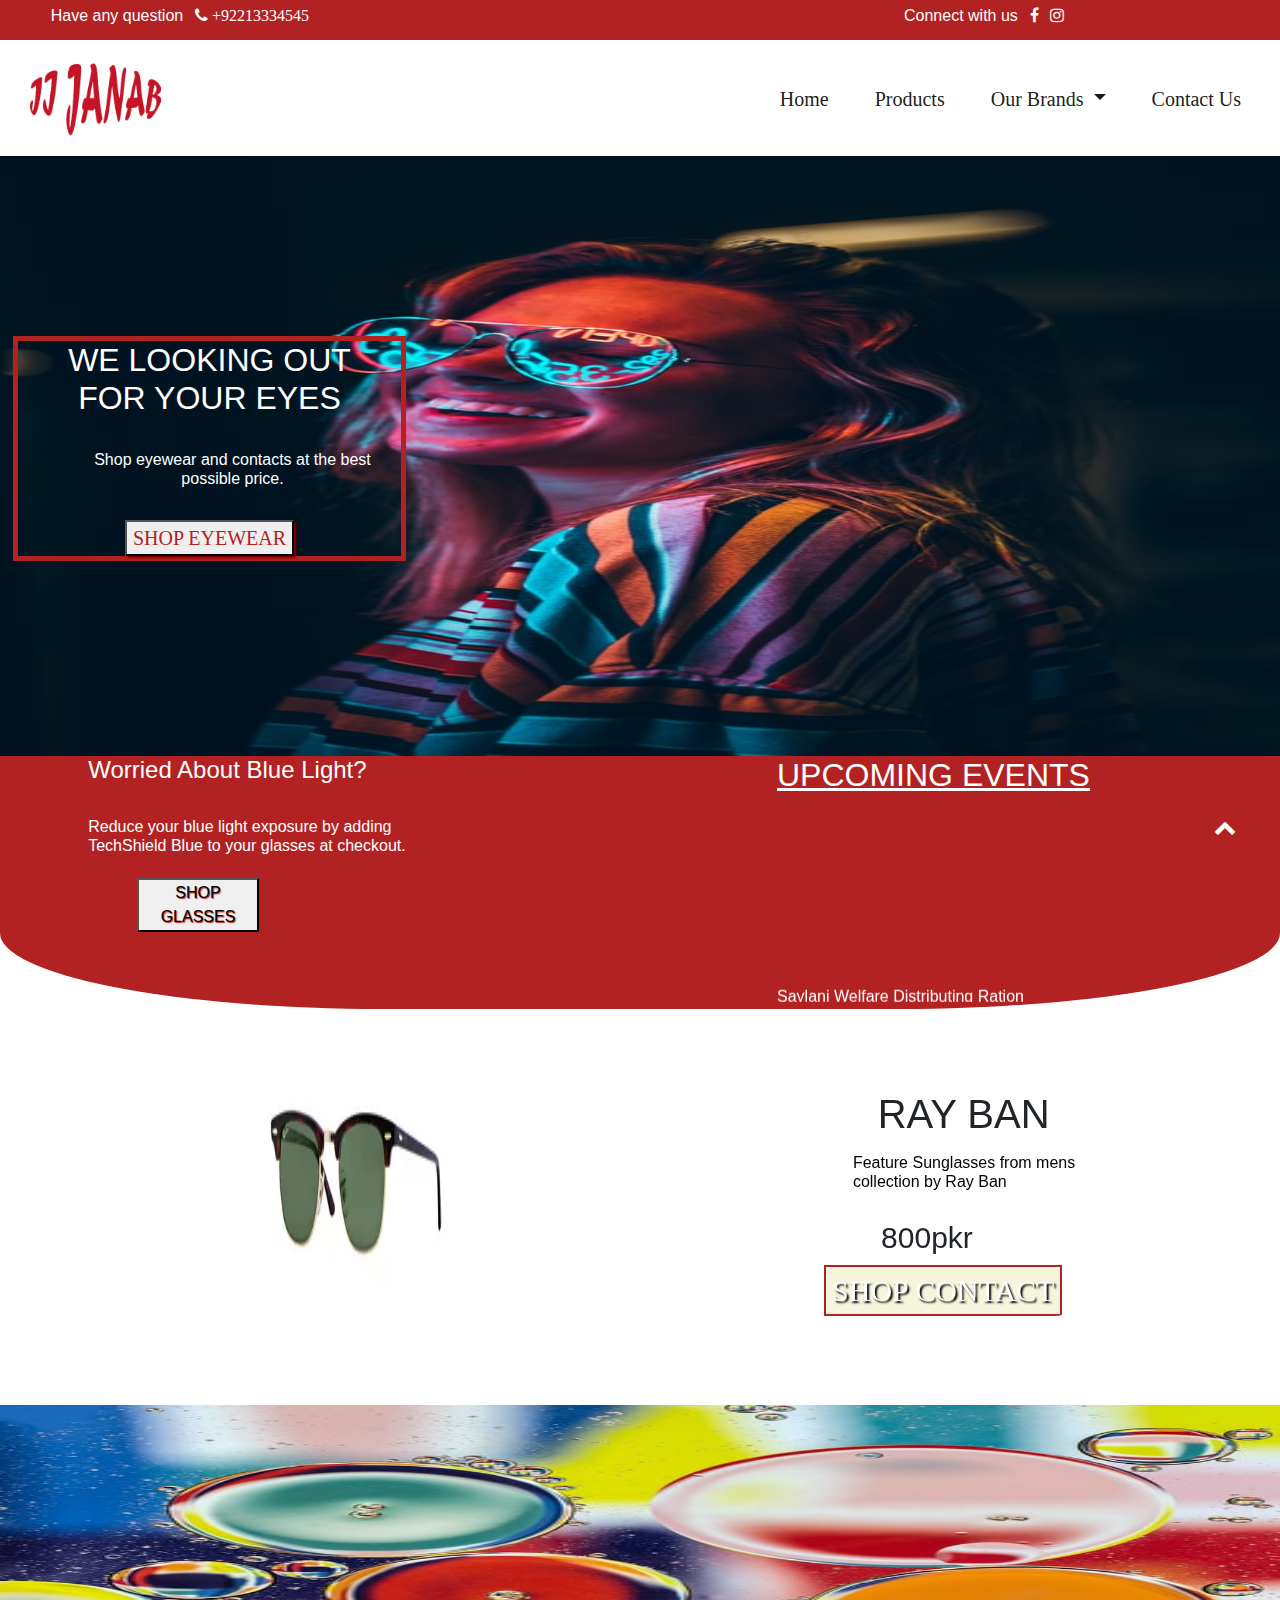
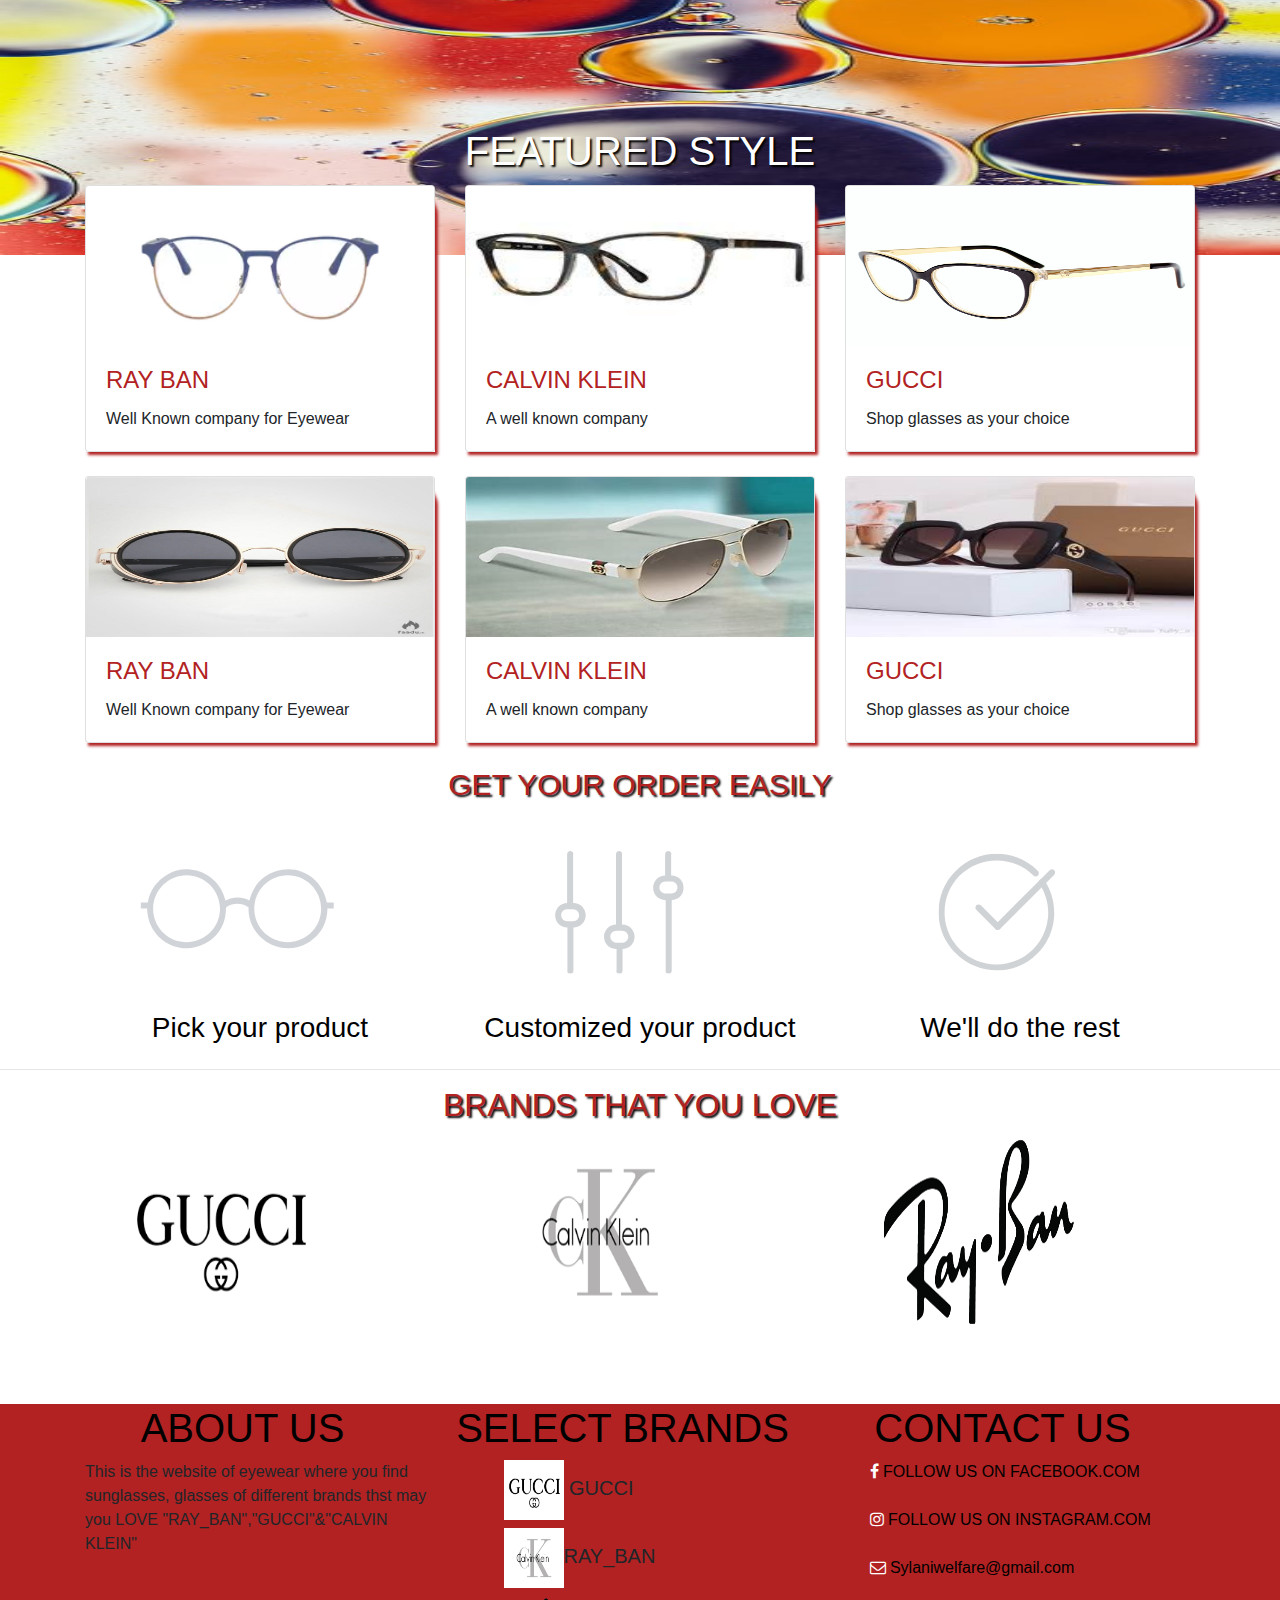
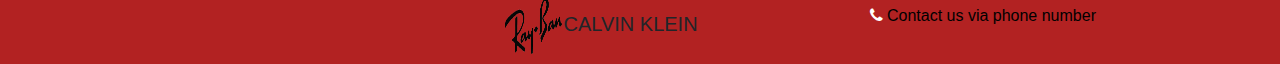
<file: public/index.html>
<!DOCTYPE html>
<html lang="en">

<head>
  <meta charset="UTF-8">
  <meta name="viewport" content="width=device-width, initial-scale=1.0">
  <meta http-equiv="X-UA-Compatible" content="ie=edge">
  <title>HOME</title>
  <link rel="stylesheet" href="style.css">
  <link rel="stylesheet" href="https://stackpath.bootstrapcdn.com/bootstrap/4.4.1/css/bootstrap.min.css" integrity="sha384-Vkoo8x4CGsO3+Hhxv8T/Q5PaXtkKtu6ug5TOeNV6gBiFeWPGFN9MuhOf23Q9Ifjh"
    crossorigin="anonymous">
  <link rel="stylesheet" href="https://cdnjs.cloudflare.com/ajax/libs/font-awesome/4.7.0/css/font-awesome.min.css">
  <link rel="stylesheet" href="https://cdnjs.cloudflare.com/ajax/libs/animate.css/4.0.0/animate.min.css" />
<link rel="stylesheet" href="mediaquery.css">
</head>

<body>
  <!-- top portion -->
  <!-- //top_portion -->
  <div class="top_portion">
    <div class="container-fluid">

      <div class="row">
        <div class="col-xs-4 col-sm-4 col-md-4 col-lg-4">
          <h6>Have any question <i class="fa fa-phone" aria-hidden="true"> +92213334545</i></h6>
        </div>
        <div class="col-xs-4 col-sm-4 col-md-4 col-lg-4">
        </div>
        <div class="col-xs-4 col-sm-4 col-md-4 col-lg-4">
          <h6>Connect with us <i class="fa fa-facebook" aria-hidden="true"></i>
            <i class="fa fa-instagram" aria-hidden="true"></i>
          </h6>
        </div>
      </div>
    </div>
  </div>
  <!-- logo -->

  <!-- navbar -->
  <div class="navbar1">
    <nav class="navbar navbar-expand-lg navbar-light">
      <a class="navbar-brand" href="#"> <img src="jijanab-removebg-preview.png" height="90px;" width="165px;"></a>
      <button class="navbar-toggler" type="button" data-toggle="collapse" data-target="#navbarSupportedContent" aria-controls="navbarSupportedContent"
        aria-expanded="false" aria-label="Toggle navigation">
        <span class="navbar-toggler-icon"></span>
      </button>

      <div class="collapse navbar-collapse" id="navbarSupportedContent">
        <ul class="navbar-nav ml-auto">
          <li class="nav-item active">
            <a class="nav-link" href="index.html">Home</a>
          </li>
          <li class="nav-item active ">
            <a class="nav-link" href="products.html">Products</a>
          </li>
          <li class="nav-item active dropdown">
            <a class="nav-link dropdown-toggle" href="#" id="navbarDropdown" role="button" data-toggle="dropdown" aria-haspopup="true"
              aria-expanded="false">
              Our Brands
            </a>
            <div class="dropdown-menu" aria-labelledby="navbarDropdown">
              <a class="dropdown-item" href="gucci.html">Gucci</a>
              <a class="dropdown-item" href="calvin_klein.html">Calvin Klein(CK)</a>
              <a class="dropdown-item" href="ray_ban.html">Ray Ban</a>
            </div>
          </li>
          <li class="nav-item active">
            <a class="nav-link " href="contactus.html">Contact Us</a>
          </li>
         
        </ul>

      </div>
    </nav>
  </div>
  <!-- carousel -->
  <div>
    <div id="carouselExampleInterval" class="carousel slide" data-ride="carousel">
      <div class="carousel-inner">
        <div class="carousel-item active" data-interval="10000">
          <img src="images1/slidera.jpg" class="d-block w-100" alt="...">
          <div class="centered">
            <h2>WE LOOKING OUT
              <BR> FOR YOUR EYES</h2><br><h6>Shop eyewear and contacts at the best possible price.</h6><br><button>SHOP EYEWEAR</button></div>
        </div>
        <!-- <div class="carousel-item" data-interval="2000">
            <img src="images1/slider2.jpg" class="d-block w-100" alt="...">
          </div>
          <div class="carousel-item">
            <img src="images1/slider3.jpg" class="d-block w-100" alt="...">
          </div>
          
          <div class="carousel-item" data-interval="2000">
            <img src="images1/slider6.png" class="d-block w-100" alt="...">
          </div> -->

      </div>
      <!-- <a class="carousel-control-prev" href="#carouselExampleInterval" role="button" data-slide="prev">
          <span class="carousel-control-prev-icon" aria-hidden="true"></span>
          <span class="sr-only">Previous</span>
        </a>
        <a class="carousel-control-next" href="#carouselExampleInterval" role="button" data-slide="next">
          <span class="carousel-control-next-icon" aria-hidden="true"></span>
          <span class="sr-only">Next</span>
        </a> -->
    </div>

  </div>

  <!-- introduction -->
  <div class="intro">
    <div class="container-fluid">

      <div class="row">
        <div class="col-xs-6 col-sm-6 col-md-6 col-lg-6">
          <h4>Worried About Blue Light?</h4>
          <br>
          <h6>Reduce your blue light exposure by adding<br> TechShield Blue to your glasses at checkout.</h6>

          <button class="animate__animated animate__zoomIn  animation__mymove 5s infinite">SHOP GLASSES</button>
        </div>
        <br>
        <div class="col-xs-6 col-sm-6 col-md-6 col-lg-6">
          <h2><u>UPCOMING EVENTS</u></h2>
          <marquee direction="up" width="250" height="200" scrollamount="2" onmouseover="this.stop();" onmouseout="this.start();">
            Saylani Welfare Distributing Ration &amp; Clothes to affected people of Balochistan .<a href="https://www.facebook.com/saylaniwelfare/posts/3164679946891260?__tn__=-R"
              style="color: blue">More Details</a> <br><br> Entry Test Accouncement (Graphic Designing &amp; Video Editing/Animation
            Course) On Sunday 3rd March 2019 @ 11:00Am Vanue: 4rh Floor, Saylani Welfare International Trust HeadOffice Bahadurabad
            .<a href="https://www.facebook.com/saylaniwelfare/photos/a.258515937507690/3152781434747778/?type=3&amp;theater>"
              style="color: blue">More Details</a> <br><br> Dr Jamil Ahmed (Additional Inspector General of Police) &amp; Atiqmir
            Visit Saylani Welfare International Trust, Saylani Mass I.T. Training .<a href="https://www.facebook.com/saylaniwelfare/posts/3124996217526300?__xts__[0]=68.[base64]&amp;__tn__=-R>"
              style="color: blue">More Details</a> <br><br> PIAIC Entrance Exam Merit Ranking List Announced.<a href="https://mail.saylaniwelfare.com/result"
              style="color: blue">More Details</a> <br><br> President of Pakistan (Dr. Arif Alvi) Visited Saylani Welfare International
            Trust HeadOffice Karachi. <a href="https://www.facebook.com/saylaniwelfare/posts/3135103563182232?__xts__[0]=68.[base64]&amp;__tn__=-R>"
              style="color: blue">More Details</a>
          </marquee>
        </div>
      </div>

    </div>
  </div>
  <br>
  <!-- carouselframes -->
  <div class="carouselframes">

    <div id="carouselExampleControls" class="carousel slide" data-ride="carousel">
      <div class="carousel-inner">
        <div class="carousel-item active">
          <img src="images1/rb6.webp" class="d-block w-35" alt="...">

          <h1  style="margin-right: 18%;">RAY BAN</h1>
          <br>
          <h6>Feature Sunglasses from mens <br>collection by Ray Ban</h6>
          <br>
          <p>800pkr</p>
          <br>
          <button>SHOP CONTACT</button>
        </div>
        <div class="carousel-item">
          <img src="images1/ck9.jpg" class="d-block w-35 " alt="...">
        
          <h1>CALVIN KLEIN</h1>
          <br>
          <h6>Feature Sunglasses from mens <br>collection by Calvin Klein</h6>
          <br>
          <p>800pkr</p>
          <br>
          <button>SHOP CONTACT</button>
        </div>
        <div class="carousel-item">
          <img src="images1/ck3.jpeg" class="d-block w-35 " alt="...">
        
          <h1  style="margin-right: 20%;">GUCCI</h1>
          <br>
          <h6>Feature Sunglasses from womens <br>collection by Gucci</h6>
          <br>
          <p>800pkr</p>
          <br>
          <button>SHOP CONTACT</button>
        
        </div>
      </div>
      <a class="carousel-control-prev" href="#carouselExampleControls" role="button" data-slide="prev">
        <span class="carousel-control-prev-icon" aria-hidden="true"></span>
        <span class="sr-only">Previous</span>
      </a>
      <a class="carousel-control-next" href="#carouselExampleControls" role="button" data-slide="next">
        <span class="carousel-control-next-icon" aria-hidden="true"></span>
        <span class="sr-only">Next</span>
      </a>
    </div>
  </div>
  <!-- background -->
  <div class="bg">
    <img src="images1/bg.jpg">
    <h1>FEATURED STYLE</h1>
  </div>
  <!-- our products -->

  <div class="products">

    <div class="container">

      <div class="row">
        <div class="col-xs-4 col-sm-4 col-md-4 col-lg-4">
          <div class="card-group">
            <div class="card">
              <img class="card-img-top" src="images1/rb5.webp" data-src="holder.js/100x180/" alt="Card image cap">
              <div class="card-body">
                <h4 class="card-title">RAY BAN</h4>
                <p class="card-text"> Well Known company for Eyewear</p>
              </div>
            </div>
          </div>
        </div>


        <div class="col-xs-4 col-sm-4 col-md-4 col-lg-4">
          <div class="card-group">
            <div class="card">
              <img class="card-img-top" src="images1/ck6.jpg" data-src="holder.js/100x180/" alt="Card image cap">
              <div class="card-body">
                <h4 class="card-title">CALVIN KLEIN</h4>
                <p class="card-text">A well known company</p>
              </div>
            </div>
          </div>
        </div>


        <div class="col-xs-4 col-sm-4 col-md-4 col-lg-4">
          <div class="card-group">
            <div class="card">
              <img class="card-img-top" src="images1/g2.jpg" data-src="holder.js/100x180/" alt="Card image cap">
              <div class="card-body">
                <h4 class="card-title">GUCCI</h4>
                <p class="card-text">Shop glasses as your choice</p>
              </div>
            </div>
          </div>
        </div>

      </div>
      <br>
      <div class="row">
        <div class="col-xs-4 col-sm-4 col-md-4 col-lg-4">
          <div class="card-group">
            <div class="card">
              <img class="card-img-top" src="images1/ck2.jpg" data-src="holder.js/100x180/" alt="Card image cap">
              <div class="card-body">
                <h4 class="card-title">RAY BAN</h4>
                <p class="card-text"> Well Known company for Eyewear</p>
              </div>
            </div>
          </div>
        </div>


        <div class="col-xs-4 col-sm-4 col-md-4 col-lg-4">
          <div class="card-group">
            <div class="card">
              <img class="card-img-top" src="images1/g1.png" data-src="holder.js/100x180/" alt="Card image cap">
              <div class="card-body">
                <h4 class="card-title">CALVIN KLEIN</h4>
                <p class="card-text">A well known company</p>
              </div>
            </div>
          </div>
        </div>
        <div class="col-xs-4 col-sm-4 col-md-4 col-lg-4">
          <div class="card-group">
            <div class="card">
              <img class="card-img-top" src="images1/i3.jpg" data-src="holder.js/100x180/" alt="Card image cap">
              <div class="card-body">
                <h4 class="card-title">GUCCI</h4>
                <p class="card-text">Shop glasses as your choice</p>
              </div>
            </div>
          </div>
        </div>
      </div>
    </div>
  </div>
  <br>
  <!-- orderdetails -->
  <div class="container">

    <div class="order_details">
      <h2>GET YOUR ORDER EASILY</h2>
      <div class="row">
        <div class="col-xs-4 col-sm-4 col-md-4 col-lg-4">
          <img src="images1/pick.svg">
          <h3>Pick your product</h3>
        </div>
        <div class="col-xs-4 col-sm-4 col-md-4 col-lg-4">
          <img src="images1/customizes.svg">
          <H3>Customized your product</H3>
        </div>
        <div class="col-xs-4 col-sm-4 col-md-4 col-lg-4">
          <img src="images1/rest.svg">
          <H3>We'll do the rest</H3>
        </div>
      </div>

    </div>
  </div>
  <hr>
<!-- brands -->
<div class="brands">
<div class="container">
  <h2>BRANDS THAT YOU LOVE</h2>
  <div class="row">
    <div class="col-xs-4 col-sm-4 col-md-4 col-lg-4">
      <img src="images1/logo 2.png">
    </div>
    <div class="col-xs-4 col-sm-4 col-md-4 col-lg-4">
      <img src="images1/logo 3.png">
    </div>
    <div class="col-xs-4 col-sm-4 col-md-4 col-lg-4">
      <img src="images1/35367-3-ray-ban-logo-image.png">
    </div>
  </div>
</div>
</div>
<br>
<br>
<br>
<!-- footer -->
<div class="footer">
<div class="container">
  
  <div class="row">
    <div class="col-xs-4 col-sm-4 col-md-4 col-lg-4">
      <h1>ABOUT US</h1>
      <p>This is the website of eyewear where you find sunglasses, glasses of different brands thst may you LOVE
        "RAY_BAN","GUCCI"&"CALVIN KLEIN"
      </p>
    </div>
    <div class="col-xs-4 col-sm-4 col-md-4 col-lg-4">
     <h1>SELECT BRANDS</h1>
     <h5> <img src="images1/logo 2.png"> GUCCI</h5>
    <h5><img src="images1/logo 3.png">RAY_BAN</h5>
  <h5> <img src="images1/35367-3-ray-ban-logo-image.png">CALVIN KLEIN</h5>  
  </div>
    <div class="col-xs-4 col-sm-4 col-md-4 col-lg-4">
      <h1>CONTACT US</h1>
      <a href="https://www.facebook.com/"><i class="fa fa-facebook" aria-hidden="true"> </i> FOLLOW US ON FACEBOOK.COM
       </a>
       <br><br>
      <a href="https://www.instagram.com/"> <i class="fa fa-instagram" aria-hidden="true"> </i> FOLLOW US ON INSTAGRAM.COM</a>
      <br><br>
      <a href="https://www.gmail.com/"><i class="fa fa-envelope-o" aria-hidden="true"></i> Sylaniwelfare@gmail.com</a>
      <br>
      <br>
      <a href="#"><i class="fa fa-phone" aria-hidden="true"></i> Contact us via phone number</a>
    </div>
  </div>
  
</div>






</div>
<!-- up_button -->

<a href="#">
  <p id="button"><i class="fa fa-chevron-up"></i></p>
</a>


  <script src="https://code.jquery.com/jquery-3.4.1.slim.min.js" integrity="sha384-J6qa4849blE2+poT4WnyKhv5vZF5SrPo0iEjwBvKU7imGFAV0wwj1yYfoRSJoZ+n"
    crossorigin="anonymous"></script>
  <script src="https://stackpath.bootstrapcdn.com/bootstrap/4.4.1/js/bootstrap.min.js" integrity="sha384-wfSDF2E50Y2D1uUdj0O3uMBJnjuUD4Ih7YwaYd1iqfktj0Uod8GCExl3Og8ifwB6"
    crossorigin="anonymous"></script>
  <script src="https://cdn.jsdelivr.net/npm/popper.js@1.16.0/dist/umd/popper.min.js" integrity="sha384-Q6E9RHvbIyZFJoft+2mJbHaEWldlvI9IOYy5n3zV9zzTtmI3UksdQRVvoxMfooAo"
    crossorigin="anonymous"></script>
</body>

</html>
</file>
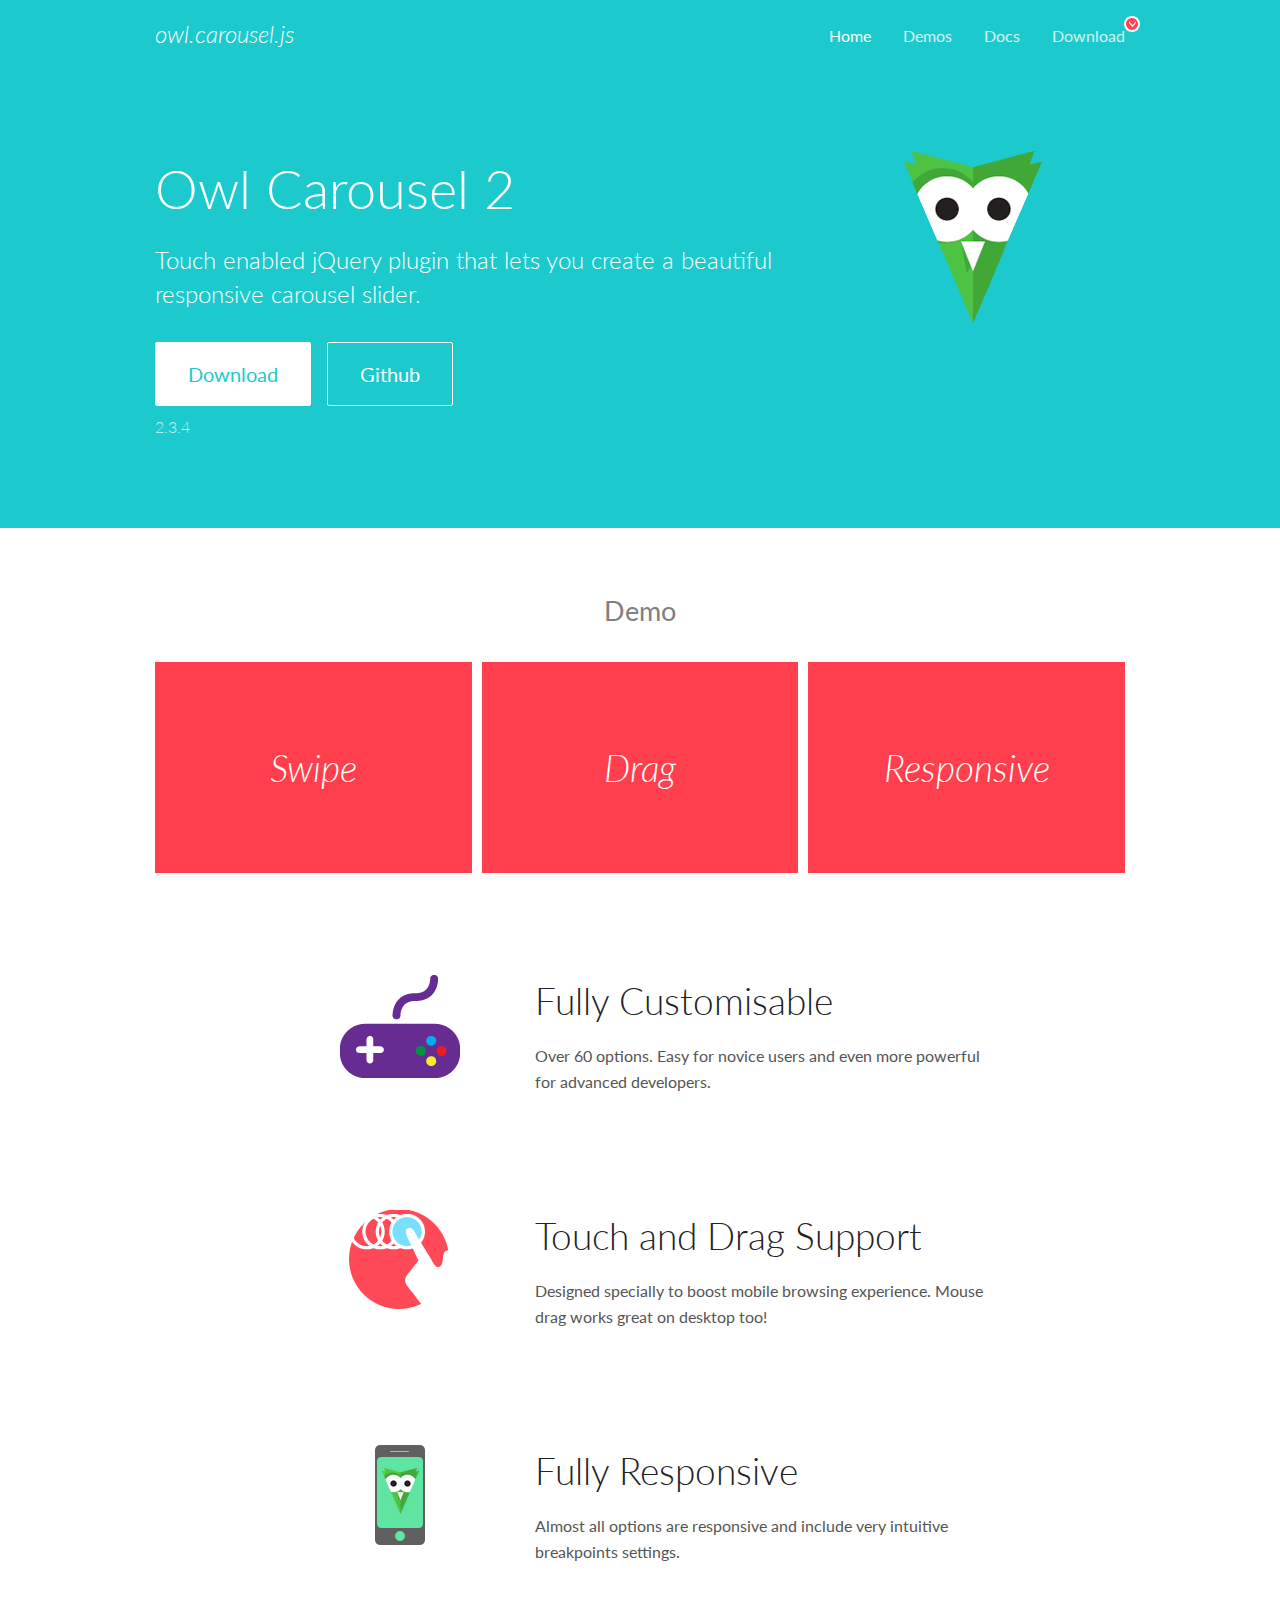
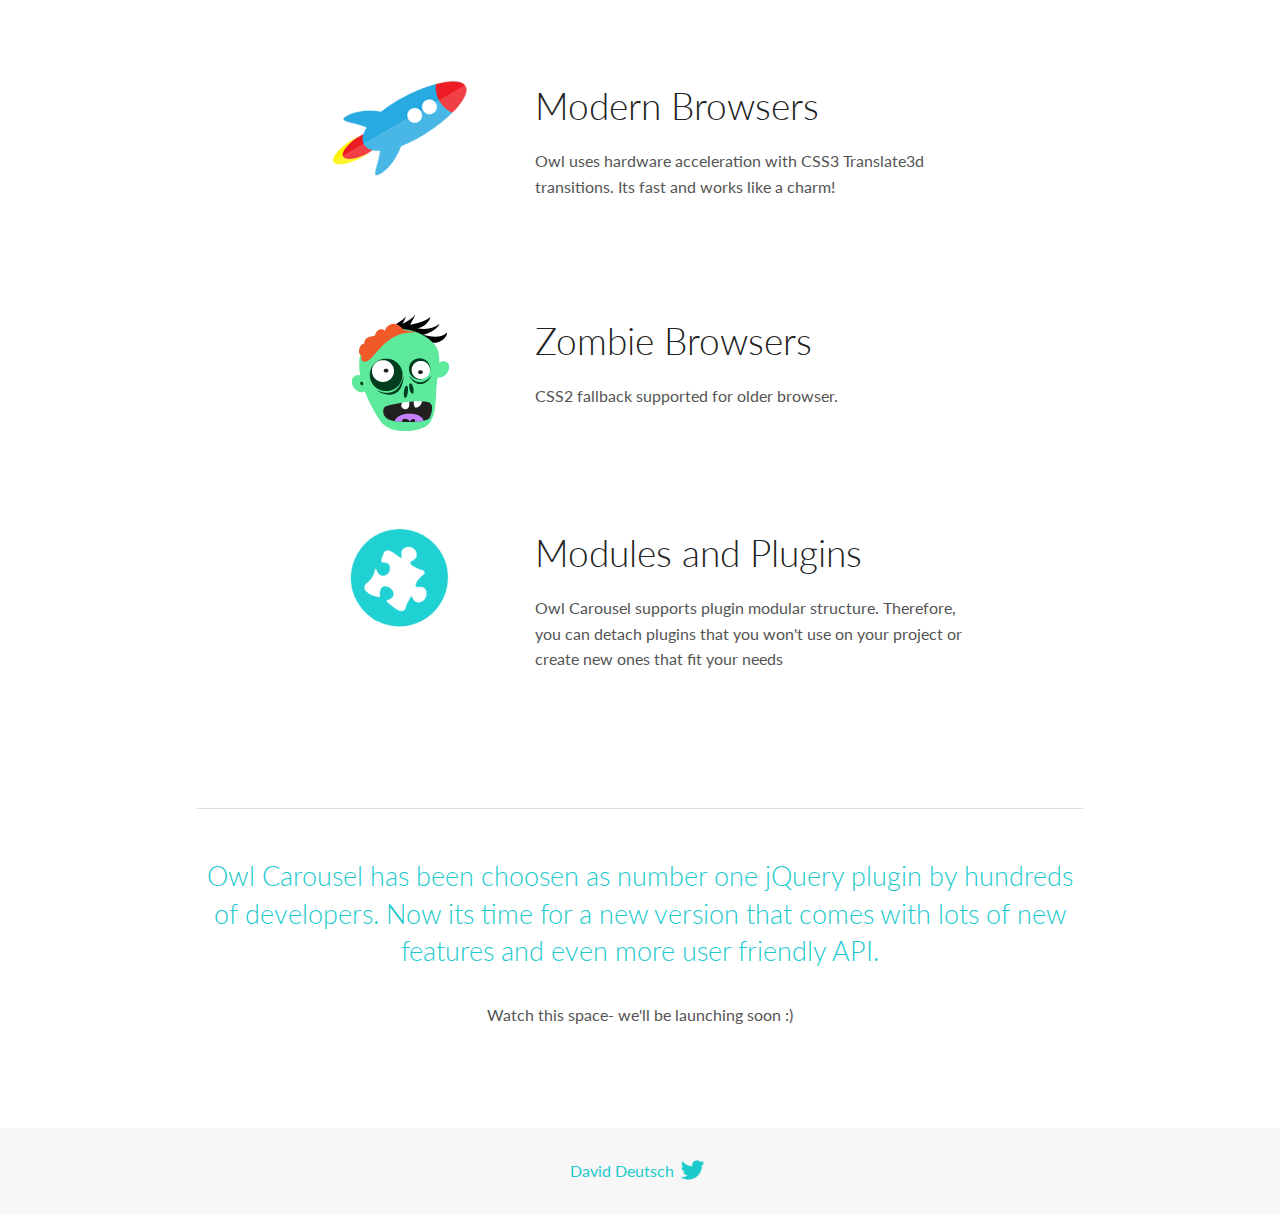
<file: public/OwlCarousel2-2.3.4/docs/index.html>
<!DOCTYPE html>
<html lang="en">
  <head>

    <!-- head -->
    <meta charset="utf-8">
    <meta name="msapplication-tap-highlight" content="no" />
    <meta name="viewport" content="width=device-width, initial-scale=1.0" />
    <meta name="description" content="Touch enabled jQuery plugin that lets you create beautiful responsive carousel slider.">
    <meta name="author" content="David Deutsch">
    <title>
      Home | Owl Carousel | 2.3.4
    </title>

    <!-- Stylesheets -->
    <link href='https://fonts.googleapis.com/css?family=Lato:300,400,700,400italic,300italic' rel='stylesheet' type='text/css'>
    <link rel="stylesheet" href="assets/css/docs.theme.min.css">

    <!-- Owl Stylesheets -->
    <link rel="stylesheet" href="assets/owlcarousel/assets/owl.carousel.min.css">
    <link rel="stylesheet" href="assets/owlcarousel/assets/owl.theme.default.min.css">

    <!-- HTML5 shim and Respond.js IE8 support of HTML5 elements and media queries -->

    <!--[if lt IE 9]>
      <script src="https://oss.maxcdn.com/libs/html5shiv/3.7.0/html5shiv.js"></script>
      <script src="https://oss.maxcdn.com/libs/respond.js/1.3.0/respond.min.js"></script>
    <![endif]-->

    <!-- Favicons -->
    <link rel="apple-touch-icon-precomposed" sizes="144x144" href="assets/ico/apple-touch-icon-144-precomposed.png">
    <link rel="shortcut icon" href="assets/ico/favicon.png">
    <link rel="shortcut icon" href="favicon.ico">

    <!-- Yeah i know js should not be in header. Its required for demos.-->

    <!-- javascript -->
    <script src="assets/vendors/jquery.min.js"></script>
    <script src="assets/owlcarousel/owl.carousel.js"></script>
  </head>
  <body>

    <!-- header -->
    <header class="header">
      <div class="row">
        <div class="large-12 columns">
          <div class="brand left">
            <h3>
              <a href="/OwlCarousel2/">owl.carousel.js</a> 
            </h3>
          </div>
          <a id="toggle-nav" class="right">
            <span></span> <span></span> <span></span> 
          </a> 
          <div class="nav-bar">
            <ul class="clearfix">
              <li class="active">
                <a href="/OwlCarousel2/index.html">Home</a> 
              </li>
              <li> <a href="/OwlCarousel2/demos/demos.html">Demos</a>  </li>
              <li> <a href="/OwlCarousel2/docs/started-welcome.html">Docs</a>  </li>
              <li>
                <a href="https://github.com/OwlCarousel2/OwlCarousel2/archive/2.3.4.zip">Download</a> 
                <span class="download"></span> 
              </li>
            </ul>
          </div>
        </div>
      </div>
    </header>

    <!-- home panel -->
    <section id="hero">
      <div class="row">
        <div class="large-8 medium-8 columns">
          <h1>Owl Carousel 2</h1>
          <h4>Touch enabled jQuery plugin that lets you create a beautiful responsive carousel slider.</h4>
          <a href="https://github.com/OwlCarousel2/OwlCarousel2/archive/2.3.4.zip" class="hero-button">Download</a> 
          <a href="https://github.com/OwlCarousel2/OwlCarousel2" class="hero-button outline">Github</a> 
          <p>2.3.4</p>
        </div>
        <div class="large-4 medium-4 columns">
          <img class="owl-logo" src="assets/img/owl-logo.png" alt="mr. Owl">
        </div>
      </div>
    </section>

    <!-- body -->
    <div class="home-demo">
      <div class="row">
        <div class="large-12 columns">
          <h3>Demo</h3>
          <div class="owl-carousel">
            <div class="item">
              <h2>Swipe</h2>
            </div>
            <div class="item">
              <h2>Drag</h2>
            </div>
            <div class="item">
              <h2>Responsive</h2>
            </div>
            <div class="item">
              <h2>CSS3</h2>
            </div>
            <div class="item">
              <h2>Fast</h2>
            </div>
            <div class="item">
              <h2>Easy</h2>
            </div>
            <div class="item">
              <h2>Free</h2>
            </div>
            <div class="item">
              <h2>Upgradable</h2>
            </div>
            <div class="item">
              <h2>Tons of options</h2>
            </div>
            <div class="item">
              <h2>Infinity</h2>
            </div>
            <div class="item">
              <h2>Auto Width</h2>
            </div>
          </div>
        </div>
      </div>
    </div>
    <script>
      var owl = $('.owl-carousel');
      owl.owlCarousel({
        margin: 10,
        loop: true,
        responsive: {
          0: {
            items: 1
          },
          600: {
            items: 2
          },
          1000: {
            items: 3
          }
        }
      })
    </script>

    <!-- features -->
    <div id="features">
      <div class="row">
        <div class="small-12 medium-9 small-centered columns">
          <section class="row feature">
            <div class="medium-4 small-12 columns">
              <img src="assets/img/feature-options.png" alt="">
            </div>
            <div class="medium-8 small-12 columns">
              <h2>Fully Customisable</h2>
              <p>Over 60 options. Easy for novice users and even more powerful for advanced developers.</p>
            </div>
          </section>
          <section class="row feature">
            <div class="medium-4 small-12 columns">
              <img src="assets/img/feature-drag.png" alt="">
            </div>
            <div class="medium-8 small-12 columns">
              <h2>Touch and Drag Support</h2>
              <p>Designed specially to boost mobile browsing experience. Mouse drag works great on desktop too!</p>
            </div>
          </section>
          <section class="row feature">
            <div class="medium-4 small-12 columns">
              <img src="assets/img/feature-responsive.png" alt="">
            </div>
            <div class="medium-8 small-12 columns">
              <h2>Fully Responsive</h2>
              <p>Almost all options are responsive and include very intuitive breakpoints settings.</p>
            </div>
          </section>
          <section class="row feature">
            <div class="medium-4 small-12 columns">
              <img src="assets/img/feature-modern.png" alt="">
            </div>
            <div class="medium-8 small-12 columns">
              <h2>Modern Browsers</h2>
              <p>Owl uses hardware acceleration with CSS3 Translate3d transitions. Its fast and works like a charm! </p>
            </div>
          </section>
          <section class="row feature">
            <div class="medium-4 small-12 columns">
              <img src="assets/img/feature-zombie.png" alt="">
            </div>
            <div class="medium-8 small-12 columns">
              <h2>Zombie Browsers</h2>
              <p>CSS2 fallback supported for older browser.</p>
            </div>
          </section>
          <section class="row feature">
            <div class="medium-4 small-12 columns">
              <img src="assets/img/feature-module.png" alt="">
            </div>
            <div class="medium-8 small-12 columns">
              <h2>Modules and Plugins</h2>
              <p>Owl Carousel supports plugin modular structure. Therefore, you can detach plugins that you won&#x27;t use on your project or create new ones that fit your needs</p>
            </div>
          </section>
        </div>
      </div>
    </div>

    <!-- footer -->
    <section id="teaser-text">
      <div class="row">
        <div class="small-12 medium-11 small-centered columns">
          <hr>
          <h3 id="owl-carousel-has-been-choosen-as-number-one-jquery-plugin-by-hundreds-of-developers-now-its-time-for-a-new-version-that-comes-with-lots-of-new-features-and-even-more-user-friendly-api-">Owl Carousel has been choosen as number one jQuery plugin by hundreds of developers. Now its time for a new version that comes with lots of new features and even more user friendly API.</h3>
          <p>Watch this space- we&#39;ll be launching soon :)</p>
        </div>
      </div>
    </section>

    <!-- footer -->
    <footer class="footer">
      <div class="row">
        <div class="large-12 columns">
          <h5>
            <a href="/OwlCarousel2/docs/support-contact.html">David Deutsch</a> 
            <a id="custom-tweet-button" href="https://twitter.com/share?url=https://github.com/OwlCarousel2/OwlCarousel2&text=Owl Carousel - This is so awesome! " target="_blank"></a> 
          </h5>
        </div>
      </div>
    </footer>

    <!-- vendors -->
    <script src="assets/vendors/highlight.js"></script>
    <script src="assets/js/app.js"></script>
  </body>
</html>
</file>
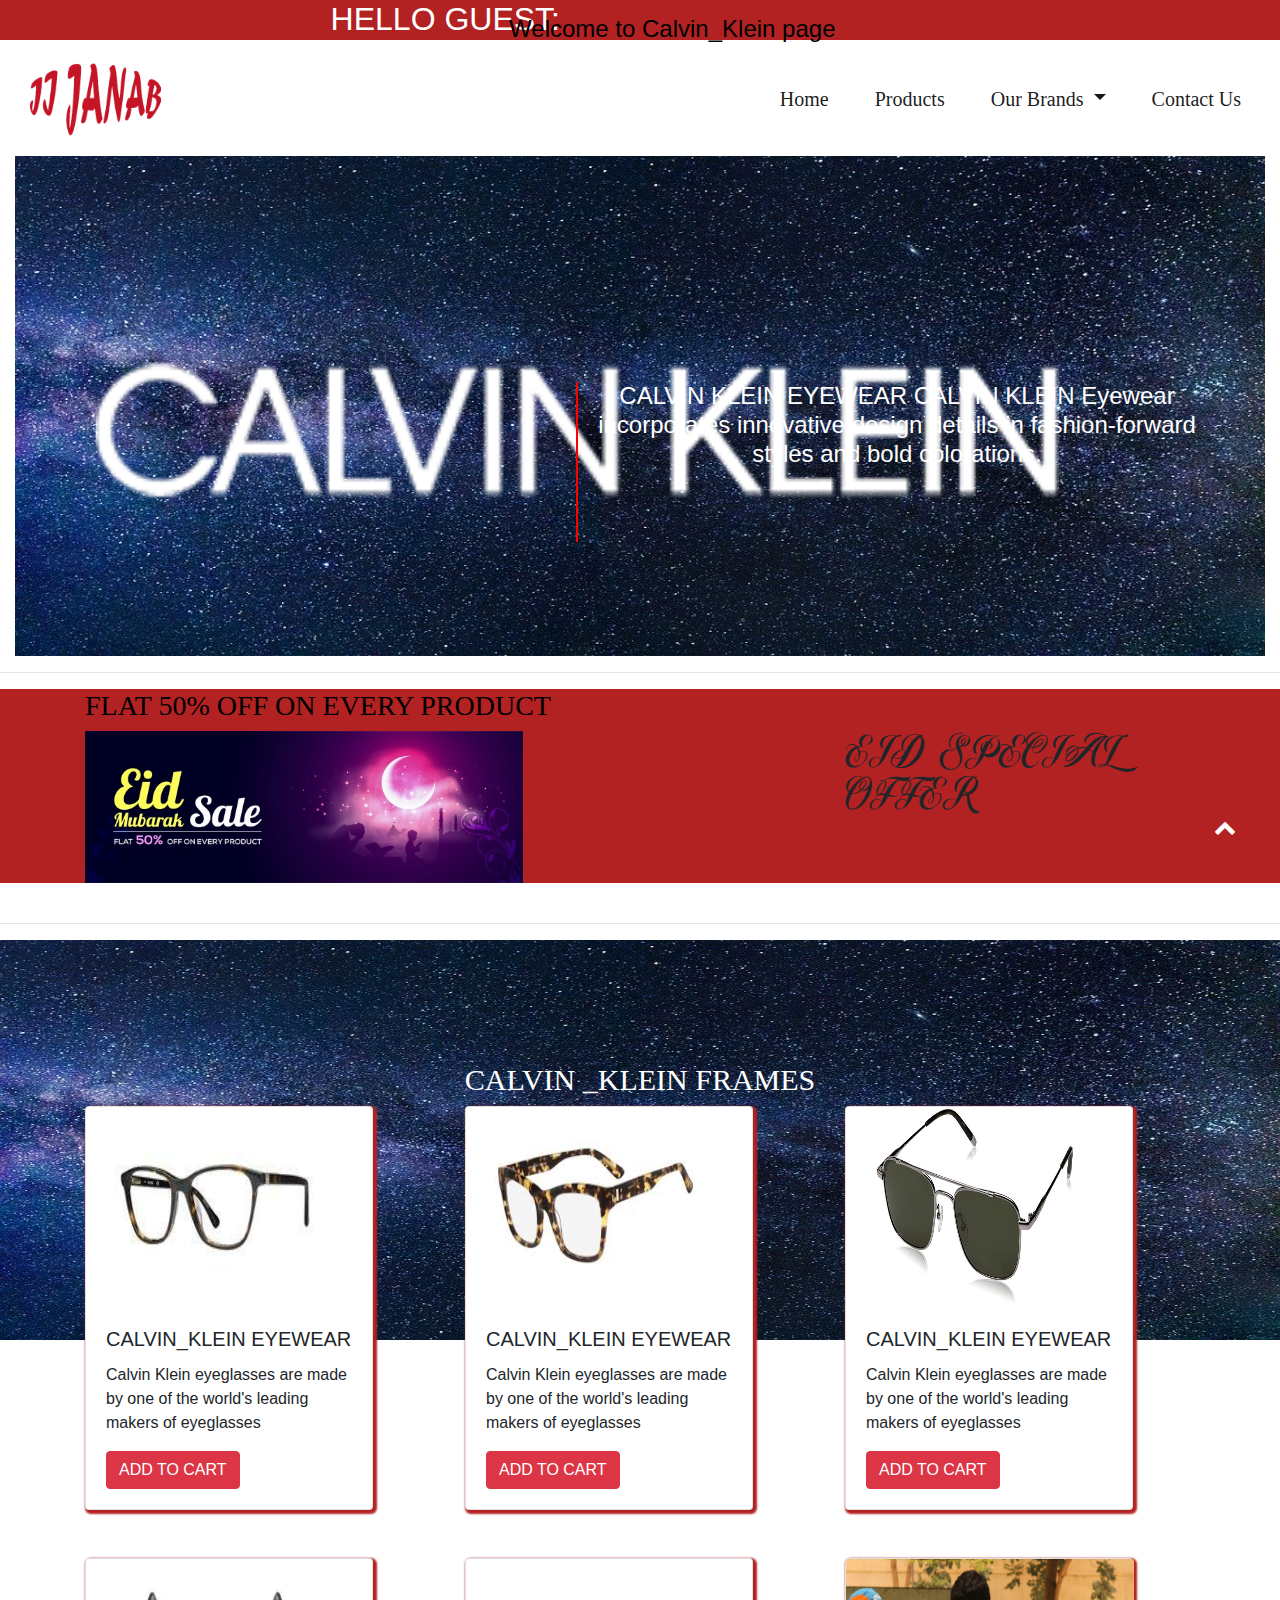
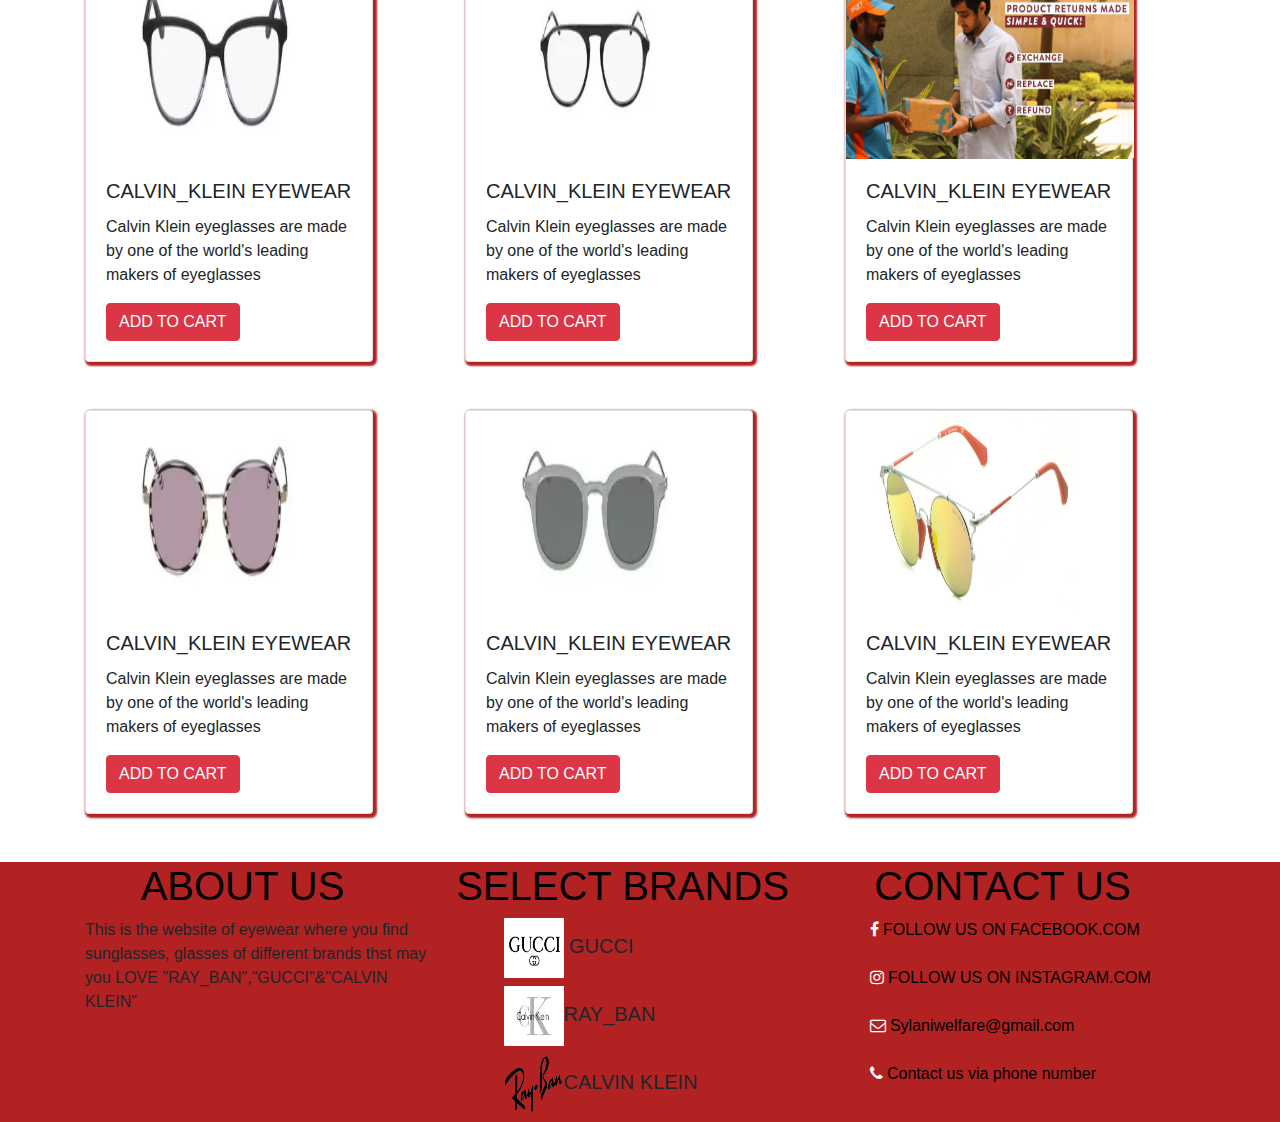
<file: public/calvin_klein.html>
<!DOCTYPE html>
<html lang="en">
<head>
    <meta charset="UTF-8">
    <meta name="viewport" content="width=device-width, initial-scale=1.0">
    <meta http-equiv="X-UA-Compatible" content="ie=edge">
    <title>CALVIN_KLEIN</title>
    <link rel="stylesheet" href="calvin_klein.css">
    <link rel="stylesheet" href="https://stackpath.bootstrapcdn.com/bootstrap/4.4.1/css/bootstrap.min.css" integrity="sha384-Vkoo8x4CGsO3+Hhxv8T/Q5PaXtkKtu6ug5TOeNV6gBiFeWPGFN9MuhOf23Q9Ifjh"
    crossorigin="anonymous">
  <link rel="stylesheet" href="https://cdnjs.cloudflare.com/ajax/libs/font-awesome/4.7.0/css/font-awesome.min.css">
  <link rel="stylesheet" href="https://cdnjs.cloudflare.com/ajax/libs/animate.css/4.0.0/animate.min.css" />
  <link rel="stylesheet" href="brandsmediaquery.css">
</head>
<body>
     <!-- top portion -->
  <!-- //top_portion -->
  <div class="top_portion">
    <div class="container-fluid">

      <div class="row">
        <div class="col-xs-4 col-sm-4 col-md-4 col-lg-4">
         
        </div>
        <div class="col-xs-4 col-sm-4 col-md-4 col-lg-4">
            <h2>HELLO GUEST:
                <h4>Welcome to Calvin_Klein page</h4>
            </h2>
        </div>
        <div class="col-xs-4 col-sm-4 col-md-4 col-lg-4">
         
        </div>
      </div>
    </div>
  </div>
  <!-- logo -->

  <!-- navbar -->
  <div class="navbar1">
    <nav class="navbar navbar-expand-lg navbar-light">
      <a class="navbar-brand" href="#"> <img src="jijanab-removebg-preview.png" height="90px;" width="165px;"></a>
      <button class="navbar-toggler" type="button" data-toggle="collapse" data-target="#navbarSupportedContent" aria-controls="navbarSupportedContent"
        aria-expanded="false" aria-label="Toggle navigation">
        <span class="navbar-toggler-icon"></span>
      </button>

      <div class="collapse navbar-collapse" id="navbarSupportedContent">
        <ul class="navbar-nav ml-auto">
          <li class="nav-item active">
            <a class="nav-link" href="index.html">Home</a>
          </li>
          <li class="nav-item active ">
            <a class="nav-link" href="products.html">Products</a>
          </li>
          <li class="nav-item active dropdown">
            <a class="nav-link dropdown-toggle" href="#" id="navbarDropdown" role="button" data-toggle="dropdown" aria-haspopup="true"
              aria-expanded="false">
              Our Brands
            </a>
            <div class="dropdown-menu" aria-labelledby="navbarDropdown">
              <a class="dropdown-item" href="gucci.html">Gucci</a>
              <a class="dropdown-item" href="calvin_klein.html">Calvin Klein(CK)</a>
              <a class="dropdown-item" href="ray_ban.html">Ray Ban</a>
            </div>
          </li>
          <li class="nav-item active">
            <a class="nav-link " href="contactus.html">Contact Us</a>
          </li> 
        </ul>

      </div>
    </nav>
  </div>
<!-- intro -->
<div class="container-fluid">
<div class="intro">
<div class="row">
    <div class="col-xs-12 col-sm-12 col-md-12 col-lg-12">
      
      
        <img src="images1/bgc_k.jpg">
        <div class="left_side">
                <h4>
                   <img src="images1/Calvin_Klein_Logo.png">
                </h4>
                </div>
               <div class="centered">
                        <h4>
                            CALVIN KLEIN EYEWEAR
                            CALVIN KLEIN Eyewear incorporates innovative design details in fashion-forward styles and bold colorations.
                       
                       
                        </h4>
                        </div>      
       
    </div>
</div>
</div>
</div>
<hr>
<!-- eidsale -->
<div class="eidsale">
    <div class="container">
        <h3>FLAT 50% OFF ON EVERY PRODUCT</h3>
   
    <div class="row">
        <div class="col-xs-4 col-sm-4 col-md-4 col-lg-4">
           <img src="images1/eidspecialsale.jpg">
        </div>
        <div class="col-xs-4 col-sm-4 col-md-4 col-lg-4">
            
            </div>
            <div class="col-xs-4 col-sm-4 col-md-4 col-lg-4">
                    <h1 >EID&nbsp; SPECIAL&nbsp;&nbsp;  OFFER</h1>
                </div>
    </div>
</div>

</div>
<br>
<hr>
<!-- cards -->
<div class="frames">
    <img src="images1/bgc_k.jpg">
    
    
    
<div class="container">
    <h4>CALVIN
        _KLEIN FRAMES
      </h4>
   <div class="row">
       <div class="col-xs-4 col-sm-4 col-md-4 col-lg-4">
            <div class="card" style="width: 18rem;">
                    <img src="images1/ck6.jpg" class="card-img-top" alt="...">
                    <div class="card-body">
                      <h5 class="card-title">CALVIN_KLEIN EYEWEAR</h5>
                      <p class="card-text">Calvin Klein eyeglasses are made by one of the world's leading makers of eyeglasses</p>
                      <a href="#" class="btn btn-danger">ADD TO CART</a>
                    </div>
                  </div>
       </div>
       <div class="col-xs-4 col-sm-4 col-md-4 col-lg-4">
            <div class="card" style="width: 18rem;">
                    <img src="images1/ck7.jpg" class="card-img-top" alt="...">
                    <div class="card-body">
                      <h5 class="card-title">CALVIN_KLEIN EYEWEAR</h5>
                      <p class="card-text">Calvin Klein eyeglasses are made by one of the world's leading makers of eyeglasses</p>
                      <a href="#" class="btn btn-danger">ADD TO CART</a>
                    </div>
                  </div>
       </div>
       <div class="col-xs-4 col-sm-4 col-md-4 col-lg-4">
            <div class="card" style="width: 18rem;">
                    <img src="images1/ck9.jpg" class="card-img-top" alt="...">
                    <div class="card-body">
                      <h5 class="card-title">CALVIN_KLEIN EYEWEAR</h5>
                      <p class="card-text">Calvin Klein eyeglasses are made by one of the world's leading makers of eyeglasses</p>
                      <a href="#" class="btn btn-danger">ADD TO CART</a>
                    </div>
                  </div>
       </div>
   </div>
   <br>
   <br>
   <!-- second row -->
   <div class="row">
      <div class="col-xs-4 col-sm-4 col-md-4 col-lg-4">
           <div class="card" style="width: 18rem;">
                   <img src="images1/b23.webp" class="card-img-top" alt="...">
                   <div class="card-body">
                     <h5 class="card-title">CALVIN_KLEIN EYEWEAR</h5>
                     <p class="card-text">Calvin Klein eyeglasses are made by one of the world's leading makers of eyeglasses</p>
                     <a href="#" class="btn btn-danger">ADD TO CART</a>
                   </div>
                 </div>
      </div>
      <div class="col-xs-4 col-sm-4 col-md-4 col-lg-4">
           <div class="card" style="width: 18rem;">
                   <img src="images1/b25.webp" class="card-img-top" alt="...">
                   <div class="card-body">
                     <h5 class="card-title">CALVIN_KLEIN EYEWEAR</h5>
                     <p class="card-text">Calvin Klein eyeglasses are made by one of the world's leading makers of eyeglasses</p>
                     <a href="#" class="btn btn-danger">ADD TO CART</a>
                   </div>
                 </div>
      </div>
      <div class="col-xs-4 col-sm-4 col-md-4 col-lg-4">
           <div class="card" style="width: 18rem;">
                   <img style="width: 288px;margin-left: 0%;" src="images1/exchange.jpg" class="card-img-top" alt="...">
                   <div class="card-body">
                     <h5 class="card-title">CALVIN_KLEIN EYEWEAR</h5>
                     <p class="card-text">Calvin Klein eyeglasses are made by one of the world's leading makers of eyeglasses</p>
                     <a href="#" class="btn btn-danger">ADD TO CART</a>
                   </div>
                 </div>
      </div>
  </div>
  <br><br>
  <!-- third row -->
  <div class="row">
      <div class="col-xs-4 col-sm-4 col-md-4 col-lg-4">
           <div class="card" style="width: 18rem;">
                   <img src="images1/b2.webp" class="card-img-top" alt="...">
                   <div class="card-body">
                     <h5 class="card-title">CALVIN_KLEIN EYEWEAR</h5>
                     <p class="card-text">Calvin Klein eyeglasses are made by one of the world's leading makers of eyeglasses</p>
                     <a href="#" class="btn btn-danger">ADD TO CART</a>
                   </div>
                 </div>
      </div>
      <div class="col-xs-4 col-sm-4 col-md-4 col-lg-4">
           <div class="card" style="width: 18rem;">
                   <img src="images1/b21.webp" class="card-img-top" alt="...">
                   <div class="card-body">
                     <h5 class="card-title">CALVIN_KLEIN EYEWEAR</h5>
                     <p class="card-text">Calvin Klein eyeglasses are made by one of the world's leading makers of eyeglasses</p>
                     <a href="#" class="btn btn-danger">ADD TO CART</a>
                   </div>
                 </div>
      </div>
      <div class="col-xs-4 col-sm-4 col-md-4 col-lg-4">
           <div class="card" style="width: 18rem;">
                   <img src="images1/ck.jpg" class="card-img-top" alt="...">
                   <div class="card-body">
                     <h5 class="card-title">CALVIN_KLEIN EYEWEAR</h5>
                     <p class="card-text">Calvin Klein eyeglasses are made by one of the world's leading makers of eyeglasses</p>
                     <a href="#" class="btn btn-danger">ADD TO CART</a>
                   </div>
                 </div>
      </div>
  </div>
</div>
</div>
<br><br>
<!-- footer -->
<div class="footer">
    <div class="container">
      
      <div class="row">
        <div class="col-xs-4 col-sm-4 col-md-4 col-lg-4">
          <h1>ABOUT US</h1>
          <p>This is the website of eyewear where you find sunglasses, glasses of different brands thst may you LOVE
            "RAY_BAN","GUCCI"&"CALVIN KLEIN"
          </p>
        </div>
        <div class="col-xs-4 col-sm-4 col-md-4 col-lg-4">
         <h1>SELECT BRANDS</h1>
         <h5> <img src="images1/logo 2.png"> GUCCI</h5>
        <h5><img src="images1/logo 3.png">RAY_BAN</h5>
      <h5> <img src="images1/35367-3-ray-ban-logo-image.png">CALVIN KLEIN</h5>  
      </div>
        <div class="col-xs-4 col-sm-4 col-md-4 col-lg-4">
          <h1>CONTACT US</h1>
          <a href="https://www.facebook.com/"><i class="fa fa-facebook" aria-hidden="true"> </i> FOLLOW US ON FACEBOOK.COM
           </a>
           <br><br>
          <a href="https://www.instagram.com/"> <i class="fa fa-instagram" aria-hidden="true"> </i> FOLLOW US ON INSTAGRAM.COM</a>
          <br><br>
          <a href="https://www.gmail.com/"><i class="fa fa-envelope-o" aria-hidden="true"></i> Sylaniwelfare@gmail.com</a>
          <br>
          <br>
          <a href="#"><i class="fa fa-phone" aria-hidden="true"></i> Contact us via phone number</a>
        </div>
      </div>
      
    </div>
    
    
    
    
    
    
    </div>
    <!-- up_button -->
    
    <a href="#">
      <p id="button"><i class="fa fa-chevron-up"></i></p>
    </a>
















  
  <script src="https://code.jquery.com/jquery-3.4.1.slim.min.js" integrity="sha384-J6qa4849blE2+poT4WnyKhv5vZF5SrPo0iEjwBvKU7imGFAV0wwj1yYfoRSJoZ+n"
    crossorigin="anonymous"></script>
  <script src="https://stackpath.bootstrapcdn.com/bootstrap/4.4.1/js/bootstrap.min.js" integrity="sha384-wfSDF2E50Y2D1uUdj0O3uMBJnjuUD4Ih7YwaYd1iqfktj0Uod8GCExl3Og8ifwB6"
    crossorigin="anonymous"></script>
  <script src="https://cdn.jsdelivr.net/npm/popper.js@1.16.0/dist/umd/popper.min.js" integrity="sha384-Q6E9RHvbIyZFJoft+2mJbHaEWldlvI9IOYy5n3zV9zzTtmI3UksdQRVvoxMfooAo"
    crossorigin="anonymous"></script>
</body>
</html>
</file>
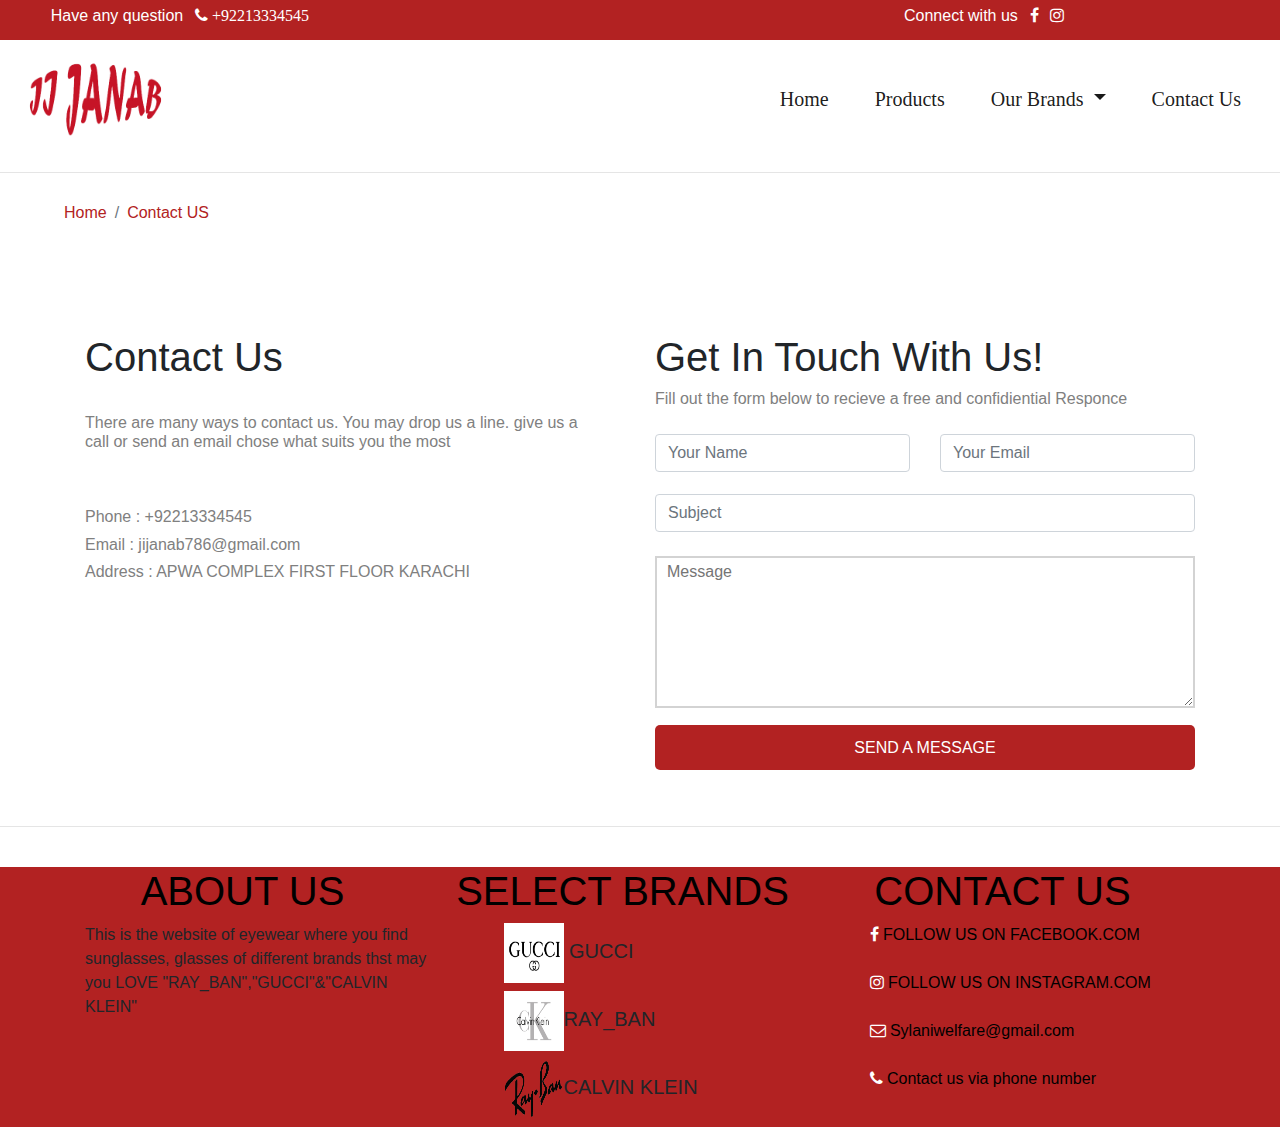
<file: public/contactus.html>
<!DOCTYPE html>
<html lang="en">

<head>
    <meta charset="UTF-8">
    <meta name="viewport" content="width=device-width, initial-scale=1.0">
    <title>CONTACT US</title>

    <link rel="stylesheet" href="contactus.css">

    <link rel="icon" href="J-01.png">
    <!-- ye bootstrap -->
    <link rel="stylesheet" href="https://stackpath.bootstrapcdn.com/bootstrap/4.4.1/css/bootstrap.min.css"
        integrity="sha384-Vkoo8x4CGsO3+Hhxv8T/Q5PaXtkKtu6ug5TOeNV6gBiFeWPGFN9MuhOf23Q9Ifjh" crossorigin="anonymous">

    <!-- ye fontawesome icon ki link hai -->
    <link rel="stylesheet" href="https://cdnjs.cloudflare.com/ajax/libs/font-awesome/4.7.0/css/font-awesome.min.css">

  

</head>

<body>
    <header>
       <!-- //top_portion -->
  <div class="top_portion">
    <div class="container-fluid">

      <div class="row">
        <div class="col-xs-4 col-sm-4 col-md-4 col-lg-4">
          <h6>Have any question <i class="fa fa-phone" aria-hidden="true"> +92213334545</i></h6>
        </div>
        <div class="col-xs-4 col-sm-4 col-md-4 col-lg-4">
        </div>
        <div class="col-xs-4 col-sm-4 col-md-4 col-lg-4">
          <h6>Connect with us <i class="fa fa-facebook" aria-hidden="true"></i>
            <i class="fa fa-instagram" aria-hidden="true"></i>
          </h6>
        </div>
      </div>
    </div>
  </div>
    </header>

    <!-- navbar -->
  <div class="navbar1">
    <nav class="navbar navbar-expand-lg navbar-light">
      <a class="navbar-brand" href="#"> <img src="jijanab-removebg-preview.png" height="90px;" width="165px;"></a>
      <button class="navbar-toggler" type="button" data-toggle="collapse" data-target="#navbarSupportedContent" aria-controls="navbarSupportedContent"
        aria-expanded="false" aria-label="Toggle navigation">
        <span class="navbar-toggler-icon"></span>
      </button>

      <div class="collapse navbar-collapse" id="navbarSupportedContent">
        <ul class="navbar-nav ml-auto">
          <li class="nav-item active">
            <a class="nav-link" href="index.html">Home</a>
          </li>
          <li class="nav-item active ">
            <a class="nav-link" href="products.html">Products</a>
          </li>
          <li class="nav-item active dropdown">
            <a class="nav-link dropdown-toggle" href="#" id="navbarDropdown" role="button" data-toggle="dropdown" aria-haspopup="true"
              aria-expanded="false">
              Our Brands
            </a>
            <div class="dropdown-menu" aria-labelledby="navbarDropdown">
              <a class="dropdown-item" href="gucci.html">Gucci</a>
              <a class="dropdown-item" href="calvin_klein.html">Calvin Klein(CK)</a>
              <a class="dropdown-item" href="ray_ban.html">Ray Ban</a>
            </div>
          </li>
          <li class="nav-item active">
            <a class="nav-link " href="contactus.html">Contact Us</a>
          </li>
         
        </ul>

      </div>
    </nav>
  </div>

    <hr>


    <!-- breadcrumb -->

    <nav class="mt-3 ml-5">
        <ol class="breadcrumb" style="background:none;">
            <li  class="breadcrumb-item"><a style="color: firebrick;" href="index.html" style="color: #124ec7;">Home </a></li>
            <li style="color: firebrick;" class="breadcrumb-item active">Contact US</li>
        </ol>
    </nav>

    <!-- Form Section-->
    <div class="mt-5 container">
        <div class="row">
            <div class="col-lg-6 mt-5">

                <h1>Contact Us</h1>
                <br>
                <h6>There are many ways to contact us. You may drop us a line. give us a <br> call or send an email chose
                    what suits you the most</h6>
                <br>
                <br>
                <h6>Phone : +92213334545</h6>
                <h6>Email : jijanab786@gmail.com</h6>
                <h6>Address : APWA COMPLEX FIRST FLOOR KARACHI</h6>
                <br>

            </div>
            <div class="col-lg-6">

                <div class="form-group mt-5">
                    <h1>Get In Touch With Us!</h1>
                    <h6>Fill out the form below to recieve a free and confidiential Responce</h6>
                    <div class="row">
                        <div class="col-lg-6 col-md-6 col-sm-12 col-12">
                            <input type="text" class="form-control name" placeholder="Your Name">
                        </div>
                        <div class="col-lg-6 col-md-6 col-sm-12 col-12">
                            <input type="email" class="form-control email" placeholder="Your Email">

                        </div>
                        <div class="col-12">
                            <input type="text" class="form-control subject" placeholder="Subject">

                        </div>
                        <div class="col-12">
                            <br>
                            <textarea placeholder="Message" rows="6"></textarea>
                            <br>
                            <button class="button"> SEND A MESSAGE</button>
                        </div>
                    </div>
                </div>

            </div>
        </div>
    </div>
    <br>
    <hr>
<br>
<!-- footer -->
<div class="footer">
    <div class="container">
      
      <div class="row">
        <div class="col-xs-4 col-sm-4 col-md-4 col-lg-4">
          <h1>ABOUT US</h1>
          <p>This is the website of eyewear where you find sunglasses, glasses of different brands thst may you LOVE
            "RAY_BAN","GUCCI"&"CALVIN KLEIN"
          </p>
        </div>
        <div class="col-xs-4 col-sm-4 col-md-4 col-lg-4">
         <h1>SELECT BRANDS</h1>
         <h5> <img src="images1/logo 2.png"> GUCCI</h5>
        <h5><img src="images1/logo 3.png">RAY_BAN</h5>
      <h5> <img src="images1/35367-3-ray-ban-logo-image.png">CALVIN KLEIN</h5>  
      </div>
        <div class="col-xs-4 col-sm-4 col-md-4 col-lg-4">
          <h1>CONTACT US</h1>
          <a href="https://www.facebook.com/"><i class="fa fa-facebook" aria-hidden="true"> </i> FOLLOW US ON FACEBOOK.COM
           </a>
           <br><br>
          <a href="https://www.instagram.com/"> <i class="fa fa-instagram" aria-hidden="true"> </i> FOLLOW US ON INSTAGRAM.COM</a>
          <br><br>
          <a href="https://www.gmail.com/"><i class="fa fa-envelope-o" aria-hidden="true"></i> Sylaniwelfare@gmail.com</a>
          <br>
          <br>
          <a href="#"><i class="fa fa-phone" aria-hidden="true"></i> Contact us via phone number</a>
        </div>
      </div>
      
    </div>





<script src="https://code.jquery.com/jquery-3.4.1.slim.min.js" integrity="sha384-J6qa4849blE2+poT4WnyKhv5vZF5SrPo0iEjwBvKU7imGFAV0wwj1yYfoRSJoZ+n" crossorigin="anonymous"></script>
<script src="https://stackpath.bootstrapcdn.com/bootstrap/4.4.1/js/bootstrap.min.js" integrity="sha384-wfSDF2E50Y2D1uUdj0O3uMBJnjuUD4Ih7YwaYd1iqfktj0Uod8GCExl3Og8ifwB6" crossorigin="anonymous"></script>
<script src="https://cdn.jsdelivr.net/npm/popper.js@1.16.0/dist/umd/popper.min.js" integrity="sha384-Q6E9RHvbIyZFJoft+2mJbHaEWldlvI9IOYy5n3zV9zzTtmI3UksdQRVvoxMfooAo" crossorigin="anonymous"></script>
    

</body>

</html>
</file>
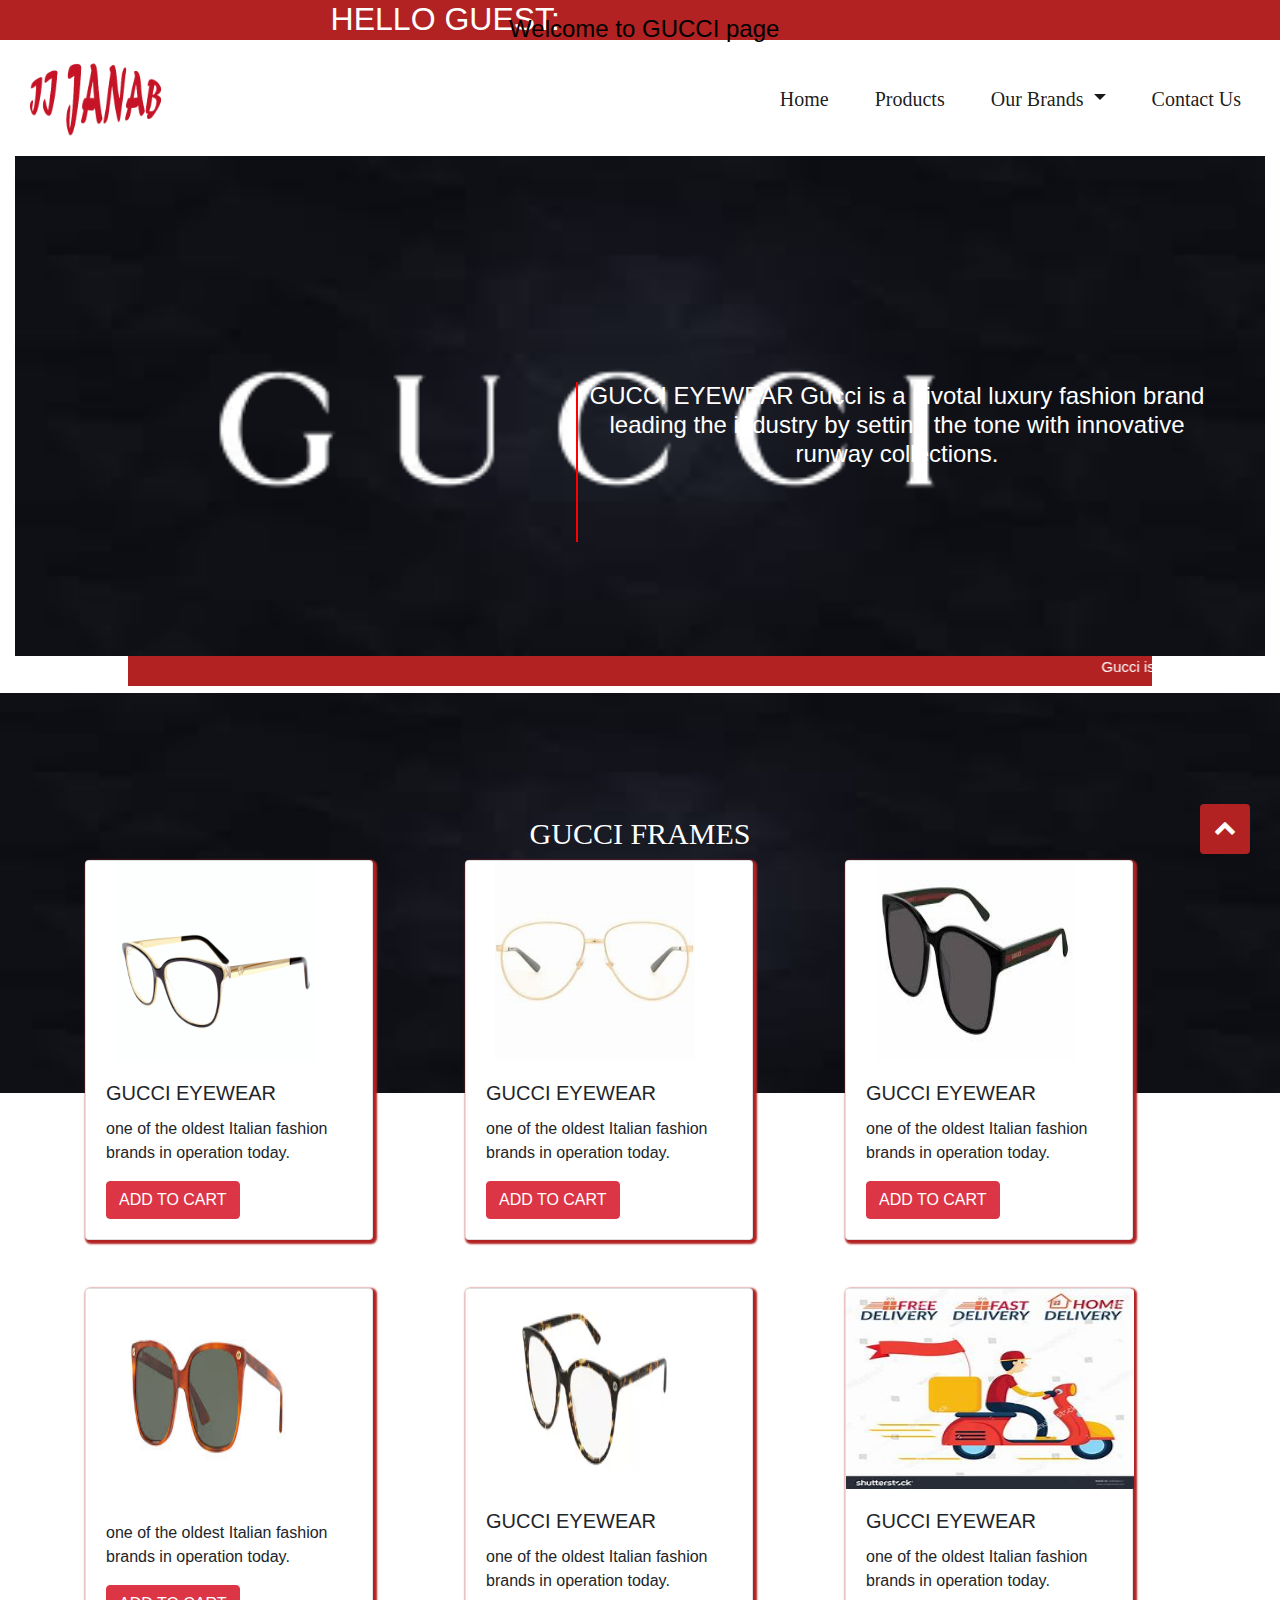
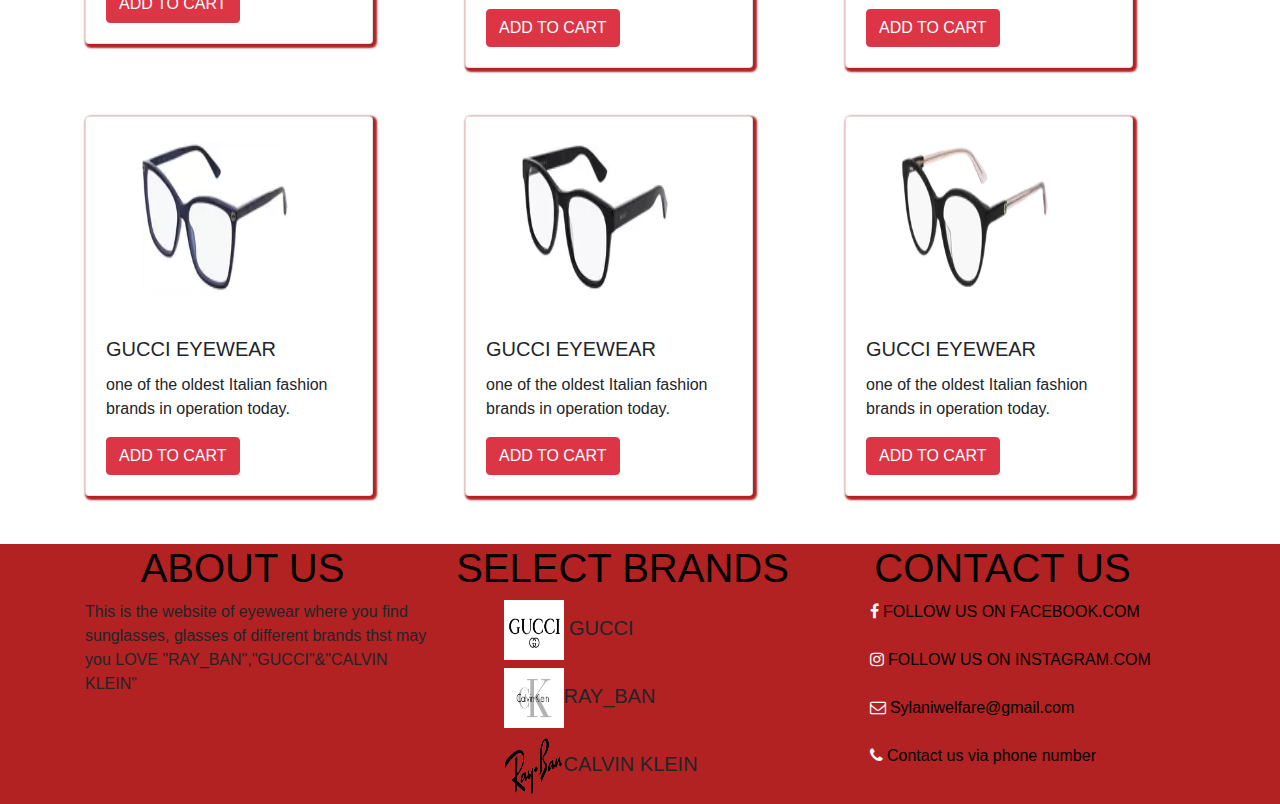
<file: public/gucci.html>
<!DOCTYPE html>
<html lang="en">
<head>
    <meta charset="UTF-8">
    <meta name="viewport" content="width=device-width, initial-scale=1.0">
    <meta http-equiv="X-UA-Compatible" content="ie=edge">
    <title>GUCCI</title>
    <link rel="stylesheet" href="gucci.css">
    <link rel="stylesheet" href="https://stackpath.bootstrapcdn.com/bootstrap/4.4.1/css/bootstrap.min.css" integrity="sha384-Vkoo8x4CGsO3+Hhxv8T/Q5PaXtkKtu6ug5TOeNV6gBiFeWPGFN9MuhOf23Q9Ifjh"
    crossorigin="anonymous">
  <link rel="stylesheet" href="https://cdnjs.cloudflare.com/ajax/libs/font-awesome/4.7.0/css/font-awesome.min.css">
  <link rel="stylesheet" href="https://cdnjs.cloudflare.com/ajax/libs/animate.css/4.0.0/animate.min.css" />
  <link rel="stylesheet" href="brandsmediaquery.css">
</head>
<body>
     <!-- top portion -->
  <!-- //top_portion -->
  <div class="top_portion">
    <div class="container-fluid">

      <div class="row">
        <div class="col-xs-4 col-sm-4 col-md-4 col-lg-4">
         
        </div>
        <div class="col-xs-4 col-sm-4 col-md-4 col-lg-4">
            <h2>HELLO GUEST:
                <h4>Welcome to GUCCI page</h4>
            </h2>
        </div>
        <div class="col-xs-4 col-sm-4 col-md-4 col-lg-4">
         
        </div>
      </div>
    </div>
  </div>
  <!-- logo -->

  <!-- navbar -->
  <div class="navbar1">
    <nav class="navbar navbar-expand-lg navbar-light">
      <a class="navbar-brand" href="#"> <img src="jijanab-removebg-preview.png" height="90px;" width="165px;"></a>
      <button class="navbar-toggler" type="button" data-toggle="collapse" data-target="#navbarSupportedContent" aria-controls="navbarSupportedContent"
        aria-expanded="false" aria-label="Toggle navigation">
        <span class="navbar-toggler-icon"></span>
      </button>

      <div class="collapse navbar-collapse" id="navbarSupportedContent">
        <ul class="navbar-nav ml-auto">
          <li class="nav-item active">
            <a class="nav-link" href="index.html">Home</a>
          </li>
          <li class="nav-item active ">
            <a class="nav-link" href="products.html">Products</a>
          </li>
          <li class="nav-item active dropdown">
            <a class="nav-link dropdown-toggle" href="#" id="navbarDropdown" role="button" data-toggle="dropdown" aria-haspopup="true"
              aria-expanded="false">
              Our Brands
            </a>
            <div class="dropdown-menu" aria-labelledby="navbarDropdown">
              <a class="dropdown-item" href="gucci.html">Gucci</a>
              <a class="dropdown-item" href="calvin_klein.html">Calvin Klein(CK)</a>
              <a class="dropdown-item" href="ray_ban.html">Ray Ban</a>
            </div>
          </li>
          <li class="nav-item active">
            <a class="nav-link " href="contactus.html">Contact Us</a>
          </li> 
        </ul>

      </div>
    </nav>
  </div>
<!-- intro -->
<div class="container-fluid">
<div class="intro">
<div class="row">
    <div class="col-xs-12 col-sm-12 col-md-12 col-lg-12">
      
      
        <img src="images1/bg_gucci.jpg">
        <div class="left_side">
                <h4>
                   <img src="images1/GUCCILogo.webp">
                </h4>
                </div>
               <div class="centered">
                        <h4>
                            GUCCI EYEWEAR
Gucci is a pivotal luxury fashion brand leading the industry by setting the tone with innovative runway collections.
                       
                       
                        </h4>
                        </div>      
       
    </div>
</div>
</div>
</div>

<marquee class="marquee">Gucci is a pivotal luxury fashion brand leading the industry by setting the tone with innovative runway collections and ground-breaking creativity</marquee>

<!-- cards -->
<div class="frames">
    <img src="images1/bg_gucci.jpg">
    
    
    
<div class="container">
    <h4>GUCCI
       FRAMES
      </h4>
   <div class="row">
       <div class="col-xs-4 col-sm-4 col-md-4 col-lg-4">
            <div class="card" style="width: 18rem;">
                    <img src="images1/g2.jpg" class="card-img-top" alt="...">
                    <div class="card-body">
                      <h5 class="card-title">GUCCI EYEWEAR</h5>
                      <p class="card-text">one of the oldest Italian fashion brands in operation today.</p>
                      <a href="#" class="btn btn-danger">ADD TO CART</a>
                    </div>
                  </div>
       </div>
       <div class="col-xs-4 col-sm-4 col-md-4 col-lg-4">
            <div class="card" style="width: 18rem;">
                    <img src="images1/g3.jpg" class="card-img-top" alt="...">
                    <div class="card-body">
                      <h5 class="card-title">GUCCI EYEWEAR</h5>
                      <p class="card-text">one of the oldest Italian fashion brands in operation today.</p>
                      <a href="#" class="btn btn-danger">ADD TO CART</a>
                    </div>
                  </div>
       </div>
       <div class="col-xs-4 col-sm-4 col-md-4 col-lg-4">
            <div class="card" style="width: 18rem;">
                    <img src="images1/g5.jpg" class="card-img-top" alt="...">
                    <div class="card-body">
                      <h5 class="card-title">GUCCI EYEWEAR</h5>
                      <p class="card-text">one of the oldest Italian fashion brands in operation today.</p>
                      <a href="#" class="btn btn-danger">ADD TO CART</a>
                    </div>
                  </div>
       </div>
   </div>
   <br>
   <br>
   <!-- second row -->
   <div class="row">
      <div class="col-xs-4 col-sm-4 col-md-4 col-lg-4">
           <div class="card" style="width: 18rem;">
                   <img src="images1/g4.jpg" class="card-img-top" alt="...">
                   <div class="card-body">
                     <h5 class="card-title"></h5>
                     <p class="card-text">one of the oldest Italian fashion brands in operation today.</p>
                     <a href="#" class="btn btn-danger">ADD TO CART</a>
                   </div>
                 </div>
      </div>
      <div class="col-xs-4 col-sm-4 col-md-4 col-lg-4">
           <div class="card" style="width: 18rem;">
                   <img src="images1/g_01.webp" class="card-img-top" alt="...">
                   <div class="card-body">
                     <h5 class="card-title">GUCCI EYEWEAR</h5>
                     <p class="card-text">one of the oldest Italian fashion brands in operation today.</p>
                     <a href="#" class="btn btn-danger">ADD TO CART</a>
                   </div>
                 </div>
      </div>
      <div class="col-xs-4 col-sm-4 col-md-4 col-lg-4">
           <div class="card" style="width: 18rem;">
                   <img  style="width: 288px;margin-left: 0%;" src="images1/freedelivery.png" class="card-img-top" alt="...">
                   <div class="card-body">
                     <h5 class="card-title">GUCCI EYEWEAR</h5>
                     <p class="card-text">one of the oldest Italian fashion brands in operation today.</p>
                     <a href="#" class="btn btn-danger">ADD TO CART</a>
                   </div>
                 </div>
      </div>
  </div>
  <br><br>
  <!-- third row -->
  <div class="row">
      <div class="col-xs-4 col-sm-4 col-md-4 col-lg-4">
           <div class="card" style="width: 18rem;">
                   <img src="images1/g_02.webp" class="card-img-top" alt="...">
                   <div class="card-body">
                     <h5 class="card-title">GUCCI EYEWEAR</h5>
                     <p class="card-text">one of the oldest Italian fashion brands in operation today.</p>
                     <a href="#" class="btn btn-danger">ADD TO CART</a>
                   </div>
                 </div>
      </div>
      <div class="col-xs-4 col-sm-4 col-md-4 col-lg-4">
           <div class="card" style="width: 18rem;">
                   <img src="images1/g_03.webp" class="card-img-top" alt="...">
                   <div class="card-body">
                     <h5 class="card-title">GUCCI EYEWEAR</h5>
                     <p class="card-text">one of the oldest Italian fashion brands in operation today.</p>
                     <a href="#" class="btn btn-danger">ADD TO CART</a>
                   </div>
                 </div>
      </div>
      <div class="col-xs-4 col-sm-4 col-md-4 col-lg-4">
           <div class="card" style="width: 18rem;">
                   <img src="images1/g_04.webp" class="card-img-top" alt="...">
                   <div class="card-body">
                     <h5 class="card-title">GUCCI EYEWEAR</h5>
                     <p class="card-text">one of the oldest Italian fashion brands in operation today.</p>
                     <a href="#" class="btn btn-danger">ADD TO CART</a>
                   </div>
                 </div>
      </div>
  </div>
</div>
</div>
<br><br>
<!-- footer -->
<div class="footer">
    <div class="container">
      
      <div class="row">
        <div class="col-xs-4 col-sm-4 col-md-4 col-lg-4">
          <h1>ABOUT US</h1>
          <p>This is the website of eyewear where you find sunglasses, glasses of different brands thst may you LOVE
            "RAY_BAN","GUCCI"&"CALVIN KLEIN"
          </p>
        </div>
        <div class="col-xs-4 col-sm-4 col-md-4 col-lg-4">
         <h1>SELECT BRANDS</h1>
         <h5> <img src="images1/logo 2.png"> GUCCI</h5>
        <h5><img src="images1/logo 3.png">RAY_BAN</h5>
      <h5> <img src="images1/35367-3-ray-ban-logo-image.png">CALVIN KLEIN</h5>  
      </div>
        <div class="col-xs-4 col-sm-4 col-md-4 col-lg-4">
          <h1>CONTACT US</h1>
          <a href="https://www.facebook.com/"><i class="fa fa-facebook" aria-hidden="true"> </i> FOLLOW US ON FACEBOOK.COM
           </a>
           <br><br>
          <a href="https://www.instagram.com/"> <i class="fa fa-instagram" aria-hidden="true"> </i> FOLLOW US ON INSTAGRAM.COM</a>
          <br><br>
          <a href="https://www.gmail.com/"><i class="fa fa-envelope-o" aria-hidden="true"></i> Sylaniwelfare@gmail.com</a>
          <br>
          <br>
          <a href="#"><i class="fa fa-phone" aria-hidden="true"></i> Contact us via phone number</a>
        </div>
      </div>
      
    </div>
    
    
    
    
    
    
    </div>
    <!-- up_button -->
    
    <a href="#">
      <p id="button"><i class="fa fa-chevron-up"></i></p>
    </a>
















  
  <script src="https://code.jquery.com/jquery-3.4.1.slim.min.js" integrity="sha384-J6qa4849blE2+poT4WnyKhv5vZF5SrPo0iEjwBvKU7imGFAV0wwj1yYfoRSJoZ+n"
    crossorigin="anonymous"></script>
  <script src="https://stackpath.bootstrapcdn.com/bootstrap/4.4.1/js/bootstrap.min.js" integrity="sha384-wfSDF2E50Y2D1uUdj0O3uMBJnjuUD4Ih7YwaYd1iqfktj0Uod8GCExl3Og8ifwB6"
    crossorigin="anonymous"></script>
  <script src="https://cdn.jsdelivr.net/npm/popper.js@1.16.0/dist/umd/popper.min.js" integrity="sha384-Q6E9RHvbIyZFJoft+2mJbHaEWldlvI9IOYy5n3zV9zzTtmI3UksdQRVvoxMfooAo"
    crossorigin="anonymous"></script>
</body>
</html>
</file>
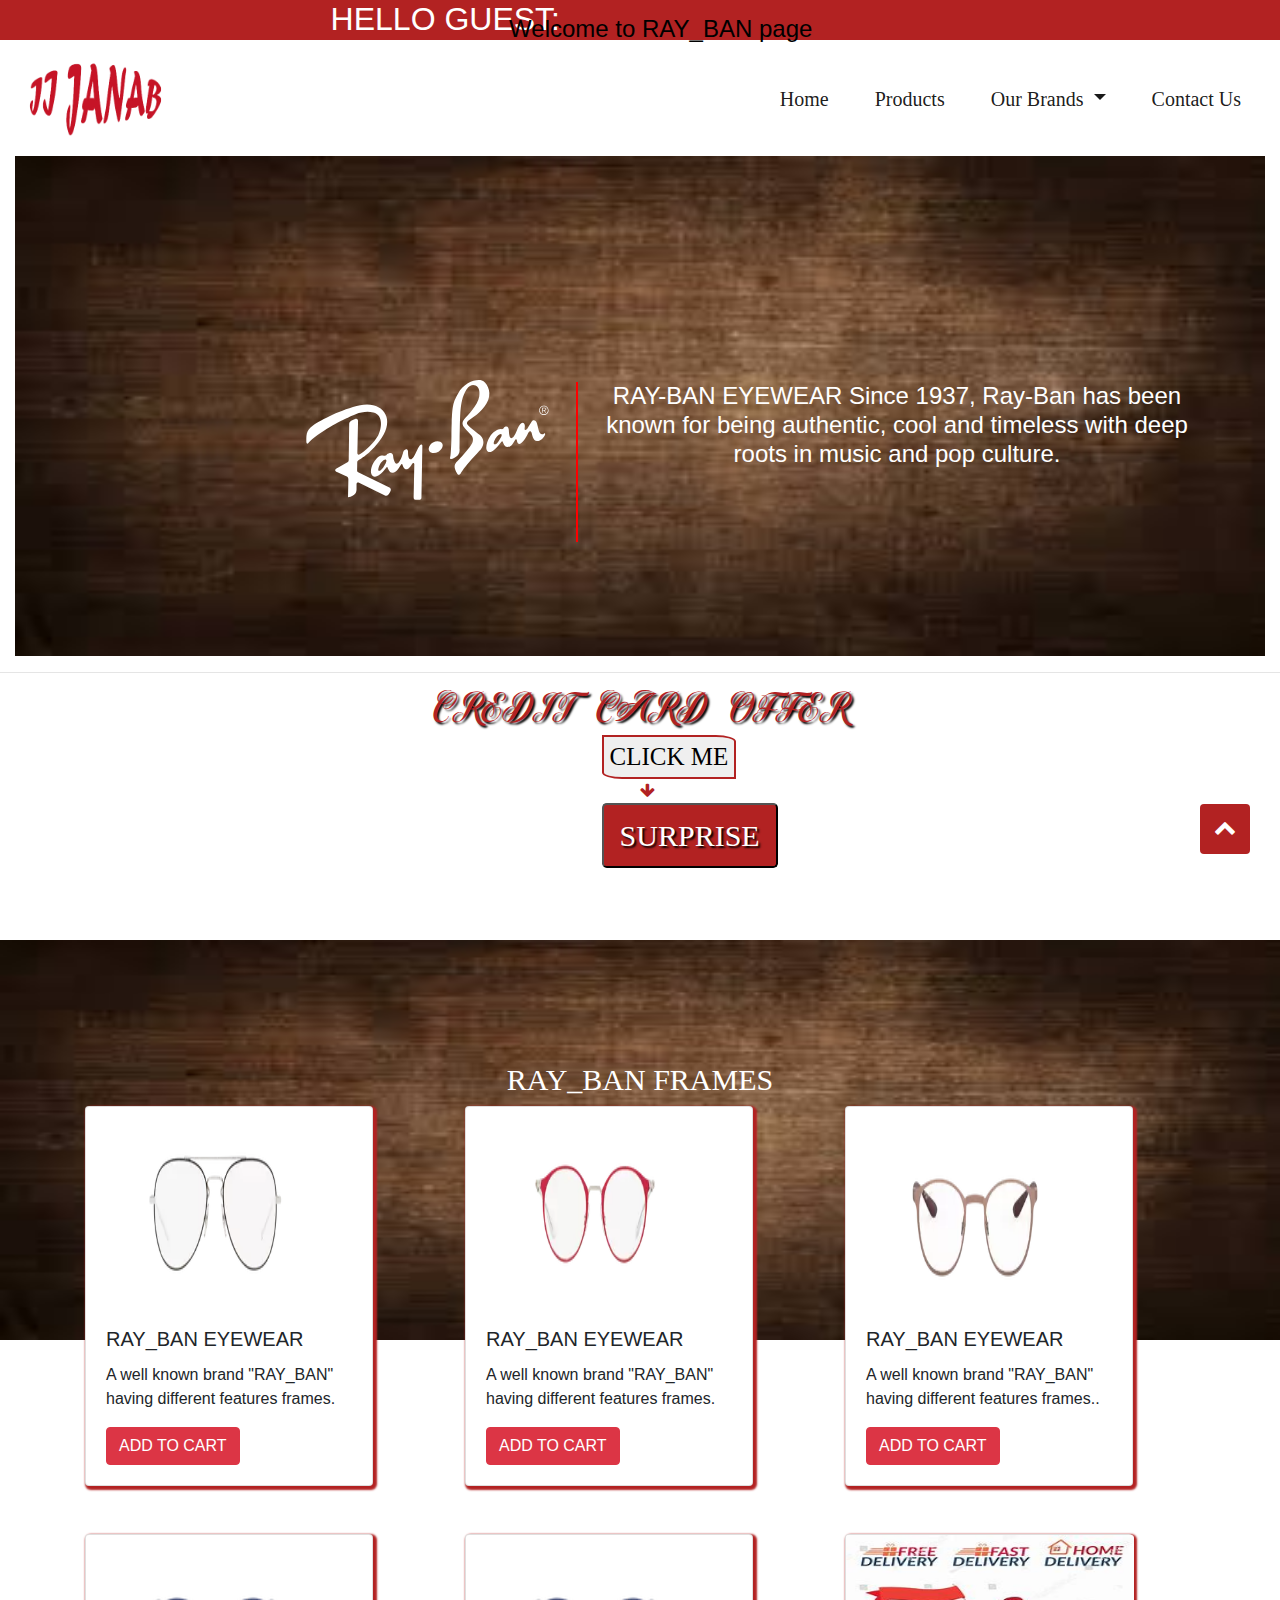
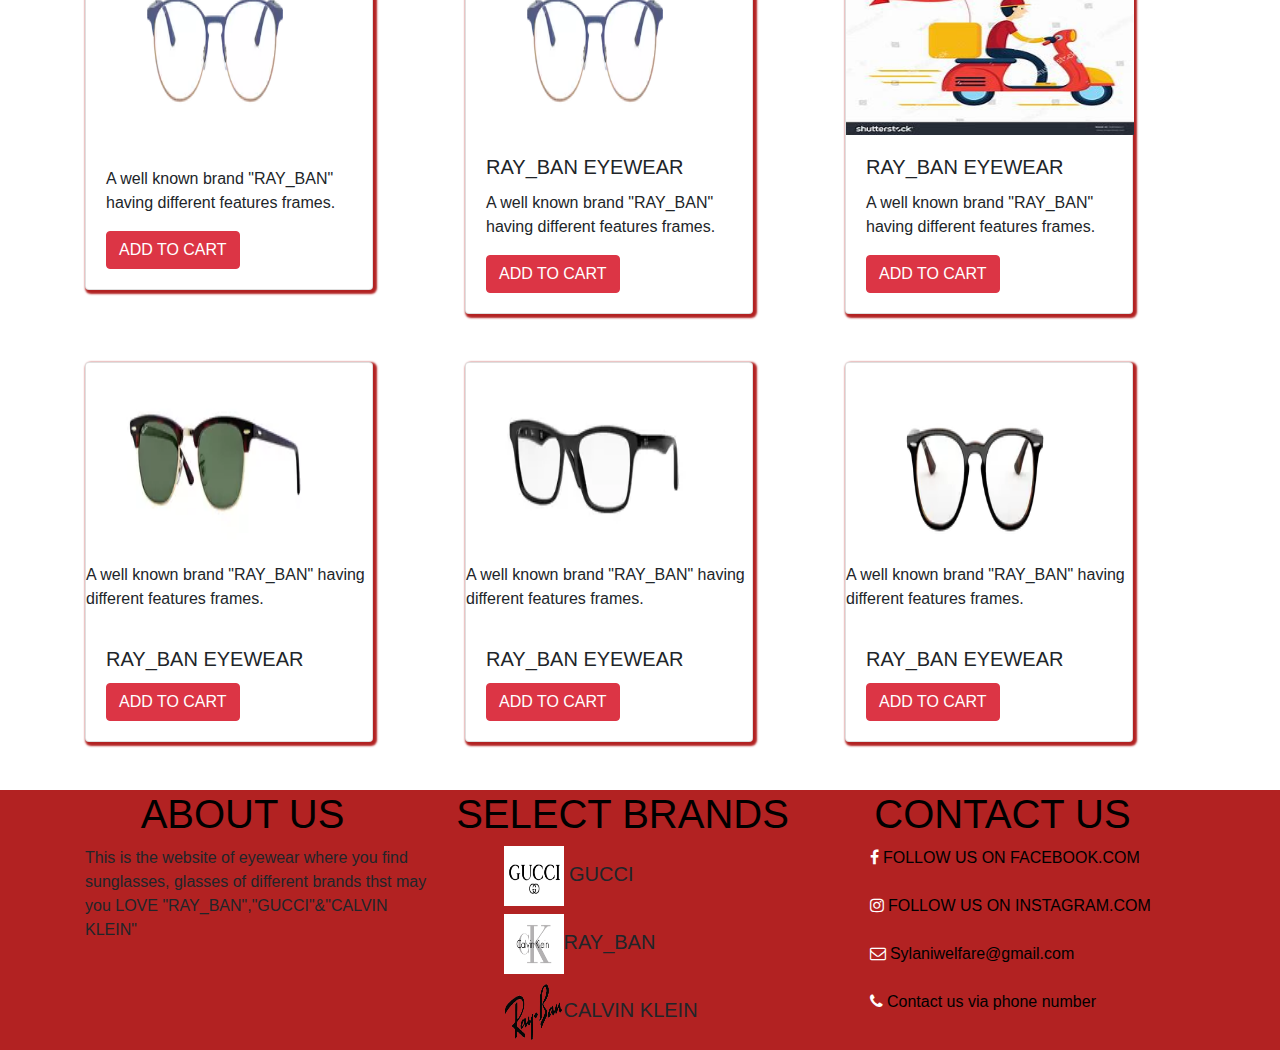
<file: public/ray_ban.html>
<!DOCTYPE html>
<html lang="en">
<head>
    <meta charset="UTF-8">
    <meta name="viewport" content="width=device-width, initial-scale=1.0">
    <meta http-equiv="X-UA-Compatible" content="ie=edge">
    <title>RAY_BAN</title>
    <link rel="stylesheet" href="rayban.css">
    <link rel="stylesheet" href="https://stackpath.bootstrapcdn.com/bootstrap/4.4.1/css/bootstrap.min.css" integrity="sha384-Vkoo8x4CGsO3+Hhxv8T/Q5PaXtkKtu6ug5TOeNV6gBiFeWPGFN9MuhOf23Q9Ifjh"
    crossorigin="anonymous">
  <link rel="stylesheet" href="https://cdnjs.cloudflare.com/ajax/libs/font-awesome/4.7.0/css/font-awesome.min.css">
  <link rel="stylesheet" href="https://cdnjs.cloudflare.com/ajax/libs/animate.css/4.0.0/animate.min.css" />
<link rel="stylesheet" href="brandsmediaquery.css">
</head>
<body>
     <!-- top portion -->
  <!-- //top_portion -->
  <div class="top_portion">
    <div class="container-fluid">

      <div class="row">
        <div class="col-xs-4 col-sm-4 col-md-4 col-lg-4">
         
        </div>
        <div class="col-xs-4 col-sm-4 col-md-4 col-lg-4">
            <h2>HELLO GUEST:
                <h4>Welcome to RAY_BAN page</h4>
            </h2>
        </div>
        <div class="col-xs-4 col-sm-4 col-md-4 col-lg-4">
         
        </div>
      </div>
    </div>
  </div>
  <!-- logo -->

  <!-- navbar -->
  <div class="navbar1">
    <nav class="navbar navbar-expand-lg navbar-light">
      <a class="navbar-brand" href="#"> <img src="jijanab-removebg-preview.png" height="90px;" width="165px;"></a>
      <button class="navbar-toggler" type="button" data-toggle="collapse" data-target="#navbarSupportedContent" aria-controls="navbarSupportedContent"
        aria-expanded="false" aria-label="Toggle navigation">
        <span class="navbar-toggler-icon"></span>
      </button>

      <div class="collapse navbar-collapse" id="navbarSupportedContent">
        <ul class="navbar-nav ml-auto">
          <li class="nav-item active">
            <a class="nav-link" href="index.html">Home</a>
          </li>
          <li class="nav-item active ">
            <a class="nav-link" href="products.html">Products</a>
          </li>
          <li class="nav-item active dropdown">
            <a class="nav-link dropdown-toggle" href="#" id="navbarDropdown" role="button" data-toggle="dropdown" aria-haspopup="true"
              aria-expanded="false">
              Our Brands
            </a>
            <div class="dropdown-menu" aria-labelledby="navbarDropdown">
              <a class="dropdown-item" href="gucci.html">Gucci</a>
              <a class="dropdown-item" href="calvin_klein.html">Calvin Klein(CK)</a>
              <a class="dropdown-item" href="ray_ban.html">Ray Ban</a>
            </div>
          </li>
          <li class="nav-item active">
            <a class="nav-link " href="contactus.html">Contact Us</a>
          </li> 
        </ul>

      </div>
    </nav>
  </div>
<!-- intro -->
<div class="container-fluid">
<div class="intro">
<div class="row">
    <div class="col-xs-12 col-sm-12 col-md-12 col-lg-12">
      
      
        <img src="images1/bgrayban.jpg">
        <div class="left_side">
                <h4>
                   <img src="images1/RayBanLogo.svg">
                </h4>
                </div>
               <div class="centered">
                        <h4>
                            RAY-BAN EYEWEAR
                            Since 1937, Ray-Ban has been known for being authentic, cool and timeless with deep roots in music and pop culture.
                      
                       
                        </h4>
                        </div>      
       
    </div>
</div>
</div>
</div>
<hr>
<!-- credit card offer -->
<div class="credit">
<h2>CREDIT&nbsp;&nbsp; CARD&nbsp;&nbsp; OFFER</h2>
<button class="button1">CLICK ME</button><br>
<i class="fa fa-arrow-down" aria-hidden="true"></i><br>

<!-- Button trigger modal -->
<button type="button" class="btn-lg" data-toggle="modal" data-target="#modelId" id="button1" class=" animate__heartBeat infinite">
SURPRISE
</button>

<!-- Modal -->
<div class="modal fade" id="modelId" tabindex="-1" role="dialog" aria-labelledby="modelTitleId" aria-hidden="true">
  <div class="modal-dialog" role="document">
    <div class="modal-content">
      <div class="modal-header">
        <h5 class="modal-title">CREDIT CARD FACILITY</h5>
          <button type="button" class="close" data-dismiss="modal" aria-label="Close">SURPRISE
            <span aria-hidden="true">&times;</span>
          </button>
      </div>
      <div class="modal-body">
        <div>
          <img src="images1/creditcard.jpg">
          <h4>IF YOU ARE THE CUSTOMER OF UBL BANK YOU<br> CAN USE CREDIT CARD FACILITY AND GET<br> 20% OFF ON EVERY PRODUCT</h4>
        </div>
      </div>
     
    </div>
  </div>
</div>
</div>
<br>
<br>
<br>

<!-- cards -->
<div class="frames">
    <img src="images1/bgrayban.jpg">
    
    
    
<div class="container">
    <h4>RAY_BAN FRAMES
      </h4>
   <div class="row">
       <div class="col-xs-4 col-sm-4 col-md-4 col-lg-4">
            <div class="card" style="width: 18rem;">
                    <img src="images1/rb1.webp" class="card-img-top" alt="...">
                    <div class="card-body">
                      <h5 class="card-title">RAY_BAN EYEWEAR</h5>
                      <p class="card-text"> A well known brand "RAY_BAN" having different features frames.</p>
                      <a href="#" class="btn btn-danger">ADD TO CART</a>
                    </div>
                  </div>
       </div>
       <div class="col-xs-4 col-sm-4 col-md-4 col-lg-4">
            <div class="card" style="width: 18rem;">
                    <img src="images1/rb2.webp" class="card-img-top" alt="...">
                    <div class="card-body">
                      <h5 class="card-title">RAY_BAN EYEWEAR</h5>
                      <p class="card-text"> A well known brand "RAY_BAN" having different features frames.</p>
                      <a href="#" class="btn btn-danger">ADD TO CART</a>
                    </div>
                  </div>
       </div>
       <div class="col-xs-4 col-sm-4 col-md-4 col-lg-4">
            <div class="card" style="width: 18rem;">
                    <img src="images1/rb3.webp" class="card-img-top" alt="...">
                    <div class="card-body">
                      <h5 class="card-title">RAY_BAN EYEWEAR</h5>
                      <p class="card-text"> A well known brand "RAY_BAN" having different features frames..</p>
                      <a href="#" class="btn btn-danger">ADD TO CART</a>
                    </div>
                  </div>
       </div>
   </div>
   <br>
   <br>
   <!-- second row -->
   <div class="row">
      <div class="col-xs-4 col-sm-4 col-md-4 col-lg-4">
           <div class="card" style="width: 18rem;">
                   <img src="images1/rb4.webp" class="card-img-top" alt="...">
                   <div class="card-body">
                     <h5 class="card-title"></h5>
                     <p class="card-text"> A well known brand "RAY_BAN" having different features frames.</p>
                     <a href="#" class="btn btn-danger">ADD TO CART</a>
                   </div>
                 </div>
      </div>
      <div class="col-xs-4 col-sm-4 col-md-4 col-lg-4">
           <div class="card" style="width: 18rem;">
                   <img src="images1/rb5.webp" class="card-img-top" alt="...">
                   <div class="card-body">
                     <h5 class="card-title">RAY_BAN EYEWEAR</h5>
                     <p class="card-text"> A well known brand "RAY_BAN" having different features frames.</p>
                     <a href="#" class="btn btn-danger">ADD TO CART</a>
                   </div>
                 </div>
      </div>
      <div class="col-xs-4 col-sm-4 col-md-4 col-lg-4">
           <div class="card" style="width: 18rem;">
                   <img style="width: 288px;margin-left: 0%;" src="images1/freedelivery.png" class="card-img-top" alt="...">
                   <div class="card-body">
                     <h5 class="card-title">RAY_BAN EYEWEAR</h5>
                     <p class="card-text"> A well known brand "RAY_BAN" having different features frames.</p>
                     <a href="#" class="btn btn-danger">ADD TO CART</a>
                   </div>
                 </div>
      </div>
  </div>
  <br><br>
  <!-- third row -->
  <div class="row">
      <div class="col-xs-4 col-sm-4 col-md-4 col-lg-4">
           <div class="card" style="width: 18rem;">
                   <img src="images1/rb6.webp" class="card-img-top" alt="...">
                   <p class="card-text"> A well known brand "RAY_BAN" having different features frames.</p>
                   <div class="card-body">
                     <h5 class="card-title">RAY_BAN EYEWEAR</h5>
                     <a href="#" class="btn btn-danger">ADD TO CART</a>
                   </div>
                 </div>
      </div>
      <div class="col-xs-4 col-sm-4 col-md-4 col-lg-4">
           <div class="card" style="width: 18rem;">
                   <img src="images1/rb9.webp" class="card-img-top" alt="...">
                   <p class="card-text"> A well known brand "RAY_BAN" having different features frames.</p>
                   <div class="card-body">
                     <h5 class="card-title">RAY_BAN EYEWEAR</h5>
                     <a href="#" class="btn btn-danger">ADD TO CART</a>
                   </div>
                 </div>
      </div>
      <div class="col-xs-4 col-sm-4 col-md-4 col-lg-4">
           <div class="card" style="width: 18rem;">
                   <img src="images1/rb10.webp" class="card-img-top" alt="...">
                   <p class="card-text"> A well known brand "RAY_BAN" having different features frames.</p>
                   <div class="card-body">
                     <h5 class="card-title">RAY_BAN EYEWEAR</h5>
                     <a href="#" class="btn btn-danger">ADD TO CART</a>
                   </div>
                 </div>
      </div>
  </div>
</div>
</div>
<br><br>
<!-- footer -->
<div class="footer">
    <div class="container">
      
      <div class="row">
        <div class="col-xs-4 col-sm-4 col-md-4 col-lg-4">
          <h1>ABOUT US</h1>
          <p>This is the website of eyewear where you find sunglasses, glasses of different brands thst may you LOVE
            "RAY_BAN","GUCCI"&"CALVIN KLEIN"
          </p>
        </div>
        <div class="col-xs-4 col-sm-4 col-md-4 col-lg-4">
         <h1>SELECT BRANDS</h1>
         <h5> <img src="images1/logo 2.png"> GUCCI</h5>
        <h5><img src="images1/logo 3.png">RAY_BAN</h5>
      <h5> <img src="images1/35367-3-ray-ban-logo-image.png">CALVIN KLEIN</h5>  
      </div>
        <div class="col-xs-4 col-sm-4 col-md-4 col-lg-4">
          <h1>CONTACT US</h1>
          <a href="https://www.facebook.com/"><i class="fa fa-facebook" aria-hidden="true"> </i> FOLLOW US ON FACEBOOK.COM
           </a>
           <br><br>
          <a href="https://www.instagram.com/"> <i class="fa fa-instagram" aria-hidden="true"> </i> FOLLOW US ON INSTAGRAM.COM</a>
          <br><br>
          <a href="https://www.gmail.com/"><i class="fa fa-envelope-o" aria-hidden="true"></i> Sylaniwelfare@gmail.com</a>
          <br>
          <br>
          <a href="#"><i class="fa fa-phone" aria-hidden="true"></i> Contact us via phone number</a>
        </div>
      </div>
      
    </div>
    
    
    
    
    
    
    </div>
    <!-- up_button -->
    
    <a href="#">
      <p id="button"><i class="fa fa-chevron-up"></i></p>
    </a>
















  
  <script src="https://code.jquery.com/jquery-3.4.1.slim.min.js" integrity="sha384-J6qa4849blE2+poT4WnyKhv5vZF5SrPo0iEjwBvKU7imGFAV0wwj1yYfoRSJoZ+n"
    crossorigin="anonymous"></script>
  <script src="https://stackpath.bootstrapcdn.com/bootstrap/4.4.1/js/bootstrap.min.js" integrity="sha384-wfSDF2E50Y2D1uUdj0O3uMBJnjuUD4Ih7YwaYd1iqfktj0Uod8GCExl3Og8ifwB6"
    crossorigin="anonymous"></script>
  <script src="https://cdn.jsdelivr.net/npm/popper.js@1.16.0/dist/umd/popper.min.js" integrity="sha384-Q6E9RHvbIyZFJoft+2mJbHaEWldlvI9IOYy5n3zV9zzTtmI3UksdQRVvoxMfooAo"
    crossorigin="anonymous"></script>
</body>
</html>
</file>
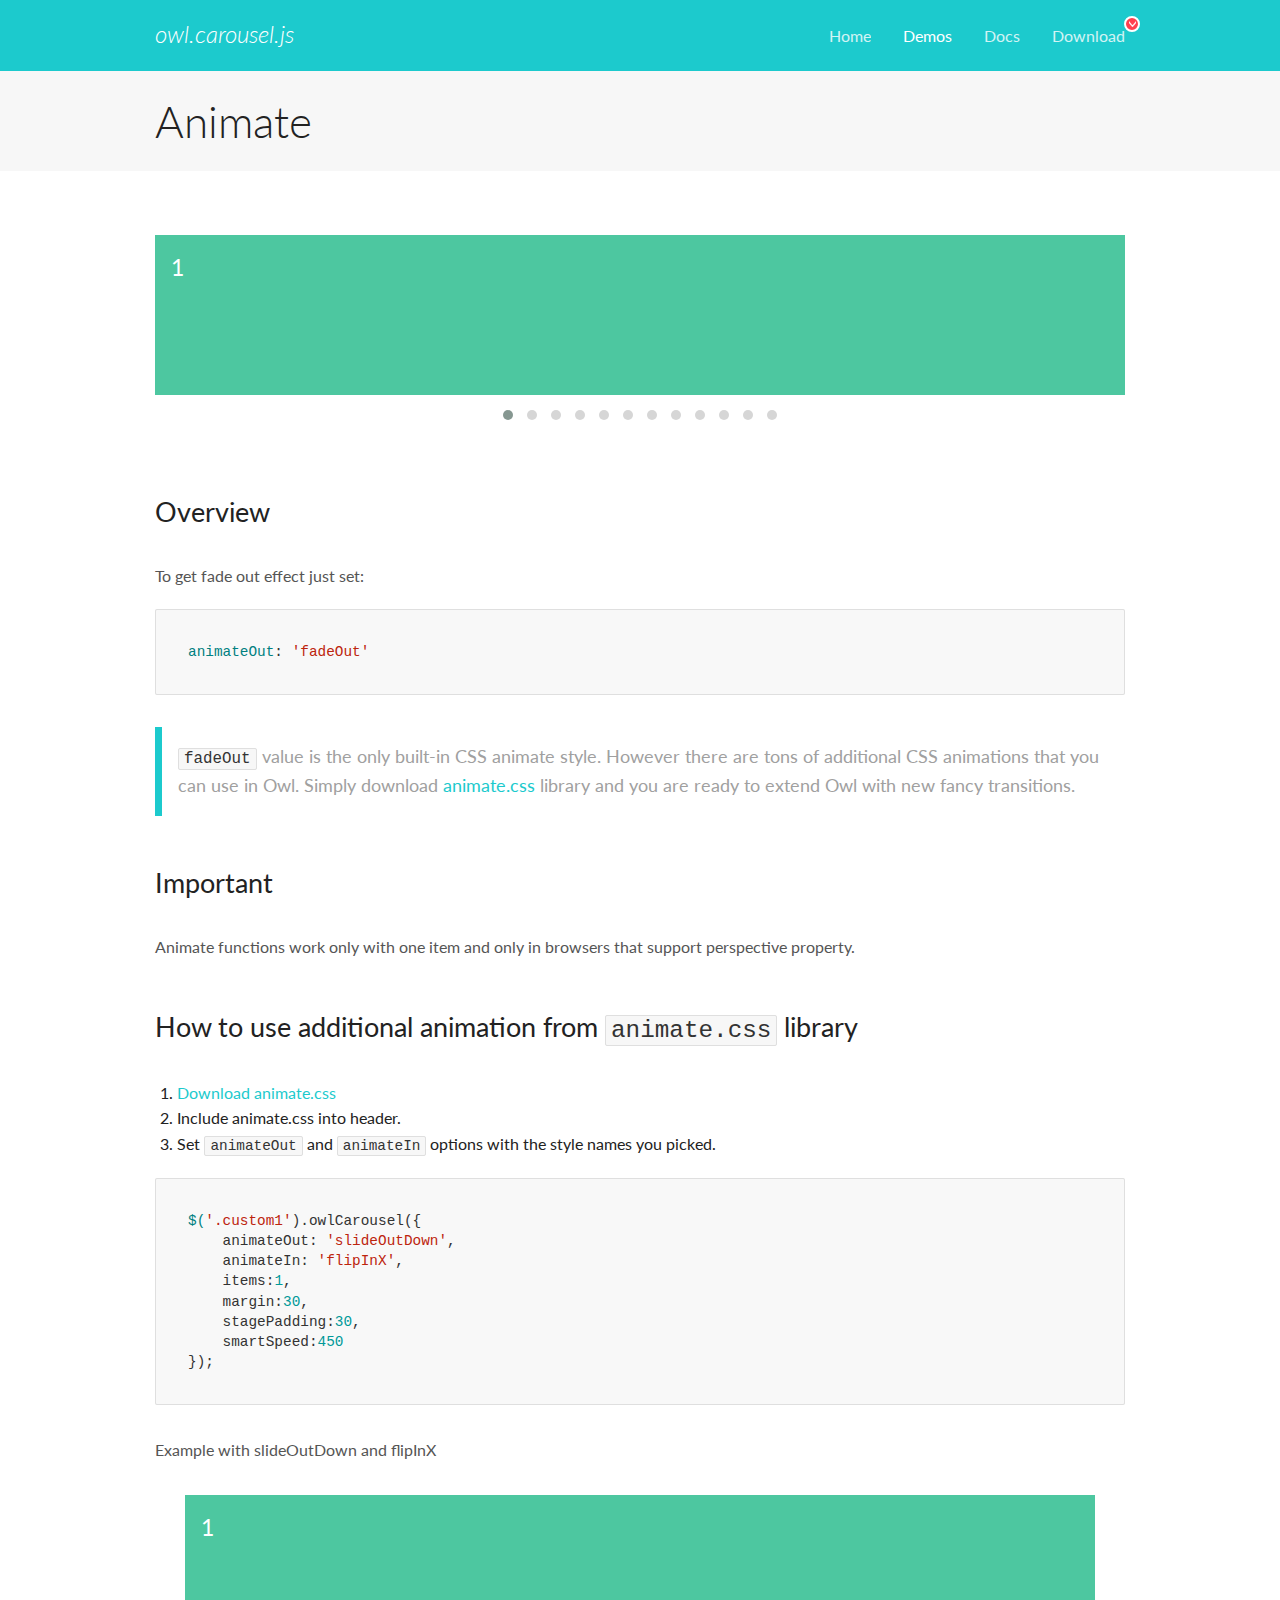
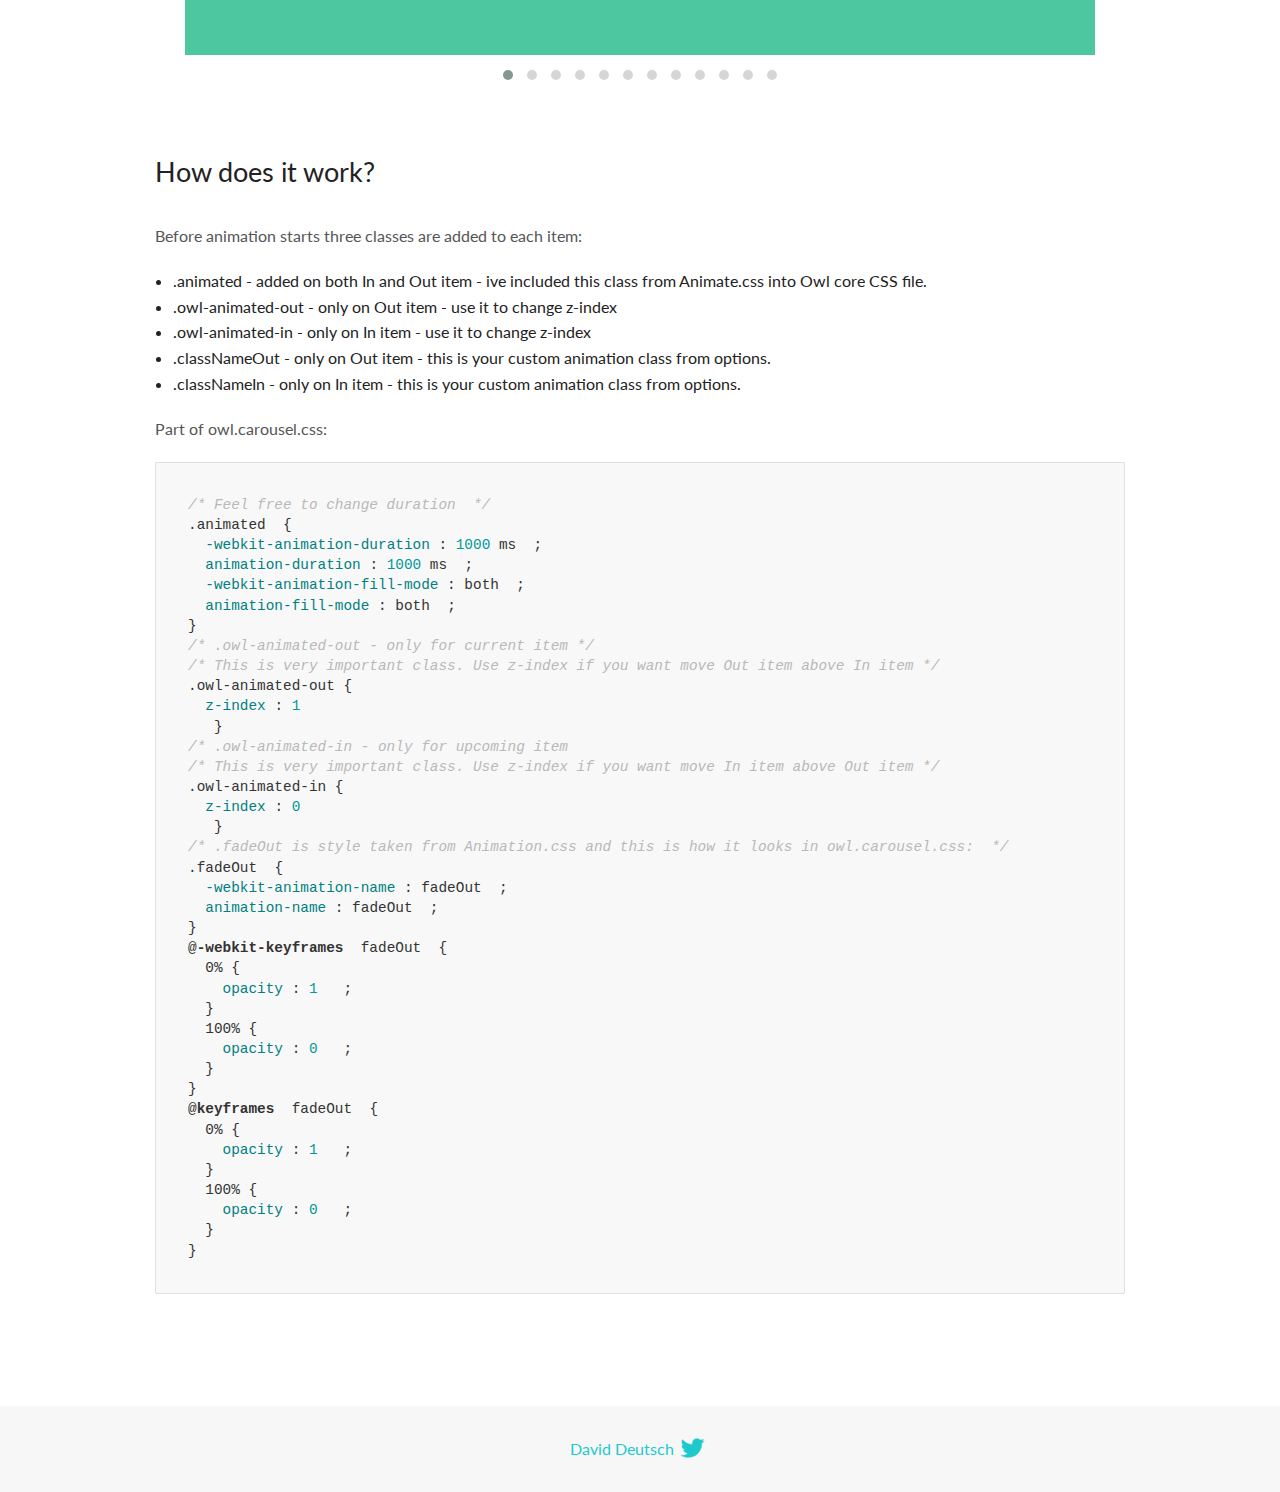
<file: public/OwlCarousel2-2.3.4/docs/demos/animate.html>
<!DOCTYPE html>
<html lang="en">
  <head>

    <!-- head -->
    <meta charset="utf-8">
    <meta name="msapplication-tap-highlight" content="no" />
    <meta name="viewport" content="width=device-width, initial-scale=1.0" />
    <meta name="description" content="Animate carousel">
    <meta name="author" content="David Deutsch">
    <title>
      Animate Demo | Owl Carousel | 2.3.4
    </title>

    <!-- Stylesheets -->
    <link href='https://fonts.googleapis.com/css?family=Lato:300,400,700,400italic,300italic' rel='stylesheet' type='text/css'>
    <link rel="stylesheet" href="../assets/css/docs.theme.min.css">

    <!-- Owl Stylesheets -->
    <link rel="stylesheet" href="../assets/owlcarousel/assets/owl.carousel.min.css">
    <link rel="stylesheet" href="../assets/owlcarousel/assets/owl.theme.default.min.css">

    <!-- HTML5 shim and Respond.js IE8 support of HTML5 elements and media queries -->

    <!--[if lt IE 9]>
      <script src="https://oss.maxcdn.com/libs/html5shiv/3.7.0/html5shiv.js"></script>
      <script src="https://oss.maxcdn.com/libs/respond.js/1.3.0/respond.min.js"></script>
    <![endif]-->

    <!-- Favicons -->
    <link rel="apple-touch-icon-precomposed" sizes="144x144" href="../assets/ico/apple-touch-icon-144-precomposed.png">
    <link rel="shortcut icon" href="../assets/ico/favicon.png">
    <link rel="shortcut icon" href="favicon.ico">

    <!-- Yeah i know js should not be in header. Its required for demos.-->

    <!-- javascript -->
    <script src="../assets/vendors/jquery.min.js"></script>
    <script src="../assets/owlcarousel/owl.carousel.js"></script>
  </head>
  <body>

    <!-- header -->
    <header class="header">
      <div class="row">
        <div class="large-12 columns">
          <div class="brand left">
            <h3>
              <a href="/OwlCarousel2/">owl.carousel.js</a> 
            </h3>
          </div>
          <a id="toggle-nav" class="right">
            <span></span> <span></span> <span></span> 
          </a> 
          <div class="nav-bar">
            <ul class="clearfix">
              <li> <a href="/OwlCarousel2/index.html">Home</a>  </li>
              <li class="active">
                <a href="/OwlCarousel2/demos/demos.html">Demos</a> 
              </li>
              <li> <a href="/OwlCarousel2/docs/started-welcome.html">Docs</a>  </li>
              <li>
                <a href="https://github.com/OwlCarousel2/OwlCarousel2/archive/2.3.4.zip">Download</a> 
                <span class="download"></span> 
              </li>
            </ul>
          </div>
        </div>
      </div>
    </header>

    <!-- title -->
    <section class="title">
      <div class="row">
        <div class="large-12 columns">
          <h1>Animate</h1>
        </div>
      </div>
    </section>

    <!--  Demos -->
    <section id="demos">
      <div class="row">
        <div class="large-12 columns">
          <div class="fadeOut owl-carousel owl-theme">
            <div class="item">
              <h4>1</h4>
            </div>
            <div class="item">
              <h4>2</h4>
            </div>
            <div class="item">
              <h4>3</h4>
            </div>
            <div class="item">
              <h4>4</h4>
            </div>
            <div class="item">
              <h4>5</h4>
            </div>
            <div class="item">
              <h4>6</h4>
            </div>
            <div class="item">
              <h4>7</h4>
            </div>
            <div class="item">
              <h4>8</h4>
            </div>
            <div class="item">
              <h4>9</h4>
            </div>
            <div class="item">
              <h4>10</h4>
            </div>
            <div class="item">
              <h4>11</h4>
            </div>
            <div class="item">
              <h4>12</h4>
            </div>
          </div>
          <h3 id="overview">Overview</h3>
          <p>To get fade out effect just set:</p>
          <pre><code>animateOut: &#39;fadeOut&#39;</code></pre>
          <blockquote>
            <p><code>fadeOut</code> value is the only built-in CSS animate style. However there are tons of additional CSS animations that you can use in Owl. Simply download
              <a href="https://daneden.github.io/animate.css/">animate.css</a>  library and you are ready to extend Owl with new fancy transitions.</p>
          </blockquote>
          <h3 id="important">Important</h3>
          <p>Animate functions work only with one item and only in browsers that support perspective property.</p>
          <h3 id="how-to-use-additional-animation-from-animate-css-library">How to use additional animation from <code>animate.css</code> library</h3>
          <ol>
            <li> <a href="https://daneden.github.io/animate.css/">Download animate.css</a>  </li>
            <li>Include animate.css into header.</li>
            <li>Set <code>animateOut</code> and <code>animateIn</code> options with the style names you picked.</li>
          </ol>
          <pre><code>$(&#39;.custom1&#39;).owlCarousel({
    animateOut: &#39;slideOutDown&#39;,
    animateIn: &#39;flipInX&#39;,
    items:1,
    margin:30,
    stagePadding:30,
    smartSpeed:450
});</code></pre>
          <p>Example with slideOutDown and flipInX</p>
          <div class="custom1 owl-carousel owl-theme">
            <div class="item">
              <h4>1</h4>
            </div>
            <div class="item">
              <h4>2</h4>
            </div>
            <div class="item">
              <h4>3</h4>
            </div>
            <div class="item">
              <h4>4</h4>
            </div>
            <div class="item">
              <h4>5</h4>
            </div>
            <div class="item">
              <h4>6</h4>
            </div>
            <div class="item">
              <h4>7</h4>
            </div>
            <div class="item">
              <h4>8</h4>
            </div>
            <div class="item">
              <h4>9</h4>
            </div>
            <div class="item">
              <h4>10</h4>
            </div>
            <div class="item">
              <h4>11</h4>
            </div>
            <div class="item">
              <h4>12</h4>
            </div>
          </div>
          <h3 id="how-does-it-work-">How does it work?</h3>
          <p>Before animation starts three classes are added to each item:</p>
          <ul>
            <li>.animated - added on both In and Out item - ive included this class from Animate.css into Owl core CSS file.</li>
            <li>.owl-animated-out - only on Out item - use it to change z-index</li>
            <li>.owl-animated-in - only on In item - use it to change z-index</li>
            <li>.classNameOut - only on Out item - this is your custom animation class from options.</li>
            <li>.classNameIn - only on In item - this is your custom animation class from options.</li>
          </ul>
          <p>Part of owl.carousel.css:</p>
          <pre><code class="language-css"><span class="comment">/* Feel free to change duration  */</span> 
<span class="class">.animated</span>  <span class="rules">{
  <span class="rule"><span class="attribute">-webkit-animation-duration</span> :<span class="value"> <span class="number">1000</span> ms</span> </span> ;
  <span class="rule"><span class="attribute">animation-duration</span> :<span class="value"> <span class="number">1000</span> ms</span> </span> ;
  <span class="rule"><span class="attribute">-webkit-animation-fill-mode</span> :<span class="value"> both</span> </span> ;
  <span class="rule"><span class="attribute">animation-fill-mode</span> :<span class="value"> both</span> </span> ;
<span class="rule">}</span> </span> 
<span class="comment">/* .owl-animated-out - only for current item */</span> 
<span class="comment">/* This is very important class. Use z-index if you want move Out item above In item */</span> 
<span class="class">.owl-animated-out</span> <span class="rules">{
  <span class="rule"><span class="attribute">z-index</span> :<span class="value"> <span class="number">1</span> 
</span> </span> </span> }
<span class="comment">/* .owl-animated-in - only for upcoming item
/* This is very important class. Use z-index if you want move In item above Out item */</span> 
<span class="class">.owl-animated-in</span> <span class="rules">{
  <span class="rule"><span class="attribute">z-index</span> :<span class="value"> <span class="number">0</span> 
</span> </span> </span> }
<span class="comment">/* .fadeOut is style taken from Animation.css and this is how it looks in owl.carousel.css:  */</span> 
<span class="class">.fadeOut</span>  <span class="rules">{
  <span class="rule"><span class="attribute">-webkit-animation-name</span> :<span class="value"> fadeOut</span> </span> ;
  <span class="rule"><span class="attribute">animation-name</span> :<span class="value"> fadeOut</span> </span> ;
<span class="rule">}</span> </span> 
<span class="at_rule">@<span class="keyword">-webkit-keyframes</span>  fadeOut </span> {
  0% <span class="rules">{
    <span class="rule"><span class="attribute">opacity</span> :<span class="value"> <span class="number">1</span> </span> </span> ;
  <span class="rule">}</span> </span> 
  100% <span class="rules">{
    <span class="rule"><span class="attribute">opacity</span> :<span class="value"> <span class="number">0</span> </span> </span> ;
  <span class="rule">}</span> </span> 
}
<span class="at_rule">@<span class="keyword">keyframes</span>  fadeOut </span> {
  0% <span class="rules">{
    <span class="rule"><span class="attribute">opacity</span> :<span class="value"> <span class="number">1</span> </span> </span> ;
  <span class="rule">}</span> </span> 
  100% <span class="rules">{
    <span class="rule"><span class="attribute">opacity</span> :<span class="value"> <span class="number">0</span> </span> </span> ;
  <span class="rule">}</span> </span> 
}</code></pre>
          <link rel="stylesheet" href="../assets/css/animate.css">
          <script>
            jQuery(document).ready(function($) {
              $('.fadeOut').owlCarousel({
                items: 1,
                animateOut: 'fadeOut',
                loop: true,
                margin: 10,
              });
              $('.custom1').owlCarousel({
                animateOut: 'slideOutDown',
                animateIn: 'flipInX',
                items: 1,
                margin: 30,
                stagePadding: 30,
                smartSpeed: 450
              });
            });
          </script>
        </div>
      </div>
    </section>

    <!-- footer -->
    <footer class="footer">
      <div class="row">
        <div class="large-12 columns">
          <h5>
            <a href="/OwlCarousel2/docs/support-contact.html">David Deutsch</a> 
            <a id="custom-tweet-button" href="https://twitter.com/share?url=https://github.com/OwlCarousel2/OwlCarousel2&text=Owl Carousel - This is so awesome! " target="_blank"></a> 
          </h5>
        </div>
      </div>
    </footer>

    <!-- vendors -->
    <script src="../assets/vendors/highlight.js"></script>
    <script src="../assets/js/app.js"></script>
  </body>
</html>
</file>
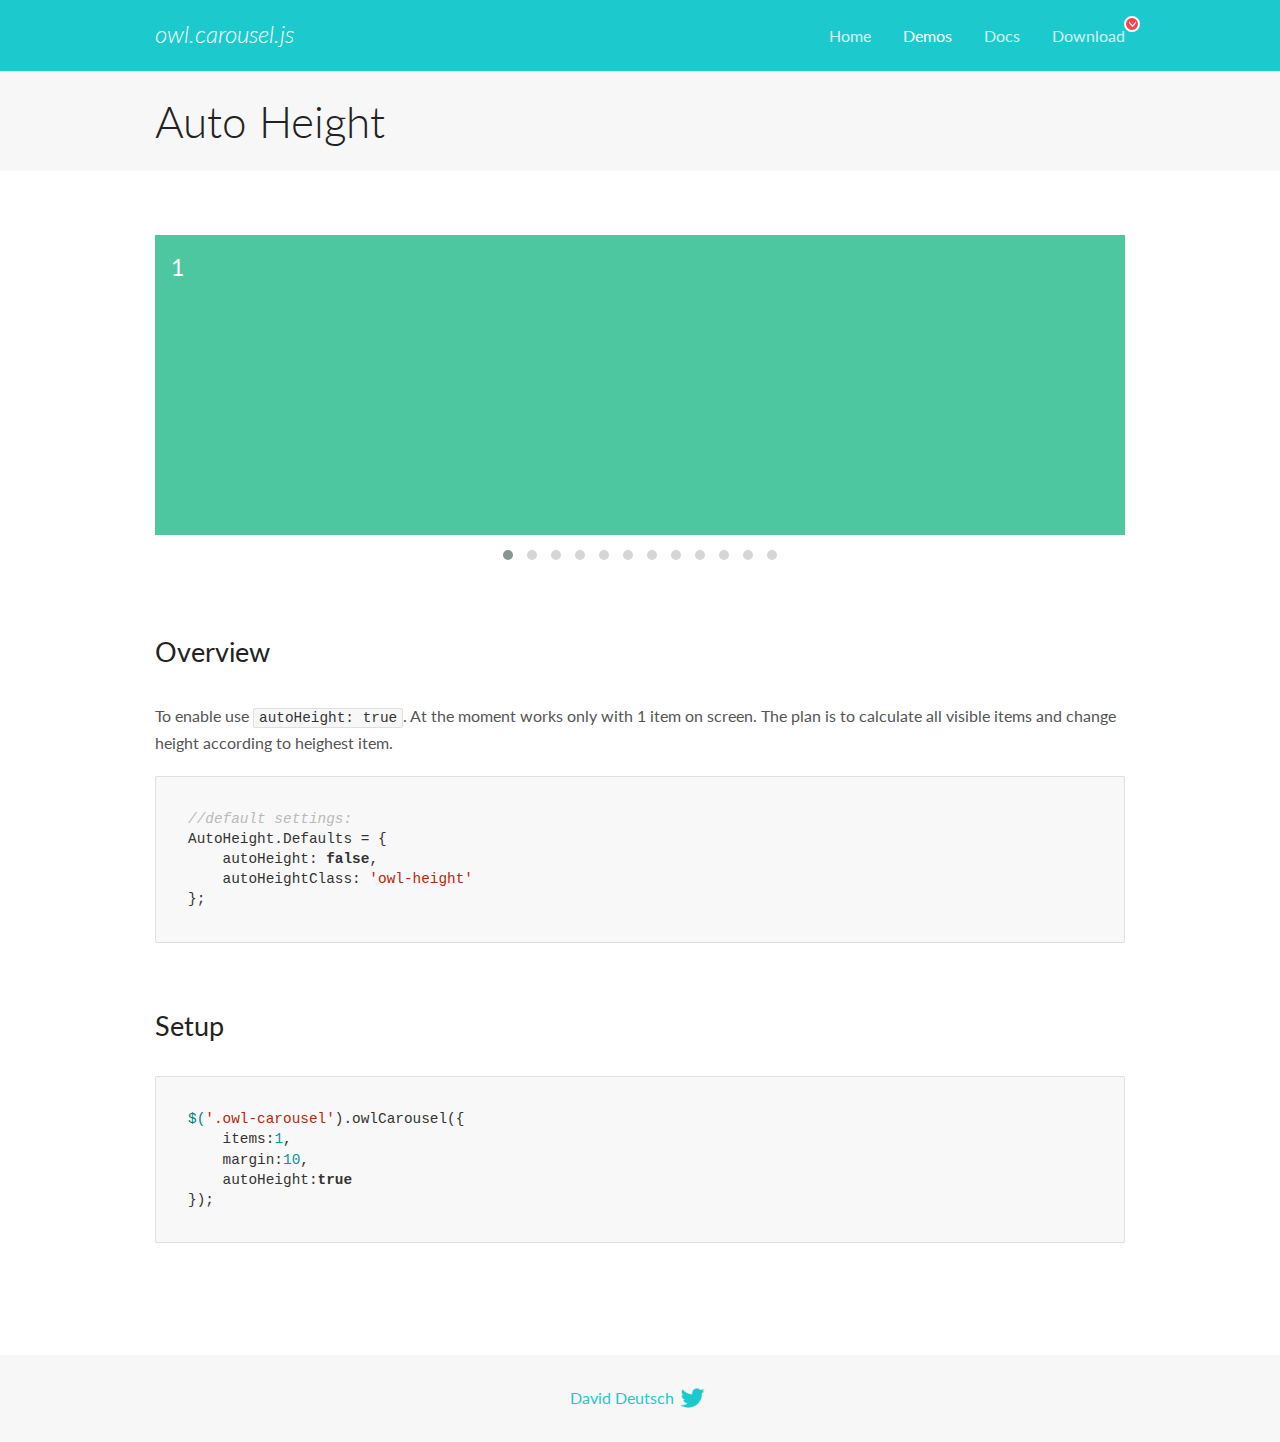
<file: public/OwlCarousel2-2.3.4/docs/demos/autoheight.html>
<!DOCTYPE html>
<html lang="en">
  <head>

    <!-- head -->
    <meta charset="utf-8">
    <meta name="msapplication-tap-highlight" content="no" />
    <meta name="viewport" content="width=device-width, initial-scale=1.0" />
    <meta name="description" content="autoHeight usage demo">
    <meta name="author" content="David Deutsch">
    <title>
      Auto Height Demo | Owl Carousel | 2.3.4
    </title>

    <!-- Stylesheets -->
    <link href='https://fonts.googleapis.com/css?family=Lato:300,400,700,400italic,300italic' rel='stylesheet' type='text/css'>
    <link rel="stylesheet" href="../assets/css/docs.theme.min.css">

    <!-- Owl Stylesheets -->
    <link rel="stylesheet" href="../assets/owlcarousel/assets/owl.carousel.min.css">
    <link rel="stylesheet" href="../assets/owlcarousel/assets/owl.theme.default.min.css">

    <!-- HTML5 shim and Respond.js IE8 support of HTML5 elements and media queries -->

    <!--[if lt IE 9]>
      <script src="https://oss.maxcdn.com/libs/html5shiv/3.7.0/html5shiv.js"></script>
      <script src="https://oss.maxcdn.com/libs/respond.js/1.3.0/respond.min.js"></script>
    <![endif]-->

    <!-- Favicons -->
    <link rel="apple-touch-icon-precomposed" sizes="144x144" href="../assets/ico/apple-touch-icon-144-precomposed.png">
    <link rel="shortcut icon" href="../assets/ico/favicon.png">
    <link rel="shortcut icon" href="favicon.ico">

    <!-- Yeah i know js should not be in header. Its required for demos.-->

    <!-- javascript -->
    <script src="../assets/vendors/jquery.min.js"></script>
    <script src="../assets/owlcarousel/owl.carousel.js"></script>
  </head>
  <body>

    <!-- header -->
    <header class="header">
      <div class="row">
        <div class="large-12 columns">
          <div class="brand left">
            <h3>
              <a href="/OwlCarousel2/">owl.carousel.js</a> 
            </h3>
          </div>
          <a id="toggle-nav" class="right">
            <span></span> <span></span> <span></span> 
          </a> 
          <div class="nav-bar">
            <ul class="clearfix">
              <li> <a href="/OwlCarousel2/index.html">Home</a>  </li>
              <li class="active">
                <a href="/OwlCarousel2/demos/demos.html">Demos</a> 
              </li>
              <li> <a href="/OwlCarousel2/docs/started-welcome.html">Docs</a>  </li>
              <li>
                <a href="https://github.com/OwlCarousel2/OwlCarousel2/archive/2.3.4.zip">Download</a> 
                <span class="download"></span> 
              </li>
            </ul>
          </div>
        </div>
      </div>
    </header>

    <!-- title -->
    <section class="title">
      <div class="row">
        <div class="large-12 columns">
          <h1>Auto Height</h1>
        </div>
      </div>
    </section>

    <!--  Demos -->
    <section id="demos">
      <div class="row">
        <div class="large-12 columns">
          <div class="owl-carousel owl-theme">
            <div class="item" style="height:300px">
              <h4>1</h4>
            </div>
            <div class="item" style="height:100px">
              <h4>2</h4>
            </div>
            <div class="item" style="height:500px">
              <h4>3</h4>
            </div>
            <div class="item" style="height:250px">
              <h4>4</h4>
            </div>
            <div class="item" style="height:400px">
              <h4>5</h4>
            </div>
            <div class="item" style="height:500px">
              <h4>6</h4>
            </div>
            <div class="item" style="height:600px">
              <h4>7</h4>
            </div>
            <div class="item" style="height:400px">
              <h4>8</h4>
            </div>
            <div class="item" style="height:300px">
              <h4>9</h4>
            </div>
            <div class="item" style="height:350px">
              <h4>10</h4>
            </div>
            <div class="item" style="height:200px">
              <h4>11</h4>
            </div>
            <div class="item" style="height:150px">
              <h4>12</h4>
            </div>
          </div>
          <h3 id="overview">Overview</h3>
          <p>To enable use <code>autoHeight: true</code>. At the moment works only with 1 item on screen. The plan is to calculate all visible items and change height according to heighest item.</p>
          <pre><code>//default settings:
AutoHeight.Defaults = {
    autoHeight: false,
    autoHeightClass: &#39;owl-height&#39;
};</code></pre>
          <h3 id="setup">Setup</h3>
          <pre><code>$(&#39;.owl-carousel&#39;).owlCarousel({
    items:1,
    margin:10,
    autoHeight:true
});</code></pre>
          <script>
            $(document).ready(function() {
              $('.owl-carousel').owlCarousel({
                items: 1,
                margin: 10,
                autoHeight: true
              });
            })
          </script>
        </div>
      </div>
    </section>

    <!-- footer -->
    <footer class="footer">
      <div class="row">
        <div class="large-12 columns">
          <h5>
            <a href="/OwlCarousel2/docs/support-contact.html">David Deutsch</a> 
            <a id="custom-tweet-button" href="https://twitter.com/share?url=https://github.com/OwlCarousel2/OwlCarousel2&text=Owl Carousel - This is so awesome! " target="_blank"></a> 
          </h5>
        </div>
      </div>
    </footer>

    <!-- vendors -->
    <script src="../assets/vendors/highlight.js"></script>
    <script src="../assets/js/app.js"></script>
  </body>
</html>
</file>
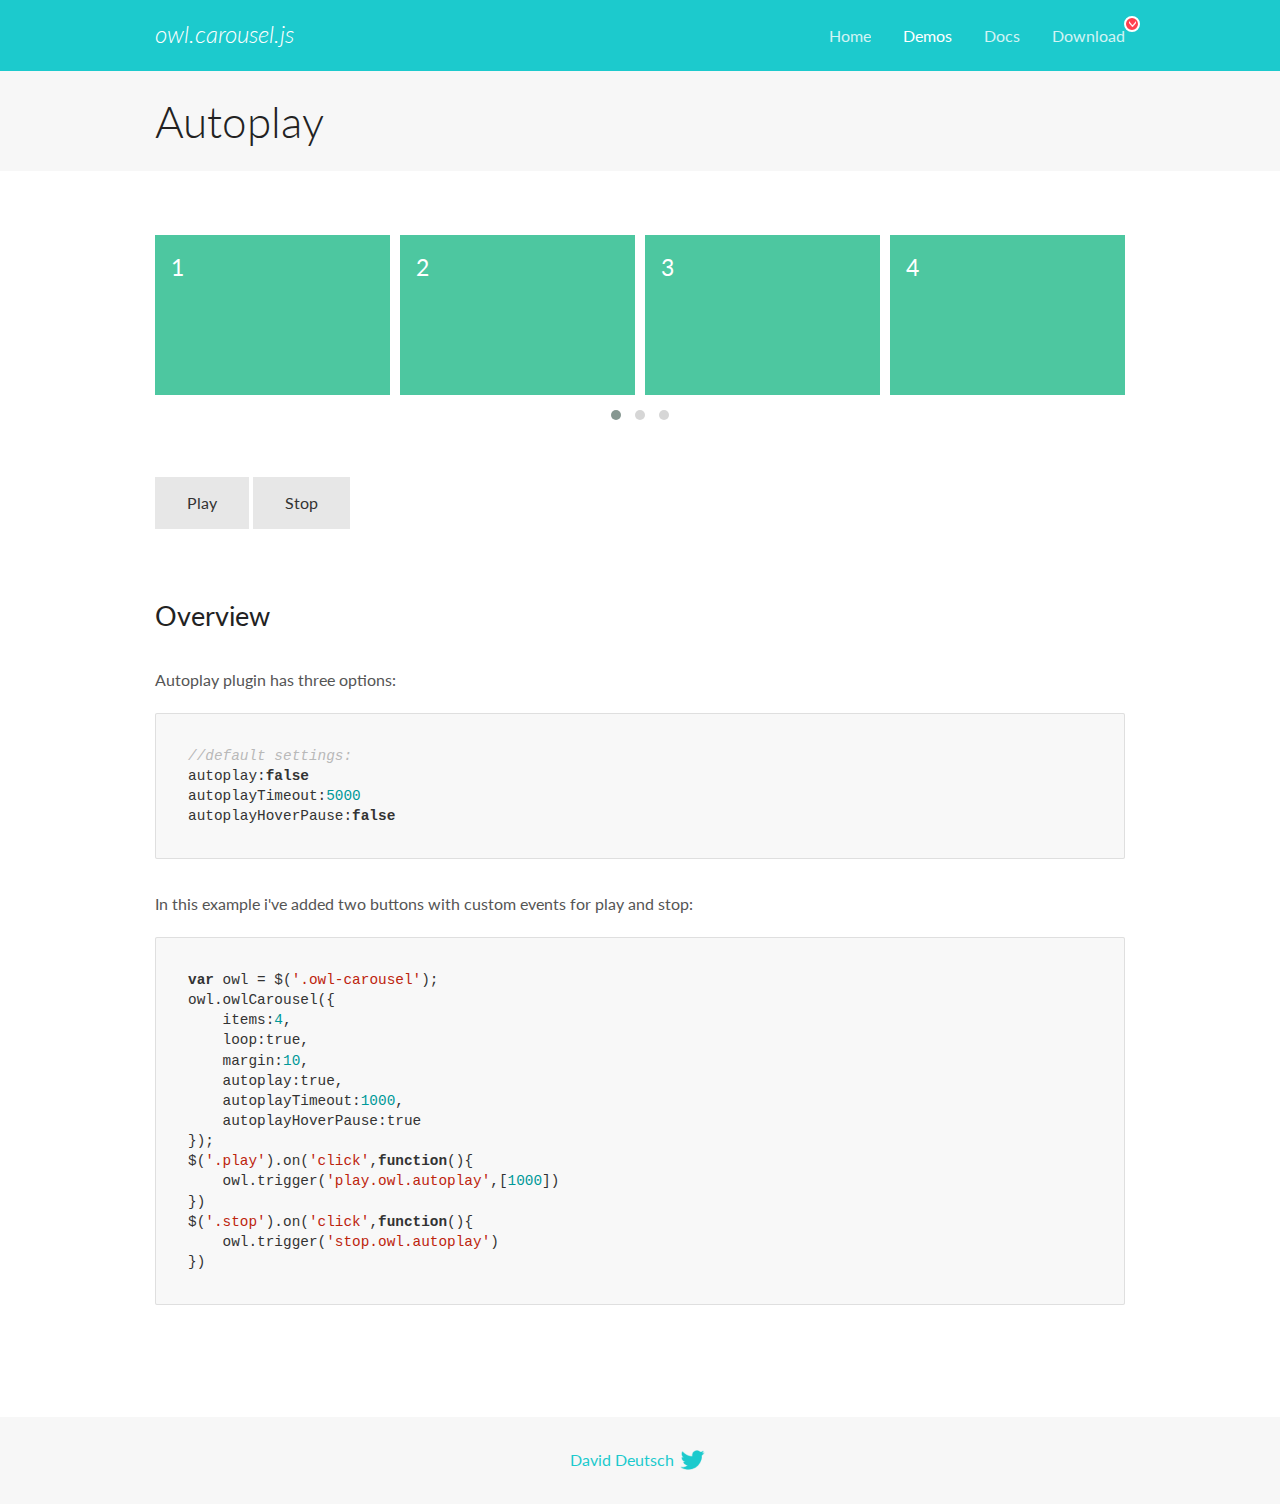
<file: public/OwlCarousel2-2.3.4/docs/demos/autoplay.html>
<!DOCTYPE html>
<html lang="en">
  <head>

    <!-- head -->
    <meta charset="utf-8">
    <meta name="msapplication-tap-highlight" content="no" />
    <meta name="viewport" content="width=device-width, initial-scale=1.0" />
    <meta name="description" content="Autoplay usage demo">
    <meta name="author" content="David Deutsch">
    <title>
      Autoplay Demo | Owl Carousel | 2.3.4
    </title>

    <!-- Stylesheets -->
    <link href='https://fonts.googleapis.com/css?family=Lato:300,400,700,400italic,300italic' rel='stylesheet' type='text/css'>
    <link rel="stylesheet" href="../assets/css/docs.theme.min.css">

    <!-- Owl Stylesheets -->
    <link rel="stylesheet" href="../assets/owlcarousel/assets/owl.carousel.min.css">
    <link rel="stylesheet" href="../assets/owlcarousel/assets/owl.theme.default.min.css">

    <!-- HTML5 shim and Respond.js IE8 support of HTML5 elements and media queries -->

    <!--[if lt IE 9]>
      <script src="https://oss.maxcdn.com/libs/html5shiv/3.7.0/html5shiv.js"></script>
      <script src="https://oss.maxcdn.com/libs/respond.js/1.3.0/respond.min.js"></script>
    <![endif]-->

    <!-- Favicons -->
    <link rel="apple-touch-icon-precomposed" sizes="144x144" href="../assets/ico/apple-touch-icon-144-precomposed.png">
    <link rel="shortcut icon" href="../assets/ico/favicon.png">
    <link rel="shortcut icon" href="favicon.ico">

    <!-- Yeah i know js should not be in header. Its required for demos.-->

    <!-- javascript -->
    <script src="../assets/vendors/jquery.min.js"></script>
    <script src="../assets/owlcarousel/owl.carousel.js"></script>
  </head>
  <body>

    <!-- header -->
    <header class="header">
      <div class="row">
        <div class="large-12 columns">
          <div class="brand left">
            <h3>
              <a href="/OwlCarousel2/">owl.carousel.js</a> 
            </h3>
          </div>
          <a id="toggle-nav" class="right">
            <span></span> <span></span> <span></span> 
          </a> 
          <div class="nav-bar">
            <ul class="clearfix">
              <li> <a href="/OwlCarousel2/index.html">Home</a>  </li>
              <li class="active">
                <a href="/OwlCarousel2/demos/demos.html">Demos</a> 
              </li>
              <li> <a href="/OwlCarousel2/docs/started-welcome.html">Docs</a>  </li>
              <li>
                <a href="https://github.com/OwlCarousel2/OwlCarousel2/archive/2.3.4.zip">Download</a> 
                <span class="download"></span> 
              </li>
            </ul>
          </div>
        </div>
      </div>
    </header>

    <!-- title -->
    <section class="title">
      <div class="row">
        <div class="large-12 columns">
          <h1>Autoplay</h1>
        </div>
      </div>
    </section>

    <!--  Demos -->
    <section id="demos">
      <div class="row">
        <div class="large-12 columns">
          <div class="owl-carousel owl-theme">
            <div class="item">
              <h4>1</h4>
            </div>
            <div class="item">
              <h4>2</h4>
            </div>
            <div class="item">
              <h4>3</h4>
            </div>
            <div class="item">
              <h4>4</h4>
            </div>
            <div class="item">
              <h4>5</h4>
            </div>
            <div class="item">
              <h4>6</h4>
            </div>
            <div class="item">
              <h4>7</h4>
            </div>
            <div class="item">
              <h4>8</h4>
            </div>
            <div class="item">
              <h4>9</h4>
            </div>
            <div class="item">
              <h4>10</h4>
            </div>
            <div class="item">
              <h4>11</h4>
            </div>
            <div class="item">
              <h4>12</h4>
            </div>
          </div>
          <a class="button secondary play">Play</a> 
          <a class="button secondary stop">Stop</a> 
          <h3 id="overview">Overview</h3>
          <p>Autoplay plugin has three options:</p>
          <pre><code>//default settings:
autoplay:false
autoplayTimeout:5000
autoplayHoverPause:false</code></pre>
          <p>In this example i&#39;ve added two buttons with custom events for play and stop:</p>
          <pre><code>var owl = $(&#39;.owl-carousel&#39;);
owl.owlCarousel({
    items:4,
    loop:true,
    margin:10,
    autoplay:true,
    autoplayTimeout:1000,
    autoplayHoverPause:true
});
$(&#39;.play&#39;).on(&#39;click&#39;,function(){
    owl.trigger(&#39;play.owl.autoplay&#39;,[1000])
})
$(&#39;.stop&#39;).on(&#39;click&#39;,function(){
    owl.trigger(&#39;stop.owl.autoplay&#39;)
})</code></pre>
          <script>
            $(document).ready(function() {
              var owl = $('.owl-carousel');
              owl.owlCarousel({
                items: 4,
                loop: true,
                margin: 10,
                autoplay: true,
                autoplayTimeout: 1000,
                autoplayHoverPause: true
              });
              $('.play').on('click', function() {
                owl.trigger('play.owl.autoplay', [1000])
              })
              $('.stop').on('click', function() {
                owl.trigger('stop.owl.autoplay')
              })
            })
          </script>
        </div>
      </div>
    </section>

    <!-- footer -->
    <footer class="footer">
      <div class="row">
        <div class="large-12 columns">
          <h5>
            <a href="/OwlCarousel2/docs/support-contact.html">David Deutsch</a> 
            <a id="custom-tweet-button" href="https://twitter.com/share?url=https://github.com/OwlCarousel2/OwlCarousel2&text=Owl Carousel - This is so awesome! " target="_blank"></a> 
          </h5>
        </div>
      </div>
    </footer>

    <!-- vendors -->
    <script src="../assets/vendors/highlight.js"></script>
    <script src="../assets/js/app.js"></script>
  </body>
</html>
</file>
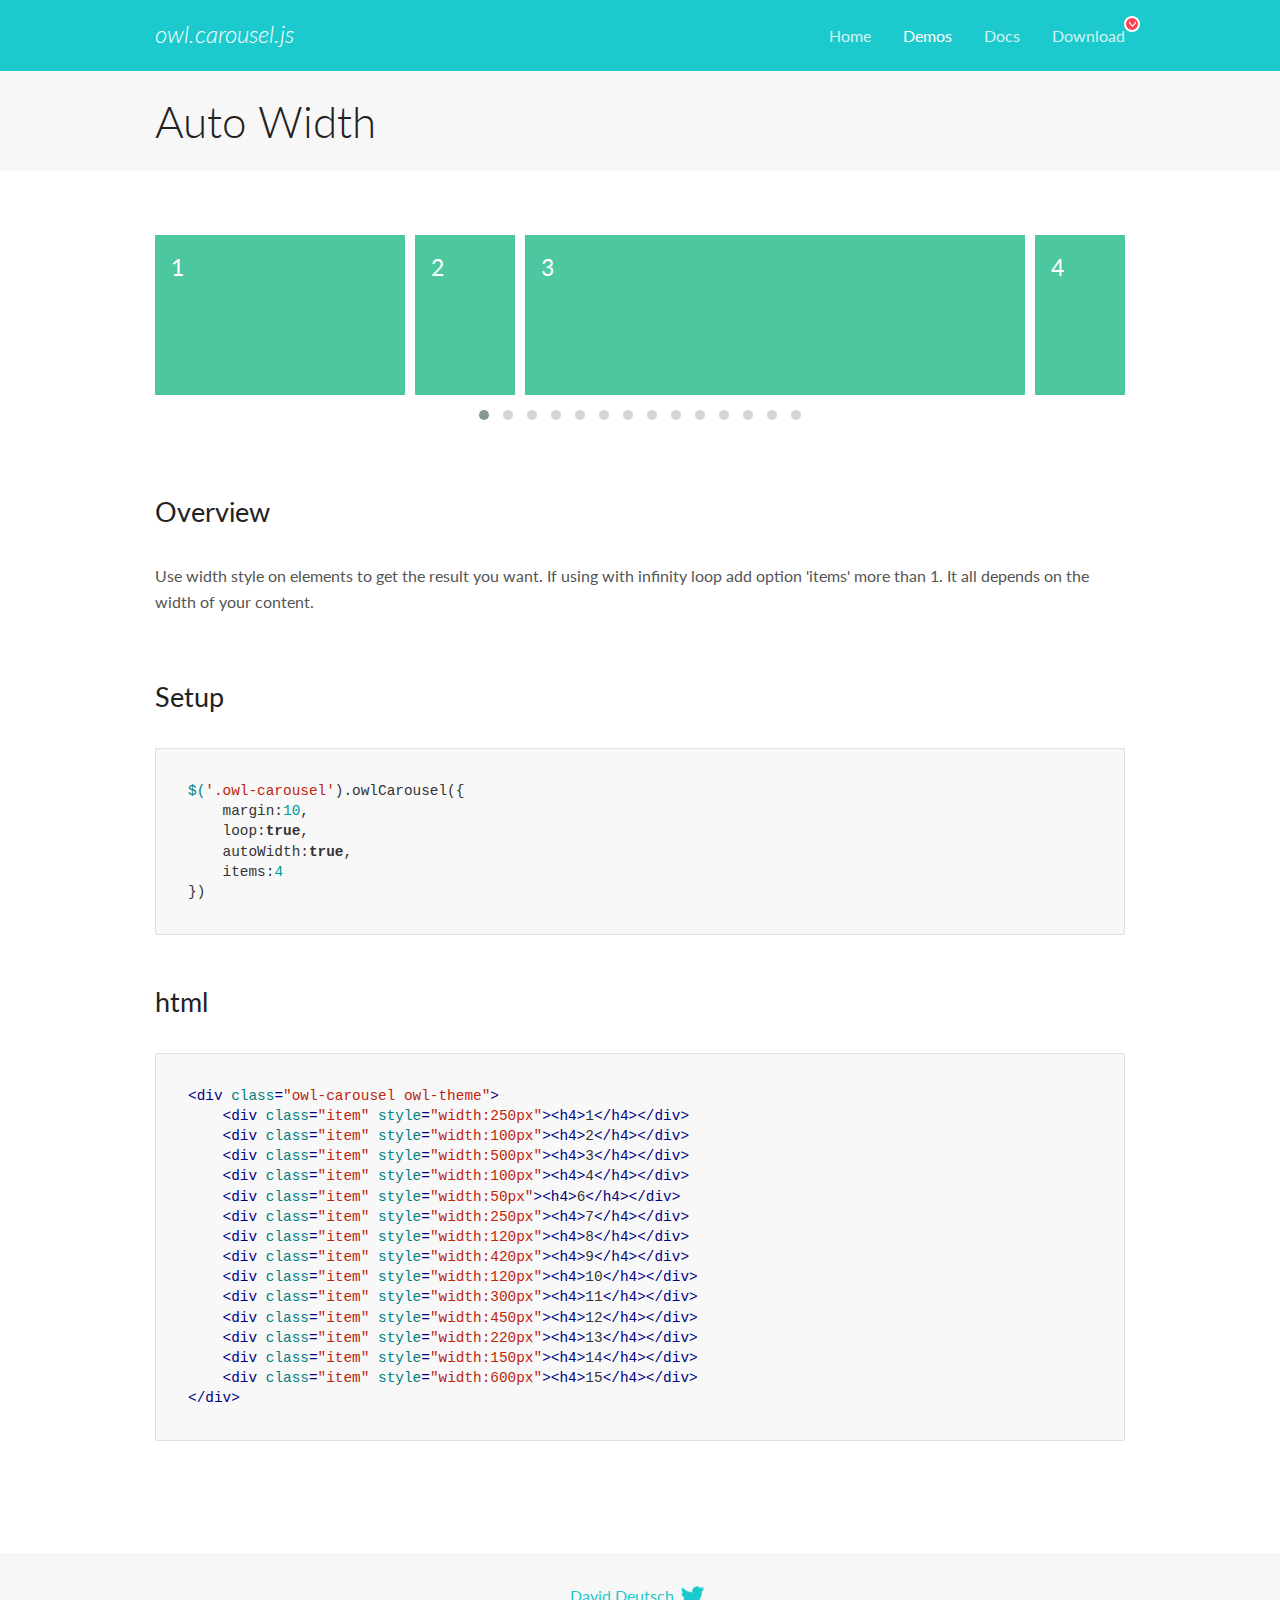
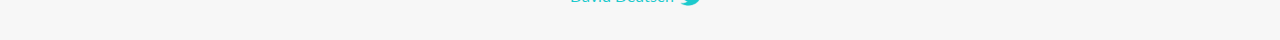
<file: public/OwlCarousel2-2.3.4/docs/demos/autowidth.html>
<!DOCTYPE html>
<html lang="en">
  <head>

    <!-- head -->
    <meta charset="utf-8">
    <meta name="msapplication-tap-highlight" content="no" />
    <meta name="viewport" content="width=device-width, initial-scale=1.0" />
    <meta name="description" content="Auto Width">
    <meta name="author" content="David Deutsch">
    <title>
      Auto Width Demo | Owl Carousel | 2.3.4
    </title>

    <!-- Stylesheets -->
    <link href='https://fonts.googleapis.com/css?family=Lato:300,400,700,400italic,300italic' rel='stylesheet' type='text/css'>
    <link rel="stylesheet" href="../assets/css/docs.theme.min.css">

    <!-- Owl Stylesheets -->
    <link rel="stylesheet" href="../assets/owlcarousel/assets/owl.carousel.min.css">
    <link rel="stylesheet" href="../assets/owlcarousel/assets/owl.theme.default.min.css">

    <!-- HTML5 shim and Respond.js IE8 support of HTML5 elements and media queries -->

    <!--[if lt IE 9]>
      <script src="https://oss.maxcdn.com/libs/html5shiv/3.7.0/html5shiv.js"></script>
      <script src="https://oss.maxcdn.com/libs/respond.js/1.3.0/respond.min.js"></script>
    <![endif]-->

    <!-- Favicons -->
    <link rel="apple-touch-icon-precomposed" sizes="144x144" href="../assets/ico/apple-touch-icon-144-precomposed.png">
    <link rel="shortcut icon" href="../assets/ico/favicon.png">
    <link rel="shortcut icon" href="favicon.ico">

    <!-- Yeah i know js should not be in header. Its required for demos.-->

    <!-- javascript -->
    <script src="../assets/vendors/jquery.min.js"></script>
    <script src="../assets/owlcarousel/owl.carousel.js"></script>
  </head>
  <body>

    <!-- header -->
    <header class="header">
      <div class="row">
        <div class="large-12 columns">
          <div class="brand left">
            <h3>
              <a href="/OwlCarousel2/">owl.carousel.js</a> 
            </h3>
          </div>
          <a id="toggle-nav" class="right">
            <span></span> <span></span> <span></span> 
          </a> 
          <div class="nav-bar">
            <ul class="clearfix">
              <li> <a href="/OwlCarousel2/index.html">Home</a>  </li>
              <li class="active">
                <a href="/OwlCarousel2/demos/demos.html">Demos</a> 
              </li>
              <li> <a href="/OwlCarousel2/docs/started-welcome.html">Docs</a>  </li>
              <li>
                <a href="https://github.com/OwlCarousel2/OwlCarousel2/archive/2.3.4.zip">Download</a> 
                <span class="download"></span> 
              </li>
            </ul>
          </div>
        </div>
      </div>
    </header>

    <!-- title -->
    <section class="title">
      <div class="row">
        <div class="large-12 columns">
          <h1>Auto Width</h1>
        </div>
      </div>
    </section>

    <!--  Demos -->
    <section id="demos">
      <div class="row">
        <div class="large-12 columns">
          <div class="owl-carousel owl-theme">
            <div class="item" style="width:250px">
              <h4>1</h4>
            </div>
            <div class="item" style="width:100px">
              <h4>2</h4>
            </div>
            <div class="item" style="width:500px">
              <h4>3</h4>
            </div>
            <div class="item" style="width:100px">
              <h4>4</h4>
            </div>
            <div class="item" style="width:50px">
              <h4>6</h4>
            </div>
            <div class="item" style="width:250px">
              <h4>7</h4>
            </div>
            <div class="item" style="width:120px">
              <h4>8</h4>
            </div>
            <div class="item" style="width:420px">
              <h4>9</h4>
            </div>
            <div class="item" style="width:120px">
              <h4>10</h4>
            </div>
            <div class="item" style="width:300px">
              <h4>11</h4>
            </div>
            <div class="item" style="width:450px">
              <h4>12</h4>
            </div>
            <div class="item" style="width:220px">
              <h4>13</h4>
            </div>
            <div class="item" style="width:150px">
              <h4>14</h4>
            </div>
            <div class="item" style="width:600px">
              <h4>15</h4>
            </div>
          </div>
          <h3 id="overview">Overview</h3>
          <p>Use width style on elements to get the result you want. If using with infinity loop add option &#39;items&#39; more than 1. It all depends on the width of your content.</p>
          <h3 id="setup">Setup</h3>
          <pre><code>$(&#39;.owl-carousel&#39;).owlCarousel({
    margin:10,
    loop:true,
    autoWidth:true,
    items:4
})</code></pre>
          <h3 id="html">html</h3>
          <pre><code>&lt;div class=&quot;owl-carousel owl-theme&quot;&gt;
    &lt;div class=&quot;item&quot; style=&quot;width:250px&quot;&gt;&lt;h4&gt;1&lt;/h4&gt;&lt;/div&gt;
    &lt;div class=&quot;item&quot; style=&quot;width:100px&quot;&gt;&lt;h4&gt;2&lt;/h4&gt;&lt;/div&gt;
    &lt;div class=&quot;item&quot; style=&quot;width:500px&quot;&gt;&lt;h4&gt;3&lt;/h4&gt;&lt;/div&gt;
    &lt;div class=&quot;item&quot; style=&quot;width:100px&quot;&gt;&lt;h4&gt;4&lt;/h4&gt;&lt;/div&gt;
    &lt;div class=&quot;item&quot; style=&quot;width:50px&quot;&gt;&lt;h4&gt;6&lt;/h4&gt;&lt;/div&gt;
    &lt;div class=&quot;item&quot; style=&quot;width:250px&quot;&gt;&lt;h4&gt;7&lt;/h4&gt;&lt;/div&gt;
    &lt;div class=&quot;item&quot; style=&quot;width:120px&quot;&gt;&lt;h4&gt;8&lt;/h4&gt;&lt;/div&gt;
    &lt;div class=&quot;item&quot; style=&quot;width:420px&quot;&gt;&lt;h4&gt;9&lt;/h4&gt;&lt;/div&gt;
    &lt;div class=&quot;item&quot; style=&quot;width:120px&quot;&gt;&lt;h4&gt;10&lt;/h4&gt;&lt;/div&gt;
    &lt;div class=&quot;item&quot; style=&quot;width:300px&quot;&gt;&lt;h4&gt;11&lt;/h4&gt;&lt;/div&gt;
    &lt;div class=&quot;item&quot; style=&quot;width:450px&quot;&gt;&lt;h4&gt;12&lt;/h4&gt;&lt;/div&gt;
    &lt;div class=&quot;item&quot; style=&quot;width:220px&quot;&gt;&lt;h4&gt;13&lt;/h4&gt;&lt;/div&gt;
    &lt;div class=&quot;item&quot; style=&quot;width:150px&quot;&gt;&lt;h4&gt;14&lt;/h4&gt;&lt;/div&gt;
    &lt;div class=&quot;item&quot; style=&quot;width:600px&quot;&gt;&lt;h4&gt;15&lt;/h4&gt;&lt;/div&gt;
&lt;/div&gt;</code></pre>
          <script>
            $(document).ready(function() {
              $('.owl-carousel').owlCarousel({
                margin: 10,
                loop: true,
                autoWidth: true,
                items: 4
              })
            })
          </script>
        </div>
      </div>
    </section>

    <!-- footer -->
    <footer class="footer">
      <div class="row">
        <div class="large-12 columns">
          <h5>
            <a href="/OwlCarousel2/docs/support-contact.html">David Deutsch</a> 
            <a id="custom-tweet-button" href="https://twitter.com/share?url=https://github.com/OwlCarousel2/OwlCarousel2&text=Owl Carousel - This is so awesome! " target="_blank"></a> 
          </h5>
        </div>
      </div>
    </footer>

    <!-- vendors -->
    <script src="../assets/vendors/highlight.js"></script>
    <script src="../assets/js/app.js"></script>
  </body>
</html>
</file>
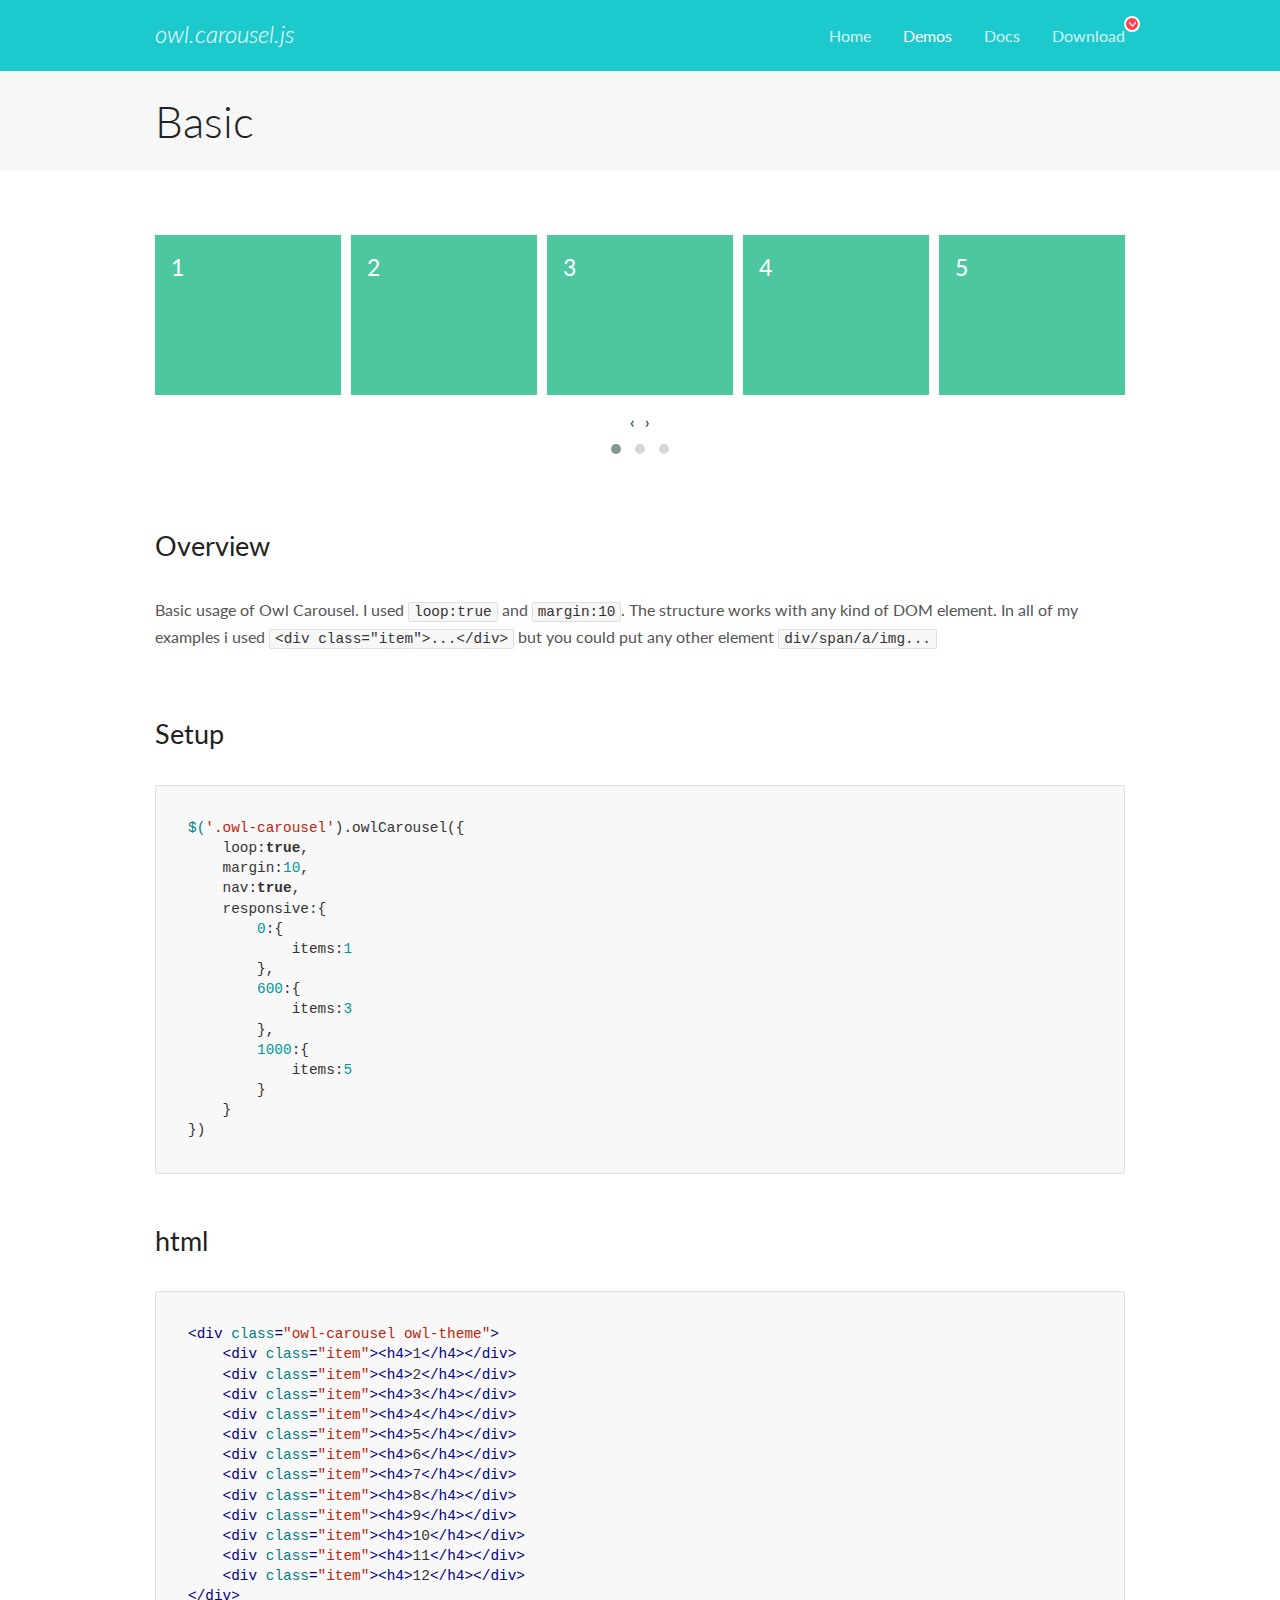
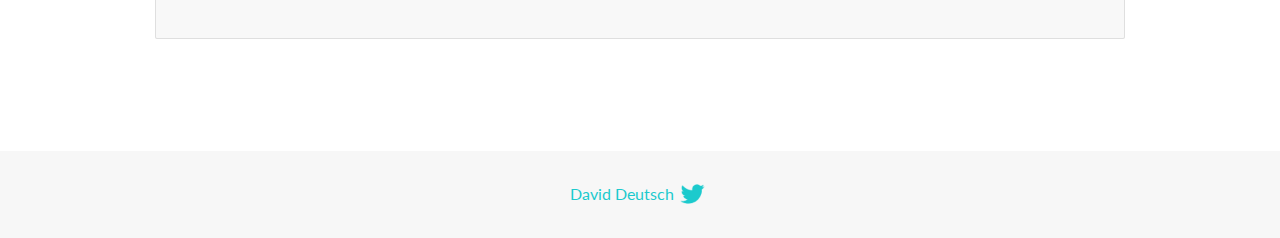
<file: public/OwlCarousel2-2.3.4/docs/demos/basic.html>
<!DOCTYPE html>
<html lang="en">
  <head>

    <!-- head -->
    <meta charset="utf-8">
    <meta name="msapplication-tap-highlight" content="no" />
    <meta name="viewport" content="width=device-width, initial-scale=1.0" />
    <meta name="description" content="Basic usage demo">
    <meta name="author" content="David Deutsch">
    <title>
      Basic Demo | Owl Carousel | 2.3.4
    </title>

    <!-- Stylesheets -->
    <link href='https://fonts.googleapis.com/css?family=Lato:300,400,700,400italic,300italic' rel='stylesheet' type='text/css'>
    <link rel="stylesheet" href="../assets/css/docs.theme.min.css">

    <!-- Owl Stylesheets -->
    <link rel="stylesheet" href="../assets/owlcarousel/assets/owl.carousel.min.css">
    <link rel="stylesheet" href="../assets/owlcarousel/assets/owl.theme.default.min.css">

    <!-- HTML5 shim and Respond.js IE8 support of HTML5 elements and media queries -->

    <!--[if lt IE 9]>
      <script src="https://oss.maxcdn.com/libs/html5shiv/3.7.0/html5shiv.js"></script>
      <script src="https://oss.maxcdn.com/libs/respond.js/1.3.0/respond.min.js"></script>
    <![endif]-->

    <!-- Favicons -->
    <link rel="apple-touch-icon-precomposed" sizes="144x144" href="../assets/ico/apple-touch-icon-144-precomposed.png">
    <link rel="shortcut icon" href="../assets/ico/favicon.png">
    <link rel="shortcut icon" href="favicon.ico">

    <!-- Yeah i know js should not be in header. Its required for demos.-->

    <!-- javascript -->
    <script src="../assets/vendors/jquery.min.js"></script>
    <script src="../assets/owlcarousel/owl.carousel.js"></script>
  </head>
  <body>

    <!-- header -->
    <header class="header">
      <div class="row">
        <div class="large-12 columns">
          <div class="brand left">
            <h3>
              <a href="/OwlCarousel2/">owl.carousel.js</a> 
            </h3>
          </div>
          <a id="toggle-nav" class="right">
            <span></span> <span></span> <span></span> 
          </a> 
          <div class="nav-bar">
            <ul class="clearfix">
              <li> <a href="/OwlCarousel2/index.html">Home</a>  </li>
              <li class="active">
                <a href="/OwlCarousel2/demos/demos.html">Demos</a> 
              </li>
              <li> <a href="/OwlCarousel2/docs/started-welcome.html">Docs</a>  </li>
              <li>
                <a href="https://github.com/OwlCarousel2/OwlCarousel2/archive/2.3.4.zip">Download</a> 
                <span class="download"></span> 
              </li>
            </ul>
          </div>
        </div>
      </div>
    </header>

    <!-- title -->
    <section class="title">
      <div class="row">
        <div class="large-12 columns">
          <h1>Basic</h1>
        </div>
      </div>
    </section>

    <!--  Demos -->
    <section id="demos">
      <div class="row">
        <div class="large-12 columns">
          <div class="owl-carousel owl-theme">
            <div class="item">
              <h4>1</h4>
            </div>
            <div class="item">
              <h4>2</h4>
            </div>
            <div class="item">
              <h4>3</h4>
            </div>
            <div class="item">
              <h4>4</h4>
            </div>
            <div class="item">
              <h4>5</h4>
            </div>
            <div class="item">
              <h4>6</h4>
            </div>
            <div class="item">
              <h4>7</h4>
            </div>
            <div class="item">
              <h4>8</h4>
            </div>
            <div class="item">
              <h4>9</h4>
            </div>
            <div class="item">
              <h4>10</h4>
            </div>
            <div class="item">
              <h4>11</h4>
            </div>
            <div class="item">
              <h4>12</h4>
            </div>
          </div>
          <h3 id="overview">Overview</h3>
          <p>Basic usage of Owl Carousel. I used <code>loop:true</code> and <code>margin:10</code>. The structure works with any kind of DOM element. In all of my examples i used <code>&lt;div class=&quot;item&quot;&gt;...&lt;/div&gt;</code> but you could
            put any other element <code>div/span/a/img...</code></p>
          <h3 id="setup">Setup</h3>
          <pre><code>$(&#39;.owl-carousel&#39;).owlCarousel({
    loop:true,
    margin:10,
    nav:true,
    responsive:{
        0:{
            items:1
        },
        600:{
            items:3
        },
        1000:{
            items:5
        }
    }
})</code></pre>
          <h3 id="html">html</h3>
          <pre><code>&lt;div class=&quot;owl-carousel owl-theme&quot;&gt;
    &lt;div class=&quot;item&quot;&gt;&lt;h4&gt;1&lt;/h4&gt;&lt;/div&gt;
    &lt;div class=&quot;item&quot;&gt;&lt;h4&gt;2&lt;/h4&gt;&lt;/div&gt;
    &lt;div class=&quot;item&quot;&gt;&lt;h4&gt;3&lt;/h4&gt;&lt;/div&gt;
    &lt;div class=&quot;item&quot;&gt;&lt;h4&gt;4&lt;/h4&gt;&lt;/div&gt;
    &lt;div class=&quot;item&quot;&gt;&lt;h4&gt;5&lt;/h4&gt;&lt;/div&gt;
    &lt;div class=&quot;item&quot;&gt;&lt;h4&gt;6&lt;/h4&gt;&lt;/div&gt;
    &lt;div class=&quot;item&quot;&gt;&lt;h4&gt;7&lt;/h4&gt;&lt;/div&gt;
    &lt;div class=&quot;item&quot;&gt;&lt;h4&gt;8&lt;/h4&gt;&lt;/div&gt;
    &lt;div class=&quot;item&quot;&gt;&lt;h4&gt;9&lt;/h4&gt;&lt;/div&gt;
    &lt;div class=&quot;item&quot;&gt;&lt;h4&gt;10&lt;/h4&gt;&lt;/div&gt;
    &lt;div class=&quot;item&quot;&gt;&lt;h4&gt;11&lt;/h4&gt;&lt;/div&gt;
    &lt;div class=&quot;item&quot;&gt;&lt;h4&gt;12&lt;/h4&gt;&lt;/div&gt;
&lt;/div&gt;</code></pre>
          <script>
            $(document).ready(function() {
              var owl = $('.owl-carousel');
              owl.owlCarousel({
                margin: 10,
                nav: true,
                loop: true,
                responsive: {
                  0: {
                    items: 1
                  },
                  600: {
                    items: 3
                  },
                  1000: {
                    items: 5
                  }
                }
              })
            })
          </script>
        </div>
      </div>
    </section>

    <!-- footer -->
    <footer class="footer">
      <div class="row">
        <div class="large-12 columns">
          <h5>
            <a href="/OwlCarousel2/docs/support-contact.html">David Deutsch</a> 
            <a id="custom-tweet-button" href="https://twitter.com/share?url=https://github.com/OwlCarousel2/OwlCarousel2&text=Owl Carousel - This is so awesome! " target="_blank"></a> 
          </h5>
        </div>
      </div>
    </footer>

    <!-- vendors -->
    <script src="../assets/vendors/highlight.js"></script>
    <script src="../assets/js/app.js"></script>
  </body>
</html>
</file>
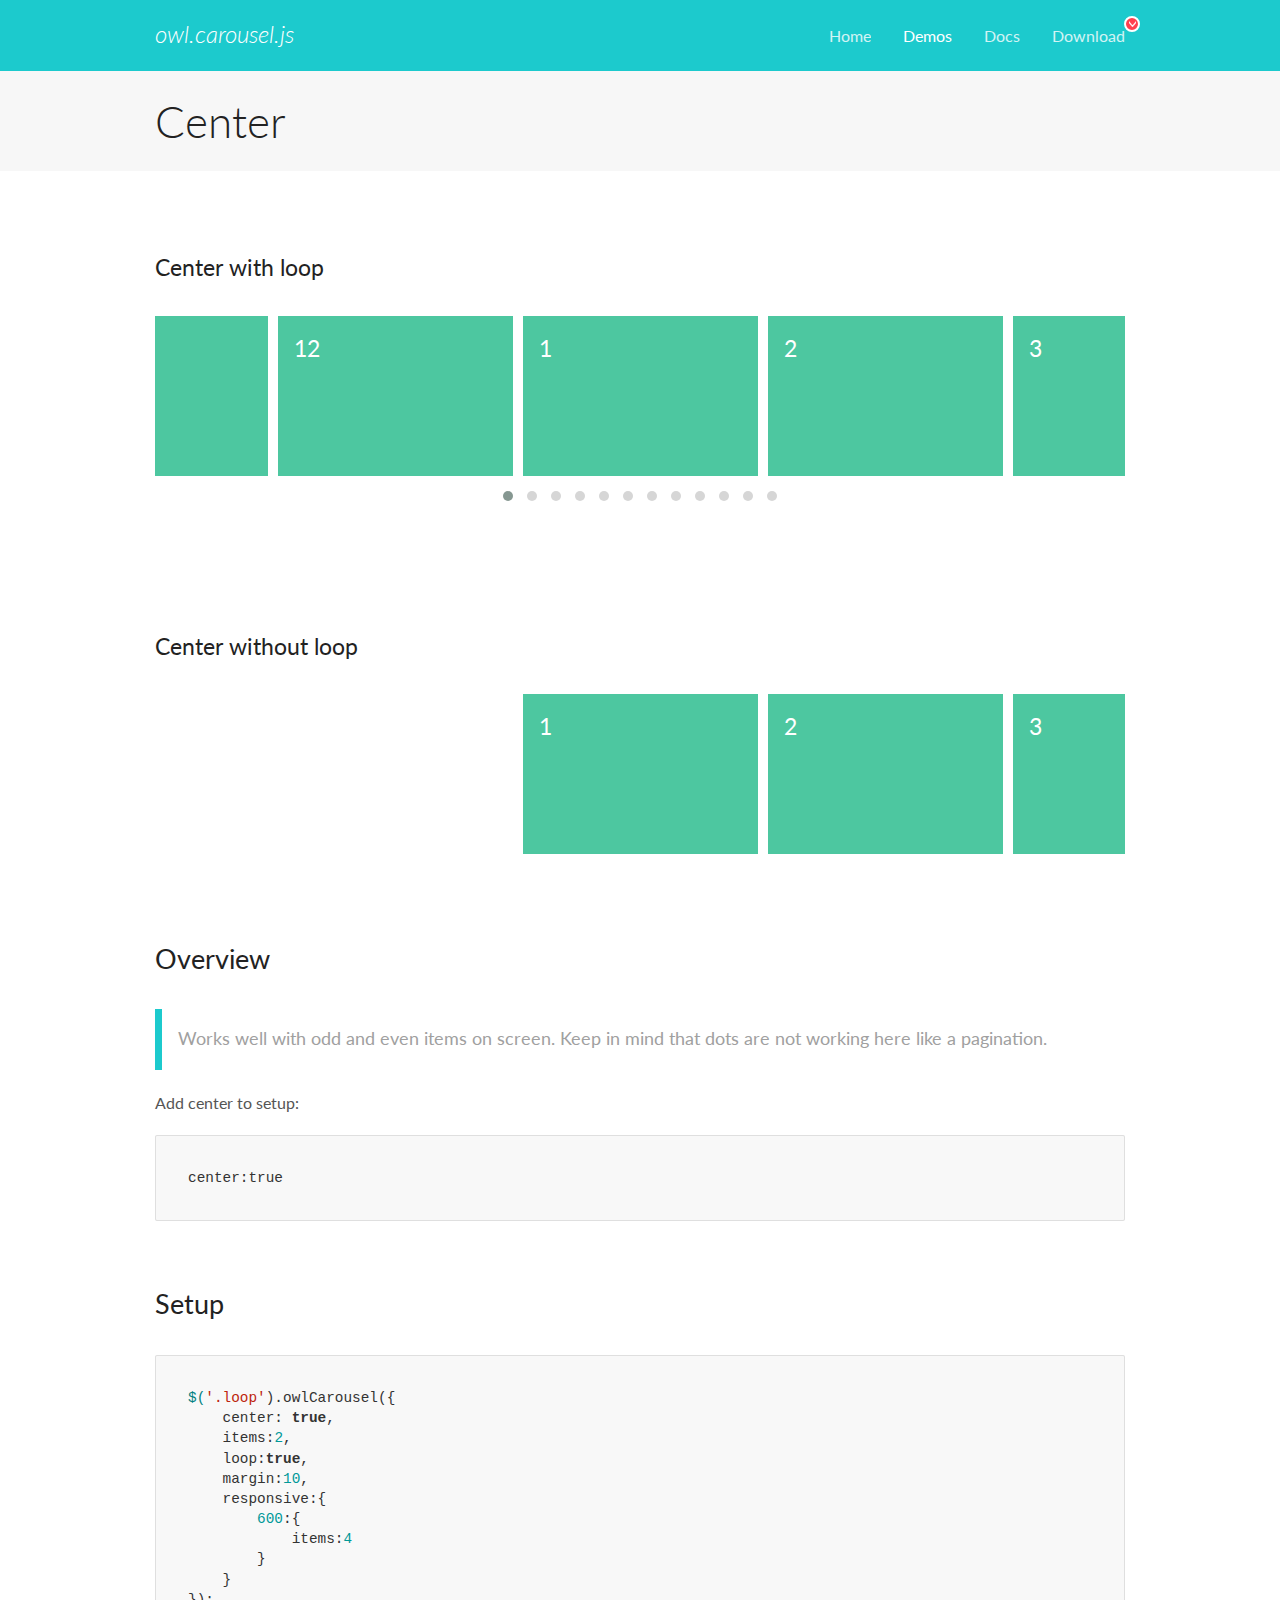
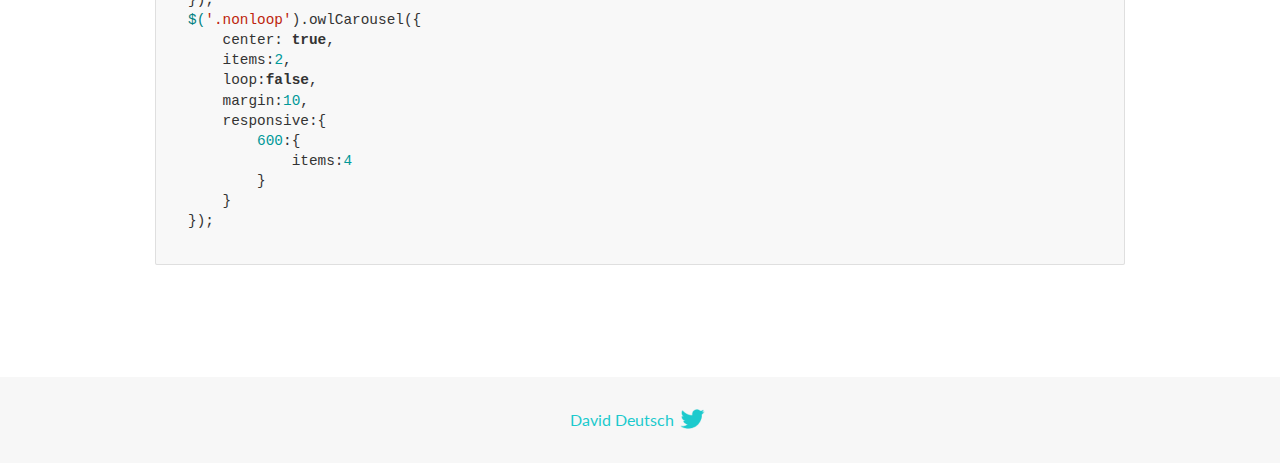
<file: public/OwlCarousel2-2.3.4/docs/demos/center.html>
<!DOCTYPE html>
<html lang="en">
  <head>

    <!-- head -->
    <meta charset="utf-8">
    <meta name="msapplication-tap-highlight" content="no" />
    <meta name="viewport" content="width=device-width, initial-scale=1.0" />
    <meta name="description" content="Center carousel">
    <meta name="author" content="David Deutsch">
    <title>
      Center Demo | Owl Carousel | 2.3.4
    </title>

    <!-- Stylesheets -->
    <link href='https://fonts.googleapis.com/css?family=Lato:300,400,700,400italic,300italic' rel='stylesheet' type='text/css'>
    <link rel="stylesheet" href="../assets/css/docs.theme.min.css">

    <!-- Owl Stylesheets -->
    <link rel="stylesheet" href="../assets/owlcarousel/assets/owl.carousel.min.css">
    <link rel="stylesheet" href="../assets/owlcarousel/assets/owl.theme.default.min.css">

    <!-- HTML5 shim and Respond.js IE8 support of HTML5 elements and media queries -->

    <!--[if lt IE 9]>
      <script src="https://oss.maxcdn.com/libs/html5shiv/3.7.0/html5shiv.js"></script>
      <script src="https://oss.maxcdn.com/libs/respond.js/1.3.0/respond.min.js"></script>
    <![endif]-->

    <!-- Favicons -->
    <link rel="apple-touch-icon-precomposed" sizes="144x144" href="../assets/ico/apple-touch-icon-144-precomposed.png">
    <link rel="shortcut icon" href="../assets/ico/favicon.png">
    <link rel="shortcut icon" href="favicon.ico">

    <!-- Yeah i know js should not be in header. Its required for demos.-->

    <!-- javascript -->
    <script src="../assets/vendors/jquery.min.js"></script>
    <script src="../assets/owlcarousel/owl.carousel.js"></script>
  </head>
  <body>

    <!-- header -->
    <header class="header">
      <div class="row">
        <div class="large-12 columns">
          <div class="brand left">
            <h3>
              <a href="/OwlCarousel2/">owl.carousel.js</a> 
            </h3>
          </div>
          <a id="toggle-nav" class="right">
            <span></span> <span></span> <span></span> 
          </a> 
          <div class="nav-bar">
            <ul class="clearfix">
              <li> <a href="/OwlCarousel2/index.html">Home</a>  </li>
              <li class="active">
                <a href="/OwlCarousel2/demos/demos.html">Demos</a> 
              </li>
              <li> <a href="/OwlCarousel2/docs/started-welcome.html">Docs</a>  </li>
              <li>
                <a href="https://github.com/OwlCarousel2/OwlCarousel2/archive/2.3.4.zip">Download</a> 
                <span class="download"></span> 
              </li>
            </ul>
          </div>
        </div>
      </div>
    </header>

    <!-- title -->
    <section class="title">
      <div class="row">
        <div class="large-12 columns">
          <h1>Center</h1>
        </div>
      </div>
    </section>

    <!--  Demos -->
    <section id="demos">
      <div class="row">
        <div class="large-12 columns">
          <h4 id="center-with-loop">Center with loop</h4>
          <div class="loop owl-carousel owl-theme">
            <div class="item">
              <h4>1</h4>
            </div>
            <div class="item">
              <h4>2</h4>
            </div>
            <div class="item">
              <h4>3</h4>
            </div>
            <div class="item">
              <h4>4</h4>
            </div>
            <div class="item">
              <h4>5</h4>
            </div>
            <div class="item">
              <h4>6</h4>
            </div>
            <div class="item">
              <h4>7</h4>
            </div>
            <div class="item">
              <h4>8</h4>
            </div>
            <div class="item">
              <h4>9</h4>
            </div>
            <div class="item">
              <h4>10</h4>
            </div>
            <div class="item">
              <h4>11</h4>
            </div>
            <div class="item">
              <h4>12</h4>
            </div>
          </div>
          <br>
          <h4 id="center-without-loop">Center without loop</h4>
          <div class="nonloop owl-carousel">
            <div class="item">
              <h4>1</h4>
            </div>
            <div class="item">
              <h4>2</h4>
            </div>
            <div class="item">
              <h4>3</h4>
            </div>
            <div class="item">
              <h4>4</h4>
            </div>
            <div class="item">
              <h4>5</h4>
            </div>
            <div class="item">
              <h4>6</h4>
            </div>
            <div class="item">
              <h4>7</h4>
            </div>
            <div class="item">
              <h4>8</h4>
            </div>
            <div class="item">
              <h4>9</h4>
            </div>
            <div class="item">
              <h4>10</h4>
            </div>
            <div class="item">
              <h4>11</h4>
            </div>
            <div class="item">
              <h4>12</h4>
            </div>
          </div>
          <h3 id="overview">Overview</h3>
          <blockquote>
            <p>Works well with odd and even items on screen. Keep in mind that dots are not working here like a pagination.</p>
          </blockquote>
          <p>Add center to setup:</p>
          <pre><code>center:true</code></pre>
          <h3 id="setup">Setup</h3>
          <pre><code>$(&#39;.loop&#39;).owlCarousel({
    center: true,
    items:2,
    loop:true,
    margin:10,
    responsive:{
        600:{
            items:4
        }
    }
});
$(&#39;.nonloop&#39;).owlCarousel({
    center: true,
    items:2,
    loop:false,
    margin:10,
    responsive:{
        600:{
            items:4
        }
    }
});</code></pre>
          <script>
            jQuery(document).ready(function($) {
              $('.loop').owlCarousel({
                center: true,
                items: 2,
                loop: true,
                margin: 10,
                responsive: {
                  600: {
                    items: 4
                  }
                }
              });
              $('.nonloop').owlCarousel({
                center: true,
                items: 2,
                loop: false,
                margin: 10,
                responsive: {
                  600: {
                    items: 4
                  }
                }
              });
            });
          </script>
        </div>
      </div>
    </section>

    <!-- footer -->
    <footer class="footer">
      <div class="row">
        <div class="large-12 columns">
          <h5>
            <a href="/OwlCarousel2/docs/support-contact.html">David Deutsch</a> 
            <a id="custom-tweet-button" href="https://twitter.com/share?url=https://github.com/OwlCarousel2/OwlCarousel2&text=Owl Carousel - This is so awesome! " target="_blank"></a> 
          </h5>
        </div>
      </div>
    </footer>

    <!-- vendors -->
    <script src="../assets/vendors/highlight.js"></script>
    <script src="../assets/js/app.js"></script>
  </body>
</html>
</file>
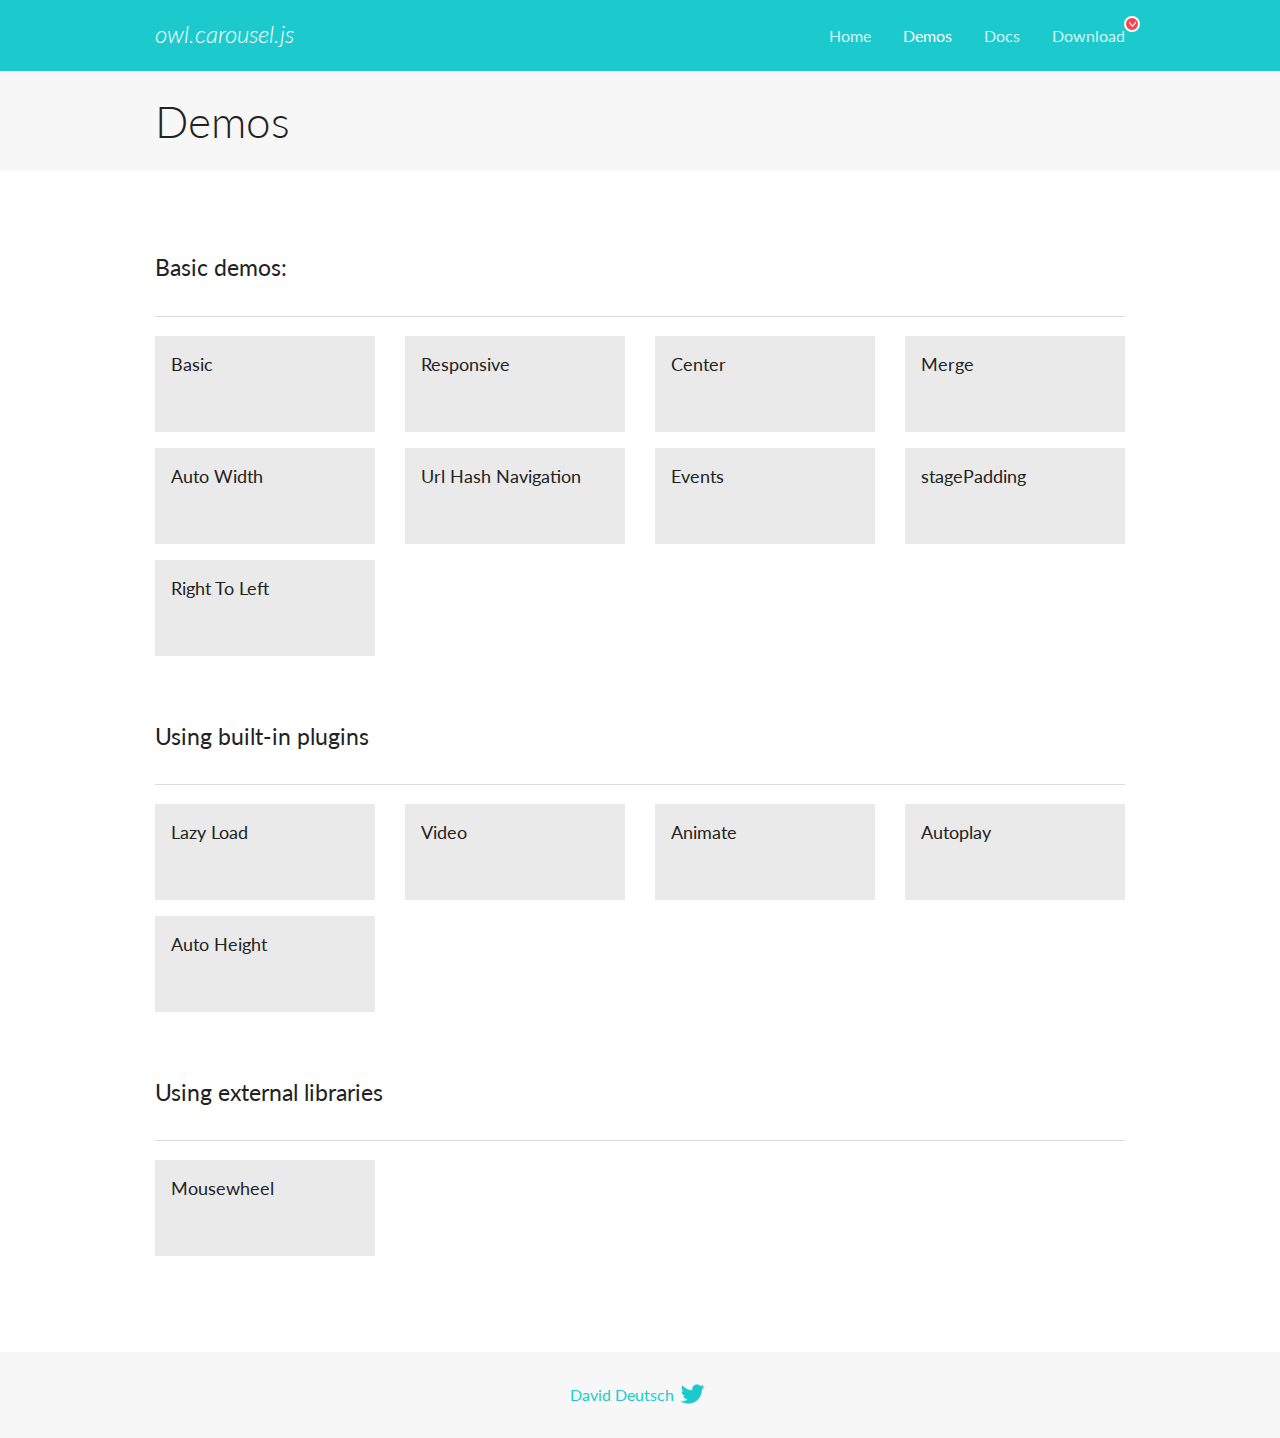
<file: public/OwlCarousel2-2.3.4/docs/demos/demos.html>
<!DOCTYPE html>
<html lang="en">
  <head>

    <!-- head -->
    <meta charset="utf-8">
    <meta name="msapplication-tap-highlight" content="no" />
    <meta name="viewport" content="width=device-width, initial-scale=1.0" />
    <meta name="description" content="A list of Owl Carousel examples.">
    <meta name="author" content="David Deutsch">
    <title>
      Demos | Owl Carousel | 2.3.4
    </title>

    <!-- Stylesheets -->
    <link href='https://fonts.googleapis.com/css?family=Lato:300,400,700,400italic,300italic' rel='stylesheet' type='text/css'>
    <link rel="stylesheet" href="../assets/css/docs.theme.min.css">

    <!-- Owl Stylesheets -->
    <link rel="stylesheet" href="../assets/owlcarousel/assets/owl.carousel.min.css">
    <link rel="stylesheet" href="../assets/owlcarousel/assets/owl.theme.default.min.css">

    <!-- HTML5 shim and Respond.js IE8 support of HTML5 elements and media queries -->

    <!--[if lt IE 9]>
      <script src="https://oss.maxcdn.com/libs/html5shiv/3.7.0/html5shiv.js"></script>
      <script src="https://oss.maxcdn.com/libs/respond.js/1.3.0/respond.min.js"></script>
    <![endif]-->

    <!-- Favicons -->
    <link rel="apple-touch-icon-precomposed" sizes="144x144" href="../assets/ico/apple-touch-icon-144-precomposed.png">
    <link rel="shortcut icon" href="../assets/ico/favicon.png">
    <link rel="shortcut icon" href="favicon.ico">

    <!-- Yeah i know js should not be in header. Its required for demos.-->

    <!-- javascript -->
    <script src="../assets/vendors/jquery.min.js"></script>
    <script src="../assets/owlcarousel/owl.carousel.js"></script>
  </head>
  <body>

    <!-- header -->
    <header class="header">
      <div class="row">
        <div class="large-12 columns">
          <div class="brand left">
            <h3>
              <a href="/OwlCarousel2/">owl.carousel.js</a> 
            </h3>
          </div>
          <a id="toggle-nav" class="right">
            <span></span> <span></span> <span></span> 
          </a> 
          <div class="nav-bar">
            <ul class="clearfix">
              <li> <a href="/OwlCarousel2/index.html">Home</a>  </li>
              <li class="active">
                <a href="/OwlCarousel2/demos/demos.html">Demos</a> 
              </li>
              <li> <a href="/OwlCarousel2/docs/started-welcome.html">Docs</a>  </li>
              <li>
                <a href="https://github.com/OwlCarousel2/OwlCarousel2/archive/2.3.4.zip">Download</a> 
                <span class="download"></span> 
              </li>
            </ul>
          </div>
        </div>
      </div>
    </header>

    <!-- title -->
    <section class="title">
      <div class="row">
        <div class="large-12 columns">
          <h1>Demos</h1>
        </div>
      </div>
    </section>

    <!--  Demos -->
    <section id="demos">
      <div class="row">
        <div class="large-12 columns">
          <h4 id="basic-demos-">Basic demos:</h4>
          <hr>
          <div class="demo-list">
            <div class="row">
              <div class="small-6 medium-4 large-3 columns">
                <a href="basic.html" class="demo-block">
                  <h5>Basic </h5>
                </a> 
              </div>
              <div class="small-6 medium-4 large-3 columns">
                <a href="responsive.html" class="demo-block">
                  <h5>Responsive </h5>
                </a> 
              </div>
              <div class="small-6 medium-4 large-3 columns">
                <a href="center.html" class="demo-block">
                  <h5>Center </h5>
                </a> 
              </div>
              <div class="small-6 medium-4 large-3 columns">
                <a href="merge.html" class="demo-block">
                  <h5>Merge </h5>
                </a> 
              </div>
              <div class="small-6 medium-4 large-3 columns">
                <a href="autowidth.html" class="demo-block">
                  <h5>Auto Width </h5>
                </a> 
              </div>
              <div class="small-6 medium-4 large-3 columns">
                <a href="urlhashnav.html" class="demo-block">
                  <h5>Url Hash Navigation </h5>
                </a> 
              </div>
              <div class="small-6 medium-4 large-3 columns">
                <a href="events.html" class="demo-block">
                  <h5>Events </h5>
                </a> 
              </div>
              <div class="small-6 medium-4 large-3 columns">
                <a href="stagepadding.html" class="demo-block">
                  <h5>stagePadding </h5>
                </a> 
              </div>
              <div class="small-6 medium-4 large-3 columns">
                <a href="rtl.html" class="demo-block">
                  <h5>Right To Left </h5>
                </a> 
              </div>
            </div>
          </div>
          <h4 id="using-built-in-plugins">Using built-in plugins</h4>
          <hr>
          <div class="demo-list">
            <div class="row">
              <div class="small-6 medium-4 large-3 columns">
                <a href="lazyLoad.html" class="demo-block">
                  <h5>Lazy Load </h5>
                </a> 
              </div>
              <div class="small-6 medium-4 large-3 columns">
                <a href="video.html" class="demo-block">
                  <h5>Video </h5>
                </a> 
              </div>
              <div class="small-6 medium-4 large-3 columns">
                <a href="animate.html" class="demo-block">
                  <h5>Animate </h5>
                </a> 
              </div>
              <div class="small-6 medium-4 large-3 columns">
                <a href="autoplay.html" class="demo-block">
                  <h5>Autoplay </h5>
                </a> 
              </div>
              <div class="small-6 medium-4 large-3 columns">
                <a href="autoheight.html" class="demo-block">
                  <h5>Auto Height </h5>
                </a> 
              </div>
            </div>
          </div>
          <h4 id="using-external-libraries">Using external libraries</h4>
          <hr>
          <div class="demo-list">
            <div class="row">
              <div class="small-6 medium-4 large-3 columns">
                <a href="mousewheel.html" class="demo-block">
                  <h5>Mousewheel </h5>
                </a> 
              </div>
            </div>
          </div>
        </div>
      </div>
    </section>

    <!-- footer -->
    <footer class="footer">
      <div class="row">
        <div class="large-12 columns">
          <h5>
            <a href="/OwlCarousel2/docs/support-contact.html">David Deutsch</a> 
            <a id="custom-tweet-button" href="https://twitter.com/share?url=https://github.com/OwlCarousel2/OwlCarousel2&text=Owl Carousel - This is so awesome! " target="_blank"></a> 
          </h5>
        </div>
      </div>
    </footer>

    <!-- vendors -->
    <script src="../assets/vendors/highlight.js"></script>
    <script src="../assets/js/app.js"></script>
  </body>
</html>
</file>
<file: public/style.css>
.top_portion{
background-color:firebrick;
height: 40px;


}
.top_portion h6{

    margin-left: 9%;
    color: white;
   margin-top: 1.4%;
}
.top_portion i {
margin-left: 2%;
}
.navbar li{

    padding: 15px;
    margin-top: 1px;
    color: black;
    font-family: fantasy;
    font-size: 20px;
    }
    .navbar li :hover{
      
      box-shadow: 2px 2px 2px firebrick;
    }
    .navbar a{
    
        color: black;
    }
    .carousel-inner img{
        height: 600px;
        width: 200px;
      
        position: relative;
    }
    .intro{
background-color: firebrick;
border-bottom-left-radius: 30%;
border-bottom-right-radius: 30%;

    }
    .intro h4,h6{
        margin-left: 12%;
        color: white;
    }
    .intro button{
        margin-left: 20%;
        margin-top: 15px;
        color: black;
        box-shadow: 3px 3px 3px firebrick;
        text-shadow: 1px 1px 1px firebrick;
        width: 20%;
    }
    .intro h2{
        color: black;
       
        margin-left: 20%; 
    }
    .intro u{
        color: white;
    }
    marquee{
        color: white;
        margin-left: 20%;
    }
    .centered {
        position: absolute;
        top: 30%;
        left: 1%;
        /* transform: translate(-50%, -50%); */
        color:white;
        border: 5px solid firebrick;
        text-align: center;
      }
      .centered button{
          color: firebrick;
          box-shadow: 2px 2px 2px maroon;
          font-family: fantasy;
          font-size: 20px;
      }
      .products h3{
text-shadow: 2px 2px 3px firebrick;
text-align: center;
font-family: cursive;
box-shadow: 2px 2px 2px gray;
      }
  .card img{

    height: 160px;
   
  }
  .card-group {
      box-shadow: 3px 3px 3px firebrick;
    border-top-right-radius: 10%;
  }
  .card-body h4 {
color: firebrick;


  }
  .bg img{
      height: 450px;
width: 100%;
  }
  .bg h1{
      color: white;
      text-align: center;
      text-shadow: 2px 2px 2px black;
      margin-top: -10%;
      margin-bottom: 10px;
  }
  /* .brand h3{
text-align: center;
text-shadow: 2px 2px 2px red;
font-family: cursive;

  } */
  
 .carouselframes img{
height: 300px;
margin-left: 20%;
 }
 .carouselframes h1{
     float: right;
     margin-top: -19%;
     margin-right: 14%;
 }
 .carouselframes h6{
    float: right;
color: black;
margin-top: -16%;
margin-right: 16%;
}
.carouselframes p{
    float: right;
    margin-top: -13%;
    margin-right: 24%;
    font-family: 'Gill Sans', 'Gill Sans MT', Calibri, 'Trebuchet MS', sans-serif;
    font-size: 30px;
}
.carouselframes button{
    float: right;
    margin-top: -11%;
    border: 2px solid firebrick;
    border-bottom-right-radius: 3%;
    background-color: beige;
    color: white;
    font-family: fantasy;
    font-size: 30px;
    text-shadow: 2px 2px 2px black;
    margin-right: 17%;

}
.order_details h2{
  
    font-size: 30px;
    text-align: center;
    color: firebrick;
text-shadow: 2px 2px 2px black;
    
    
      }
      .order_details img{
     height: 200px;
     width: 200px;
    margin-left: 15%;
      }
.order_details h3{
    color: black;
    text-decoration-style: wavy;
   text-align: center;
}
.brands h2{
text-align: center;
color: firebrick;
text-shadow: 2px 2px 2px black;
}
.brands img{
    height: 200px;
    width: 200px;
    margin-left: 10%;
}
.footer{
    background-color: firebrick
}
.footer a{
    color: black;
    margin-left: 7%;
}
.footer i{
    color:white;
}
.footer h1{
    color: black;
margin-left: -10%;
text-align: center;}
.footer img{
    height: 60px;
    width: 60px;
    margin-left: 11%;
}
#button {
    background-color: firebrick;
    width: 50px;
    height: 50px;
    text-align: center;
    border-radius: 4px;
    position: fixed;
    bottom: 30px;
    right: 30px;
    cursor: pointer;
}

#button i {
    font-size: 22px;
    color: white;
    margin-top: 23%;
}
</file>
<file: public/mediaquery.css>
@media screen and (max-width: 480px) {
    .top_portion h6{

        margin-left: 16%;
        color: white;
       margin-top: 1.4%;
    }
    .top_portion{
        background-color:firebrick;
        height: 30px;
        
        
        }
    .centered {
        position: absolute;
        top: 30%;
        left: 8%;
        /* transform: translate(-50%, -50%); */
        color:white;
        border: 5px solid firebrick;
        text-align: center;
      }
      .centered button{
        color: firebrick;
        box-shadow: 2px 2px 2px maroon;
        font-family: fantasy;
        font-size: 20px;
    }
    .intro h4,h6{
        margin-left: 17%;
        color: white;
       
    }
    .intro button{
        margin-left: 32%;
        margin-top: 15px;
        color: black;
        box-shadow: 3px 3px 3px white;
        text-shadow: 1px 1px 1px firebrick;
        width: 40%;
        font-size: 15px;
    }
    .intro h2{
        color: black;
        text-align: center;
        margin-top: 5%;
        font-size: 20px;
        margin-left: 5%;
    }
    marquee{
        color: white;
        margin-left: 21%;
        font-size: 15px;
    }

    .carouselframes img{
        height: 200px;
        margin-left: 0%;
        width: 25%;
         }
     .carouselframes h1{
            float: right;
          margin-top: -42%;
          margin-right: 0%;
          font-size: 35px;
        }

        .carouselframes h6{
            float: right;
        color: black;
        margin-top: -38%;
        margin-right: 2%;
        }
        .carouselframes p{
            float: right;
            margin-top: -34%;
            margin-right: 27%;
            font-family: 'Gill Sans', 'Gill Sans MT', Calibri, 'Trebuchet MS', sans-serif;
            font-size: 25px;
            color: firebrick;
        }

        .carouselframes button{
            float: right;
            margin-top: -20%;
            border: 2px solid firebrick;
            border-bottom-right-radius: 3%;
            background-color: beige;
            color: white;
            font-family: fantasy;
            font-size: 20px;
            text-shadow: 2px 2px 2px black;
            margin-right: 10%;
        
        }
        .order_details img{
            height: 200px;
            width: 200px;
           margin-left: 27%;
             }
             .brands img{
                height: 200px;
                width: 200px;
                margin-left: 27%;
            }
            .footer h1{
                color: black;
           margin-left: -38%;
           font-size: 30px;
            }
            .footer img{
                height: 60px;
                width: 60px;
                margin-left: 2%;
            }
            #button i {
                font-size: 22px;
                color: white;
                margin-top: 23%;
                margin-left: -6%;
            }
            .footer a{
                color: black;
                margin-left: 2%;
            }
    }
</file>
<file: public/calvin_klein.css>
.top_portion{
    background-color:firebrick;
    height: 40px;
    
    
    }
   .top_portion h2{
       color: white;
       margin-left: -28%;
   }
   .top_portion h4{
       color: black;
       margin-top: -8%;
       margin-left: 17%;
   }
    .navbar li{
    
        padding: 15px;
        margin-top: 1px;
        color: black;
        font-family: fantasy;
        font-size: 20px;
        }
        .navbar li :hover{
          
          box-shadow: 2px 2px 2px firebrick;
        }
        .navbar a{
        
            color: black;
        }
        .intro img{
         width: 100%;
            height: 500px;
            position: relative;
        }
        .centered {
            position: absolute;
            top: 50%;
            left: 50%;
             transform: translate(-10%, -15%); 
            color:white;
            border-left: 2px solid red;
            height: 32%;
            position: vertical;
           
            text-align: center;
          }
          .centered button{
              margin-top: 5%;
              color: white;
              background-color: black;
              box-shadow: 2px 2px 2px firebrick ;
              font-family: fantasy;
              font-size: 20px;
          }
          .left_side {
            position: absolute;
            top: 20%;
            left: 15%;
             transform: translate(-10%, -15%); 
            color:white;
           
          }
          .eidsale{

           background-color: firebrick;  
          }
          @font-face{
font-family: eidsale;
src: url(StarellaTattoo_PERSONAL_USE.ttf);
          }
.eidsale h1{
    font-family: eidsale;
    float: center;
    font-size: 35px;
}
.eidsale img{
    width: 125%;
}
.eidsale h3{
    color: black;
    font-family: fantasy;
}
.frames img{
    width: 100%;
    height: 400px;
  
}
.eidsale h4{
    margin-top: 20%;
}
.frames h4{
    margin-top: -25%;
    text-align: center;
    color: white;
    font-family: fantasy;
    font-size: 30px;
}
.card{
    box-shadow: 2px 2px 2px 2px firebrick;
          }
          .card img{
    height: 200px;
    width: 200px;
    margin-left: 10%;
    
          }
          .footer{
            background-color: firebrick
        }
        .footer a{
            color: black;
            margin-left: 7%;
        }
        .footer i{
            color:white;
        }
        .footer h1{
            color: black;
        margin-left: -10%;
        text-align: center;}
        .footer img{
            height: 60px;
            width: 60px;
            margin-left: 11%;
        }
        #button {
            background-color: firebrick;
            width: 50px;
            height: 50px;
            text-align: center;
            border-radius: 4px;
            position: fixed;
            bottom: 30px;
            right: 30px;
            cursor: pointer;
        }
        
        #button i {
            font-size: 22px;
            color: white;
            margin-top: 23%;
        }
</file>
<file: public/brandsmediaquery.css>
@media screen and (max-width: 480px) {
    .top_portion{
        background-color:firebrick;
        height: 40px;
        
        
        }
       .top_portion h2{
           color: white;
       margin-left: 1%;
        font-size: 20px;
        margin-top: 5px;
       }
       .top_portion h4{
           color: black;
           margin-top: -8%;
           margin-left: 39%;
           font-size: 15px;
       }
       .intro img{
        width: 100%;
           height: 500px;
           position: relative;
       }
       .centered {
           position: absolute;
           top: 40%;
           left: 50%;
            transform: translate(-10%, -15%); 
           color:white;
           border-left: 2px solid red;
           height: 32%;
           position: vertical;
          
           text-align: center;
         }
         .centered button{
             margin-top: 5%;
             color: white;
             background-color: black;
             box-shadow: 2px 2px 2px firebrick ;
             font-family: fantasy;
             font-size: 20px;
         }
         .left_side {
           position: absolute;
           top: 10%;
           left: 8%;
            transform: translate(-10%, -15%); 
           color:white;
           height: 200px;
           width: 145px;
          
         }
         .marquee{
            margin-left: 3%;
            margin-right: 3%;
            background-color: firebrick;
            color: white;
            height: 30px;
            font-size: 15px;
            
        }
        .eidsale{

            background-color: firebrick;  
           }
           
      .credit button{
        margin-left: 40%;
              }    
              .credit i{
                  margin-left: 50%;
                  color: firebrick;
                  height: 10%;
              }
              .button1{
        color: black;
        font-family: fantasy;
        text-align: center;
        border: 2px solid firebrick;
        border-bottom-left-radius: 15%;
        border-top-right-radius: 15%;
        font-size: 25px;
              }
              #button1{
                color: white;
                font-family: fantasy;
                text-align: center;
                text-shadow: 2px 2px 2px black;
             background-color: firebrick;
               
                font-size: 30px;
              }
              .modal-body img{
                 margin-left: 20%;
        
             }
             .modal-body h4{
        
                 color: firebrick;
                 text-align: center;
                 
                 
             }
           @font-face{
 font-family: eidsale;
 src: url(StarellaTattoo_PERSONAL_USE.ttf);
           }
 .eidsale h1{
     font-family: eidsale;
     float: center;
     
 }
 .eidsale img{
     width: 100%;
 }
 .eidsale h3{
     color: black;
     font-family: fantasy;
 }
 .frames h4{
    margin-top: -50%;
    text-align: center;
    color: white;
    font-family: fantasy;
    font-size: 30px;
}
        .card{
            box-shadow: 2px 2px 2px 2px firebrick;
           margin-left: 6%;
           margin-top: 3%;
                  }

                  .footer{
                    background-color: firebrick
                }
                .footer a{
                    color: black;
                    margin-left: 0%;
                }
                .footer i{
                    color:white;
                }
                .footer h1{
                    color: black;
               margin-left: -20px;
                text-align: center;
            font-size: 20px;}
                .footer img{
                    height: 60px;
                    width: 60px;
                    margin-left: 0%;
                }    

    }
</file>
<file: public/contactus.css>
.top_portion{
    background-color:firebrick;
    height: 40px;
    
    
    }
    .top_portion h6{
    
        margin-left: 9%;
        color: white;
       margin-top: 1.4%;
    }
    .top_portion i {
    margin-left: 2%;
    }


.navbar li{

    padding: 15px;
    margin-top: 1px;
    color: black;
    font-family: fantasy;
    font-size: 20px;
    }
    .navbar li :hover{
      
      box-shadow: 2px 2px 2px firebrick;
    }
    .navbar a{
    
        color: black;
    }

 .button{
  width: 100%;
  margin-top: 2%;
  background-color: firebrick;;
  color: white;
  border-radius: 5px;
  border: 0;
  height: 45px;

}
 .button:hover{
    background-color: black;
    color: white;
}
.name{
    margin-top: 7%;
    width: 100%;
    height: 40px;
    border: 1px solid grey;
    padding-left: 10px;
}
.email{
    margin-top: 7%;
    width: 100%;
    height: 40px;
    border: 1px solid grey;
    padding-left: 10px;
}
.subject{
    margin-top: 4%;
    width: 100%;
    height: 40px;
    border: 1px solid grey;
    padding-left: 10px;
}
textarea{
    margin-top: 7%;
    width: 100%;
    border: 2px solid lightgrey;
    padding-left: 10px;
}

h6{
	color:grey;
}

#img{
    width: 50%;
    margin-left: 20%;
}
.about p{
font-size: 16px;
text-align: center;
}
.mission h4{
    margin-left: 18%;
    font-family: Cambria, Cochin, Georgia, Times, 'Times New Roman', serif;
    font-size: 28px;

}
.mission p {
    margin-left: 18%;
    font-size: 16px;
    margin-top: 2%;
}
.footer{
    background-color: firebrick
}
.footer a{
    color: black;
    margin-left: 7%;
}
.footer i{
    color:white;
}
.footer h1{
    color: black;
margin-left: -10%;
text-align: center;}
.footer img{
    height: 60px;
    width: 60px;
    margin-left: 11%;
}
#button {
    background-color: firebrick;
    width: 50px;
    height: 50px;
    text-align: center;
    border-radius: 4px;
    position: fixed;
    bottom: 30px;
    right: 30px;
    cursor: pointer;
}

#button i {
    font-size: 22px;
    color: white;
    margin-top: 23%;
}
</file>
<file: public/gucci.css>
.top_portion{
    background-color:firebrick;
    height: 40px;
    
    
    }
   .top_portion h2{
       color: white;
       margin-left: -28%;
   }
   .top_portion h4{
       color: black;
       margin-top: -8%;
       margin-left: 17%;
   }
    .navbar li{
    
        padding: 15px;
        margin-top: 1px;
        color: black;
        font-family: fantasy;
        font-size: 20px;
        }
        .navbar li :hover{
          
          box-shadow: 2px 2px 2px firebrick;
        }
        .navbar a{
        
            color: black;
        }
        .intro img{
         width: 100%;
            height: 500px;
            position: relative;
        }
        .centered {
            position: absolute;
            top: 50%;
            left: 50%;
             transform: translate(-10%, -15%); 
            color:white;
            border-left: 2px solid red;
            height: 32%;
            position: vertical;
           
            text-align: center;
          }
          .centered button{
              margin-top: 5%;
              color: white;
              background-color: black;
              box-shadow: 2px 2px 2px firebrick ;
              font-family: fantasy;
              font-size: 20px;
          }
          .left_side {
            position: absolute;
            top: 20%;
            left: 15%;
             transform: translate(-10%, -15%); 
            color:white;
           
          }
          .eidsale{

           background-color: firebrick;  
          }
          @font-face{
font-family: eidsale;
src: url(StarellaTattoo_PERSONAL_USE.ttf);
          }

.frames img{
    width: 100%;
    height: 400px;
  
}

.frames h4{
    margin-top: -25%;
    text-align: center;
    color: white;
    font-family: fantasy;
    font-size: 30px;
}
.card{
    box-shadow: 2px 2px 2px 2px firebrick;
          }
          .card img{
    height: 200px;
    width: 200px;
    margin-left: 10%;
    
          }
          .footer{
            background-color: firebrick
        }
        .footer a{
            color: black;
            margin-left: 7%;
        }
        .footer i{
            color:white;
        }
        .footer h1{
            color: black;
        margin-left: -10%;
        text-align: center;}
        .footer img{
            height: 60px;
            width: 60px;
            margin-left: 11%;
        }
        .marquee{
            margin-left: 10%;
            margin-right: 10%;
            background-color: firebrick;
            color: white;
            height: 30px;
            font-size: 15px;
            
        }
        #button {
            background-color: firebrick;
            width: 50px;
            height: 50px;
            text-align: center;
            border-radius: 4px;
            position: fixed;
            bottom: 30px;
            right: 30px;
            cursor: pointer;
        }
        
        #button i {
            font-size: 22px;
            color: white;
            margin-top: 23%;
        }
</file>
<file: public/rayban.css>
.top_portion{
    background-color:firebrick;
    height: 40px;
    
    
    }
   .top_portion h2{
       color: white;
       margin-left: -28%;
   }
   .top_portion h4{
       color: black;
       margin-top: -8%;
       margin-left: 17%;
   }
    .navbar li{
    
        padding: 15px;
        margin-top: 1px;
        color: black;
        font-family: fantasy;
        font-size: 20px;
        }
        .navbar li :hover{
          
          box-shadow: 2px 2px 2px firebrick;
        }
        .navbar a{
        
            color: black;
        }
        .intro img{
         width: 100%;
            height: 500px;
            position: relative;
        }
        .centered {
            position: absolute;
            top: 50%;
            left: 50%;
             transform: translate(-10%, -15%); 
            color:white;
            border-left: 2px solid red;
            height: 32%;
            position: vertical;
           
            text-align: center;
          }
          .centered button{
              margin-top: 5%;
              color: white;
              background-color: black;
              box-shadow: 2px 2px 2px firebrick ;
              font-family: fantasy;
              font-size: 20px;
          }
          .left_side {
            position: absolute;
            top: 20%;
            left: 25%;
             transform: translate(-10%, -15%); 
            color:white;
            height: 400px;
            width: 300px;
          }
         
         
          @font-face{
font-family: creditcard;
src: url(StarellaTattoo_PERSONAL_USE.ttf);
          }
          .credit h2{
              font-family: creditcard;
              text-align: center;
              color: firebrick;
              text-shadow: 2px 2px 2px black;
          }

      .credit button{
margin-left: 47%;
      }    
      .credit i{
          margin-left: 50%;
          color: firebrick;
          height: 10%;
      }
      .button1{
color: black;
font-family: fantasy;
text-align: center;
border: 2px solid firebrick;
border-bottom-left-radius: 15%;
border-top-right-radius: 15%;
font-size: 25px;
      }
      #button1{
        color: white;
        font-family: fantasy;
        text-align: center;
        text-shadow: 2px 2px 2px black;
     background-color: firebrick;
       
        font-size: 30px;
      }
      .modal-body img{
         margin-left: 20%;

     }
     .modal-body h4{

         color: firebrick;
         text-align: center;
         
         
     }

.frames img{
    width: 100%;
    height: 400px;
  
}
/* .animate{
    animation: mymove 5s infinite;
} */

.frames h4{
    margin-top: -25%;
    text-align: center;
    color: white;
    font-family: fantasy;
    font-size: 30px;
}
.card{
    box-shadow: 2px 2px 2px 2px firebrick;
          }
          .card img{
    height: 200px;
    width: 200px;
    margin-left: 10%;
    
          }
          .footer{
            background-color: firebrick
        }
        .footer a{
            color: black;
            margin-left: 7%;
        }
        .footer i{
            color:white;
        }
        .footer h1{
            color: black;
        margin-left: -10%;
        text-align: center;}
        .footer img{
            height: 60px;
            width: 60px;
            margin-left: 11%;
        }
        #button {
            background-color: firebrick;
            width: 50px;
            height: 50px;
            text-align: center;
            border-radius: 4px;
            position: fixed;
            bottom: 30px;
            right: 30px;
            cursor: pointer;
        }
        
        #button i {
            font-size: 22px;
            color: white;
            margin-top: 23%;
        }
</file>
